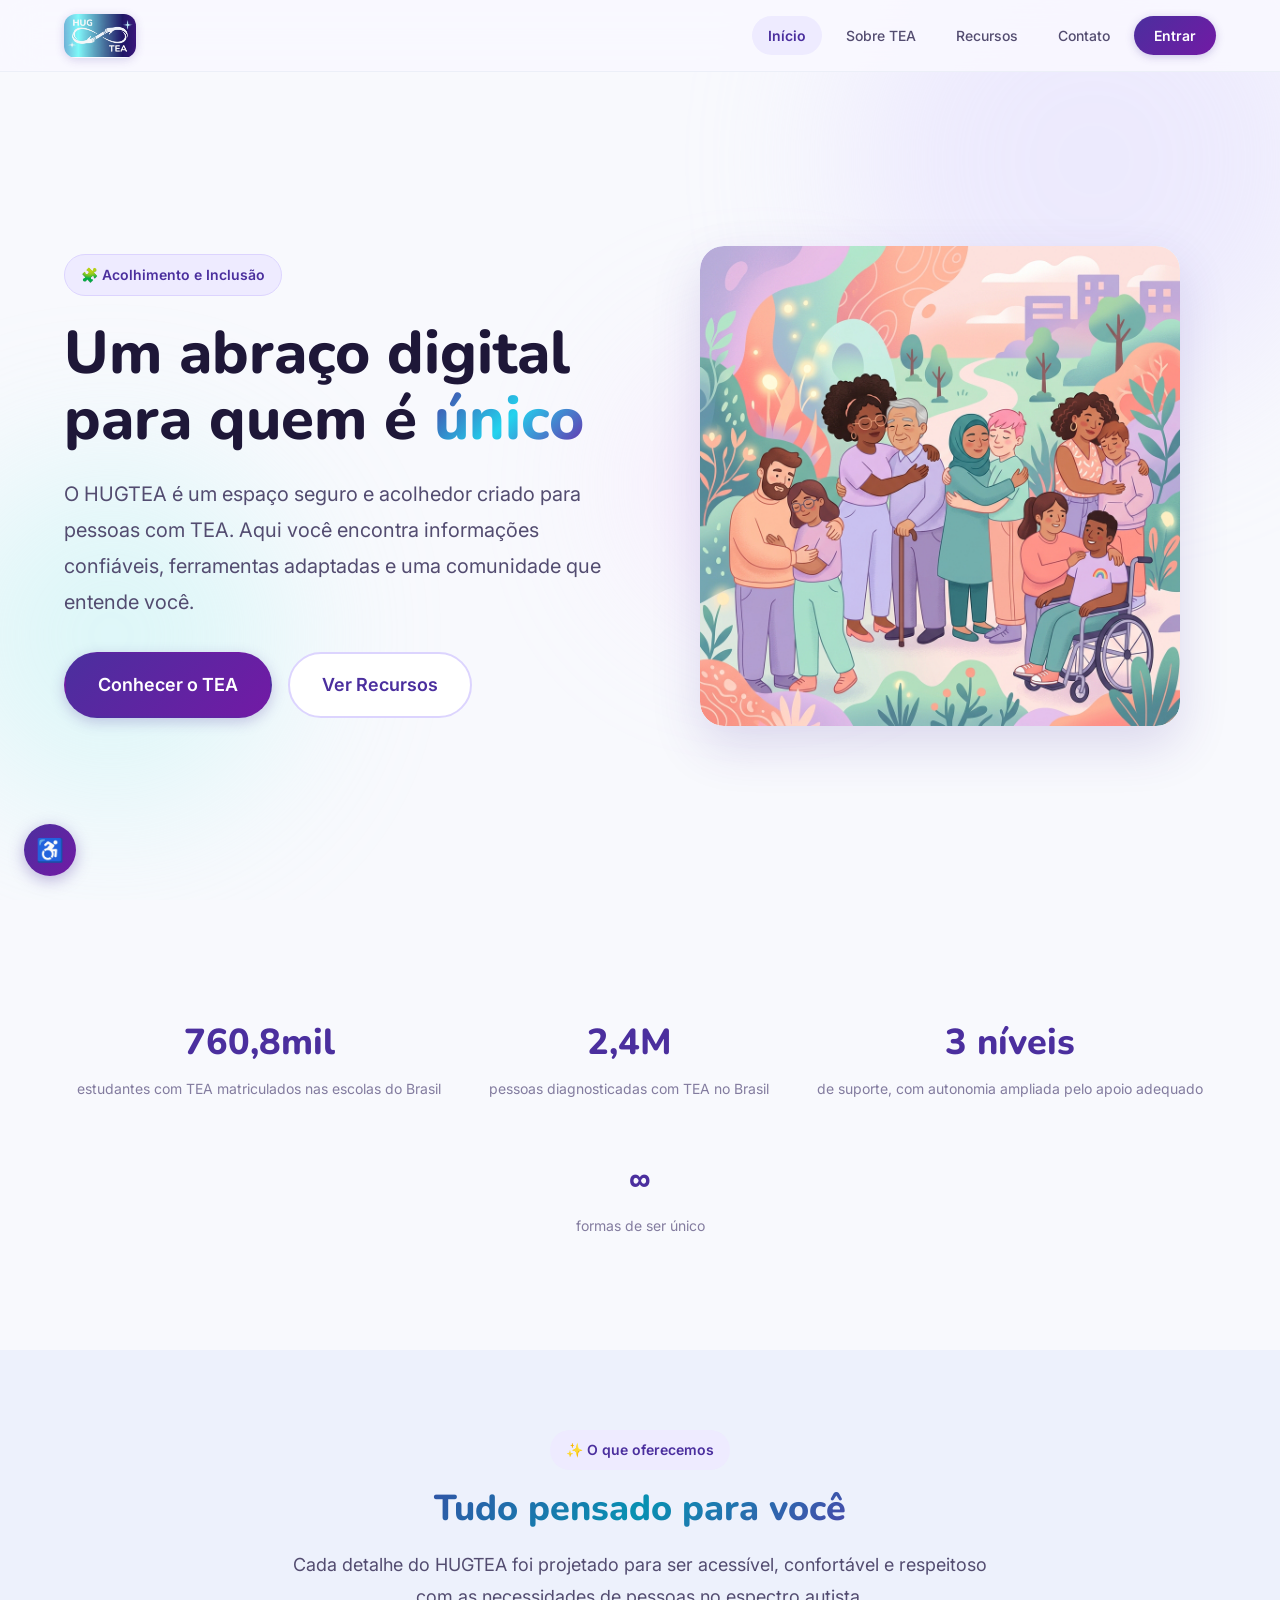
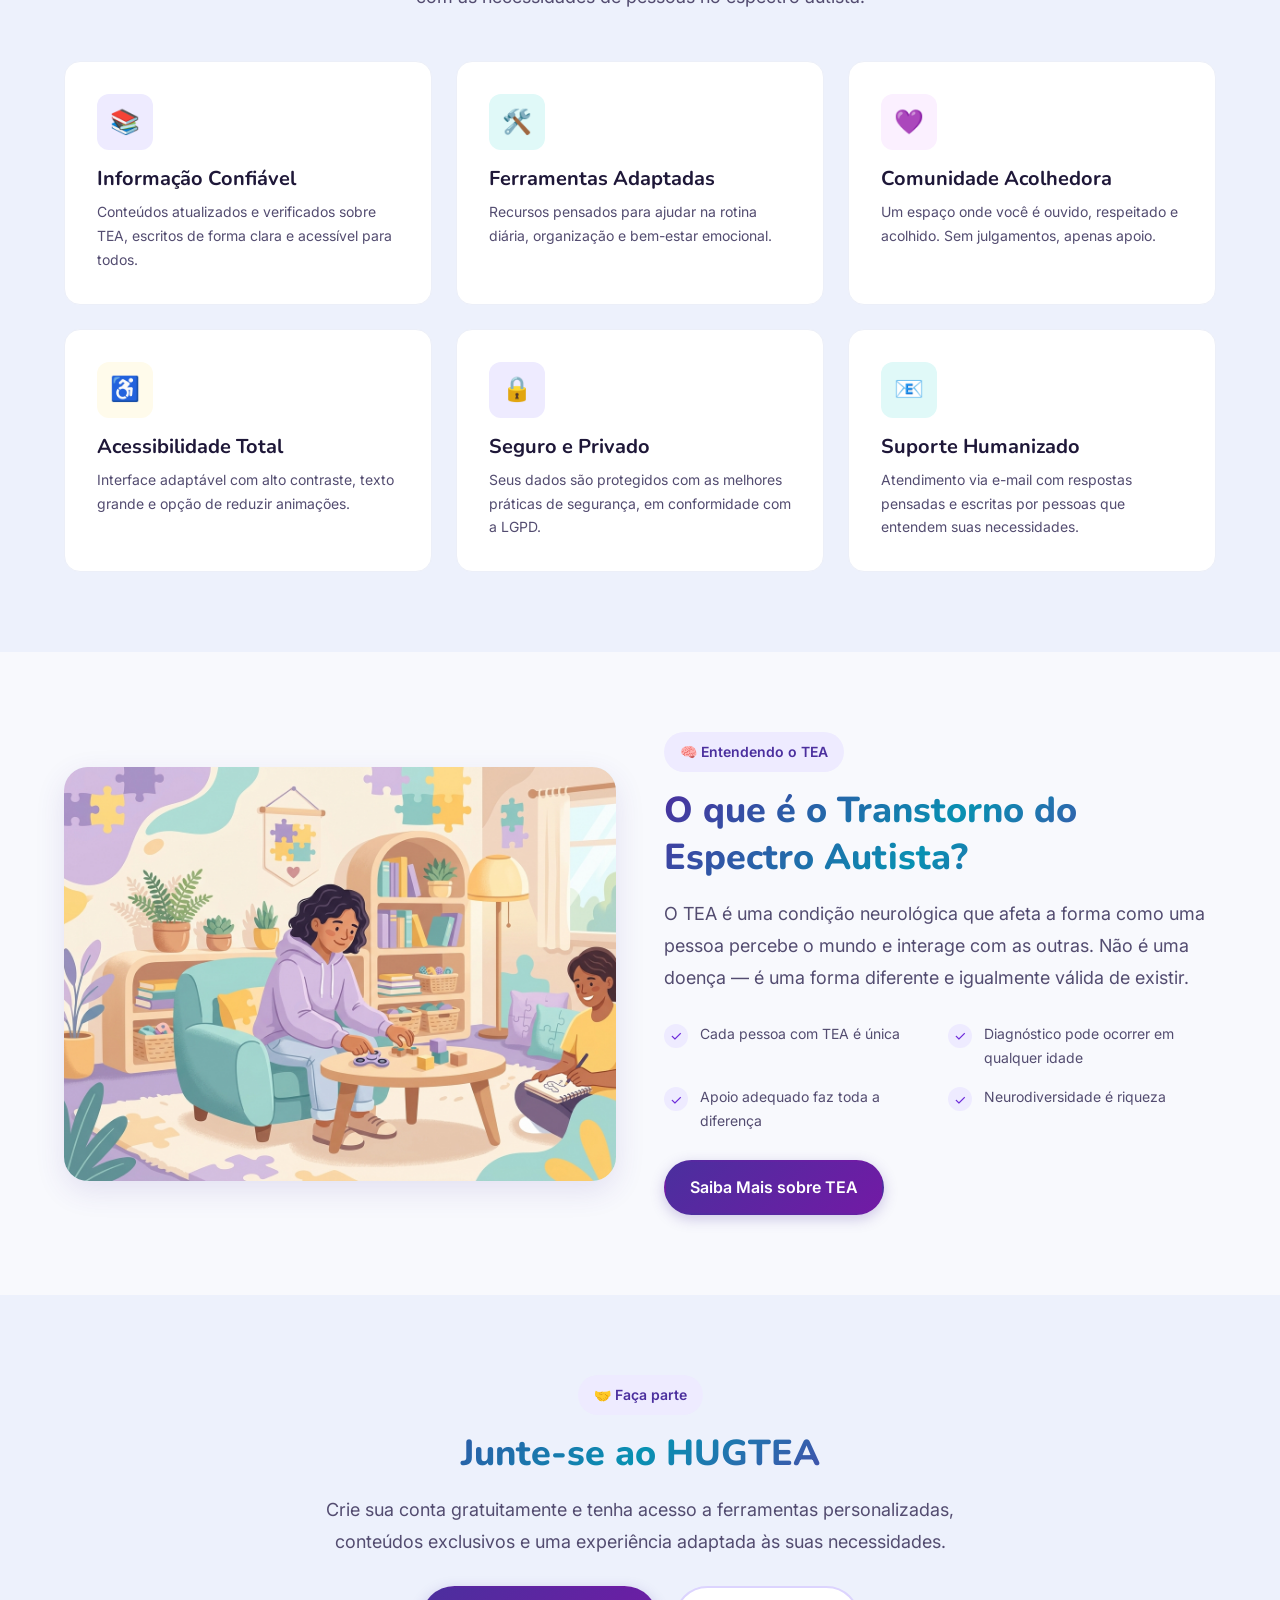
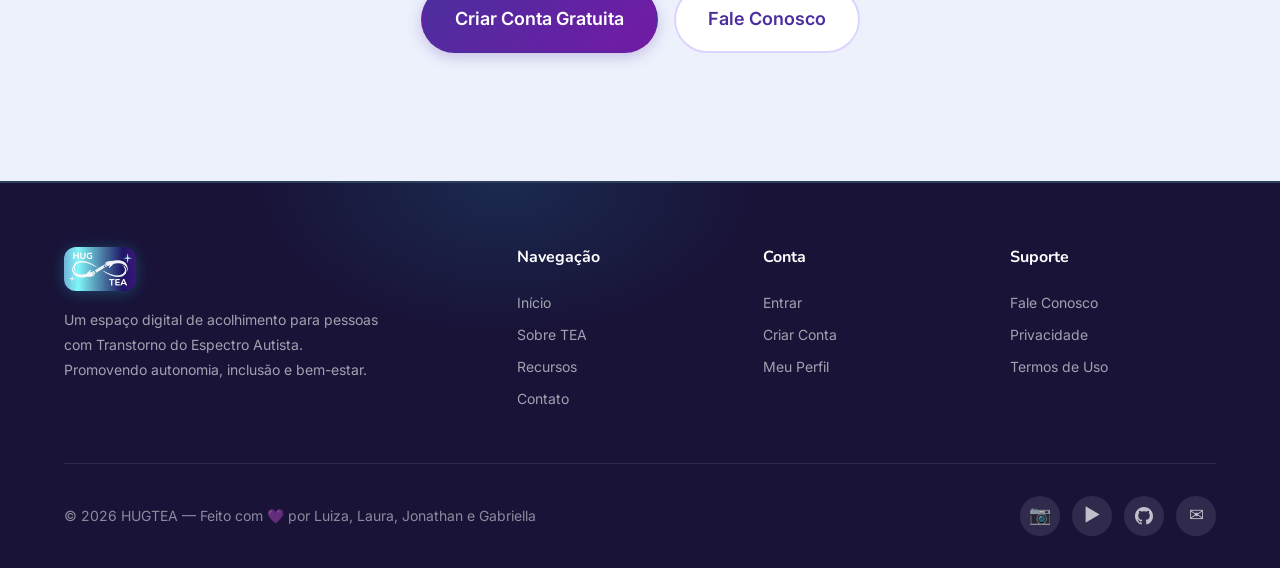
<file: index.html>
<!DOCTYPE html>
<html lang="pt-BR">
<head>
  <meta charset="UTF-8">
  <meta name="viewport" content="width=device-width, initial-scale=1.0">
  <meta name="description" content="HUGTEA — Site de acolhimento para pessoas com TEA (Transtorno do Espectro Autista). Informação, recursos e comunidade para promover autonomia e inclusão.">
  <meta name="keywords" content="TEA, autismo, acolhimento, inclusão, neurodiversidade, recursos, comunidade">
  <meta name="author" content="Luiza Martins, Laura Alves, Jonathan Correa, Gabriella Ribeiro">
  <title>HUGTEA — Acolhimento e Inclusão para Pessoas com TEA</title>
  <link rel="stylesheet" href="css/style.css?v=2">
  <link rel="icon" type="image/png" href="img/favicon.png">
</head>
<body>
  <!-- Loading Overlay -->
  <div class="loading-overlay" aria-hidden="true">
    <div class="loading-spinner"></div>
  </div>

  <!-- Skip Link (Acessibilidade) -->
  <a href="#main-content" class="skip-link">Pular para o conteúdo principal</a>

  <!-- ====== NAVBAR ====== -->
  <nav class="navbar" role="navigation" aria-label="Navegação principal">
    <div class="container">
      <a href="index.html" class="navbar__logo" aria-label="HUGTEA - Ir para página inicial">
        <img src="img/logo-banner.png" alt="HUGTEA" class="navbar__logo-img" style="height: 44px; width: auto;">
      </a>

      <div class="navbar__links" id="nav-links" role="menubar">
        <a href="index.html" class="navbar__link active" role="menuitem">Início</a>
        <a href="sobre-tea.html" class="navbar__link" role="menuitem">Sobre TEA</a>
        <a href="recursos.html" class="navbar__link" role="menuitem">Recursos</a>
        <a href="contato.html" class="navbar__link" role="menuitem">Contato</a>
        <a href="login.html" class="navbar__cta" role="menuitem">Entrar</a>
      </div>

      <button class="navbar__hamburger" aria-label="Abrir menu de navegação" aria-expanded="false" aria-controls="nav-links">
        <span></span>
        <span></span>
        <span></span>
      </button>
    </div>
  </nav>

  <!-- ====== HERO ====== -->
  <main id="main-content">
    <section class="hero" aria-labelledby="hero-title">
      <div class="hero__bg" aria-hidden="true">
        <div class="hero__bg-shape hero__bg-shape--1"></div>
        <div class="hero__bg-shape hero__bg-shape--2"></div>
        <div class="hero__bg-shape hero__bg-shape--3"></div>
      </div>

      <div class="container">
        <div class="hero__content">
          <div class="hero__badge">🧩 Acolhimento e Inclusão</div>
          <h1 class="hero__title" id="hero-title">
            Um abraço digital para quem é <span>único</span>
          </h1>
          <p class="hero__description">
            O HUGTEA é um espaço seguro e acolhedor criado para pessoas com TEA.
            Aqui você encontra informações confiáveis, ferramentas adaptadas e uma
            comunidade que entende você.
          </p>
          <div class="hero__actions">
            <a href="sobre-tea.html" class="btn btn--primary btn--large">
              Conhecer o TEA
            </a>
            <a href="recursos.html" class="btn btn--secondary btn--large">
              Ver Recursos
            </a>
          </div>
        </div>

        <div class="hero__visual">
          <div class="hero__illustration">
            <img src="img/hero.jpg" alt="Ilustração de pessoas diversas se abraçando e se apoiando em uma comunidade acolhedora" loading="eager">
          </div>
        </div>
      </div>
    </section>

    <!-- ====== ESTATÍSTICAS ====== -->
    <section class="section" aria-label="Estatísticas sobre TEA">
      <div class="container">
        <div class="stats animate-on-scroll">
          <div class="stat">
            <div class="stat__number">760,8mil</div>
            <div class="stat__label">estudantes com TEA matriculados nas escolas do Brasil</div>
          </div>
          <div class="stat">
            <div class="stat__number">2,4M</div>
            <div class="stat__label">pessoas diagnosticadas com TEA no Brasil</div>
          </div>
          <div class="stat">
            <div class="stat__number">3 níveis</div>
            <div class="stat__label">de suporte, com autonomia ampliada pelo apoio adequado</div>
          </div>
          <div class="stat">
            <div class="stat__number">∞</div>
            <div class="stat__label">formas de ser único</div>
          </div>
        </div>
      </div>
    </section>

    <!-- ====== O QUE FAZEMOS ====== -->
    <section class="section section--alt" aria-labelledby="features-title">
      <div class="container">
        <div class="section__header animate-on-scroll">
          <div class="section__badge">✨ O que oferecemos</div>
          <h2 class="section__title" id="features-title">Tudo pensado para você</h2>
          <p class="section__subtitle">
            Cada detalhe do HUGTEA foi projetado para ser acessível, confortável e
            respeitoso com as necessidades de pessoas no espectro autista.
          </p>
        </div>

        <div class="grid grid--3">
          <div class="card animate-on-scroll">
            <div class="card__icon card__icon--purple">📚</div>
            <h3 class="card__title">Informação Confiável</h3>
            <p class="card__text">
              Conteúdos atualizados e verificados sobre TEA, escritos de forma clara
              e acessível para todos.
            </p>
          </div>

          <div class="card animate-on-scroll">
            <div class="card__icon card__icon--teal">🛠️</div>
            <h3 class="card__title">Ferramentas Adaptadas</h3>
            <p class="card__text">
              Recursos pensados para ajudar na rotina diária, organização e bem-estar
              emocional.
            </p>
          </div>

          <div class="card animate-on-scroll">
            <div class="card__icon card__icon--pink">💜</div>
            <h3 class="card__title">Comunidade Acolhedora</h3>
            <p class="card__text">
              Um espaço onde você é ouvido, respeitado e acolhido. Sem julgamentos,
              apenas apoio.
            </p>
          </div>

          <div class="card animate-on-scroll">
            <div class="card__icon card__icon--warm">♿</div>
            <h3 class="card__title">Acessibilidade Total</h3>
            <p class="card__text">
              Interface adaptável com alto contraste, texto grande e opção de reduzir
              animações.
            </p>
          </div>

          <div class="card animate-on-scroll">
            <div class="card__icon card__icon--purple">🔒</div>
            <h3 class="card__title">Seguro e Privado</h3>
            <p class="card__text">
              Seus dados são protegidos com as melhores práticas de segurança, em
              conformidade com a LGPD.
            </p>
          </div>

          <div class="card animate-on-scroll">
            <div class="card__icon card__icon--teal">📧</div>
            <h3 class="card__title">Suporte Humanizado</h3>
            <p class="card__text">
              Atendimento via e-mail com respostas pensadas e escritas por pessoas
              que entendem suas necessidades.
            </p>
          </div>
        </div>
      </div>
    </section>

    <!-- ====== SOBRE NÓS (preview) ====== -->
    <section class="section" aria-labelledby="about-title">
      <div class="container">
        <div class="info-block animate-on-scroll">
          <div class="info-block__image">
            <img src="img/about-tea.jpg" alt="Ilustração de ambiente sensorial acolhedor com pessoas em atividades calmas">
          </div>
          <div>
            <div class="section__badge">🧠 Entendendo o TEA</div>
            <h2 class="section__title" id="about-title" style="text-align:left;">
              O que é o Transtorno do Espectro Autista?
            </h2>
            <p class="section__subtitle" style="text-align:left;">
              O TEA é uma condição neurológica que afeta a forma como uma pessoa percebe
              o mundo e interage com as outras. Não é uma doença — é uma forma diferente
              e igualmente válida de existir.
            </p>
            <br>
            <div class="feature-list">
              <div class="feature-item">
                <div class="feature-item__icon">✓</div>
                <span class="feature-item__text">Cada pessoa com TEA é única</span>
              </div>
              <div class="feature-item">
                <div class="feature-item__icon">✓</div>
                <span class="feature-item__text">Diagnóstico pode ocorrer em qualquer idade</span>
              </div>
              <div class="feature-item">
                <div class="feature-item__icon">✓</div>
                <span class="feature-item__text">Apoio adequado faz toda a diferença</span>
              </div>
              <div class="feature-item">
                <div class="feature-item__icon">✓</div>
                <span class="feature-item__text">Neurodiversidade é riqueza</span>
              </div>
            </div>
            <br>
            <a href="sobre-tea.html" class="btn btn--primary">Saiba Mais sobre TEA</a>
          </div>
        </div>
      </div>
    </section>

    <!-- ====== CTA ====== -->
    <section class="section section--alt" aria-labelledby="cta-title">
      <div class="container">
        <div class="section__header animate-on-scroll">
          <div class="section__badge">🤝 Faça parte</div>
          <h2 class="section__title" id="cta-title">Junte-se ao HUGTEA</h2>
          <p class="section__subtitle">
            Crie sua conta gratuitamente e tenha acesso a ferramentas personalizadas,
            conteúdos exclusivos e uma experiência adaptada às suas necessidades.
          </p>
          <br>
          <div style="display:flex;gap:1rem;justify-content:center;flex-wrap:wrap;">
            <a href="cadastro.html" class="btn btn--primary btn--large">Criar Conta Gratuita</a>
            <a href="contato.html" class="btn btn--secondary btn--large">Fale Conosco</a>
          </div>
        </div>
      </div>
    </section>
  </main>

  <!-- ====== FOOTER ====== -->
  <footer class="footer" role="contentinfo">
    <div class="container">
      <div class="footer__grid">
        <div>
          <a href="index.html" class="navbar__logo footer__logo" aria-label="HUGTEA - Ir para página inicial">
            <img src="img/logo-banner.png" alt="HUGTEA" class="navbar__logo-img" style="height: 44px; width: auto;">
          </a>
          <p class="footer__brand-text">
            Um espaço digital de acolhimento para pessoas com Transtorno do
            Espectro Autista. Promovendo autonomia, inclusão e bem-estar.
          </p>
        </div>

        <div>
          <h3 class="footer__title">Navegação</h3>
          <a href="index.html" class="footer__link">Início</a>
          <a href="sobre-tea.html" class="footer__link">Sobre TEA</a>
          <a href="recursos.html" class="footer__link">Recursos</a>
          <a href="contato.html" class="footer__link">Contato</a>
        </div>

        <div>
          <h3 class="footer__title">Conta</h3>
          <a href="login.html" class="footer__link">Entrar</a>
          <a href="cadastro.html" class="footer__link">Criar Conta</a>
          <a href="perfil.html" class="footer__link">Meu Perfil</a>
        </div>

        <div>
          <h3 class="footer__title">Suporte</h3>
          <a href="contato.html" class="footer__link">Fale Conosco</a>
          <a href="#" class="footer__link">Privacidade</a>
          <a href="#" class="footer__link">Termos de Uso</a>
        </div>
      </div>

      <div class="footer__bottom">
        <p class="footer__copyright">
          © 2026 HUGTEA — Feito com 💜 por Luiza, Laura, Jonathan e Gabriella
        </p>
        <div class="footer__social">
          <a href="https://www.instagram.com/hug_tea.official" target="_blank" rel="noopener noreferrer" class="footer__social-link" aria-label="Instagram do HUGTEA">📷</a>
          <a href="https://youtu.be/f0Kez30LeVw?si=CYZvBhBBBdosvKme" target="_blank" rel="noopener noreferrer" class="footer__social-link" aria-label="Vídeo do HUGTEA no YouTube">▶</a>
          <a href="https://github.com/luizasoaresmarttins/HUGTEA/" target="_blank" rel="noopener noreferrer" class="footer__social-link" aria-label="Repositório do HUGTEA no GitHub">
            <svg viewBox="0 0 16 16" width="18" height="18" fill="currentColor" aria-hidden="true"><path d="M8 0C3.58 0 0 3.58 0 8c0 3.54 2.29 6.53 5.47 7.59.4.07.55-.17.55-.38 0-.19-.01-.82-.01-1.49-2.01.37-2.53-.49-2.69-.94-.09-.23-.48-.94-.82-1.13-.28-.15-.68-.52-.01-.53.63-.01 1.08.58 1.23.82.72 1.21 1.87.87 2.33.66.07-.52.28-.87.51-1.07-1.78-.2-3.64-.89-3.64-3.95 0-.87.31-1.59.82-2.15-.08-.2-.36-1.02.08-2.12 0 0 .67-.21 2.2.82.64-.18 1.32-.27 2-.27.68 0 1.36.09 2 .27 1.53-1.04 2.2-.82 2.2-.82.44 1.1.16 1.92.08 2.12.51.56.82 1.27.82 2.15 0 3.07-1.87 3.75-3.65 3.95.29.25.54.73.54 1.48 0 1.07-.01 1.93-.01 2.2 0 .21.15.46.55.38A8.013 8.013 0 0016 8c0-4.42-3.58-8-8-8z"/></svg>
          </a>
          <a href="mailto:hugtea.oficial@gmail.com" class="footer__social-link" aria-label="E-mail">✉</a>
        </div>
      </div>
    </div>
  </footer>

  <!-- ====== WIDGET DE ACESSIBILIDADE ====== -->
  <div class="a11y-widget" aria-label="Opções de acessibilidade">
    <button class="a11y-widget__toggle" aria-label="Abrir opções de acessibilidade" aria-expanded="false">
      ♿
    </button>
    <div class="a11y-widget__panel" role="dialog" aria-label="Painel de acessibilidade">
      <div class="a11y-widget__title">♿ Acessibilidade</div>

      <div class="a11y-widget__option">
        <span class="a11y-widget__option-label">Alto Contraste</span>
        <label class="toggle">
          <input type="checkbox" id="toggle-high-contrast">
          <span class="toggle__slider"></span>
        </label>
      </div>

      <div class="a11y-widget__option">
        <span class="a11y-widget__option-label">Texto Grande</span>
        <label class="toggle">
          <input type="checkbox" id="toggle-large-text">
          <span class="toggle__slider"></span>
        </label>
      </div>

      <div class="a11y-widget__option">
        <span class="a11y-widget__option-label">Reduzir Animações</span>
        <label class="toggle">
          <input type="checkbox" id="toggle-reduced-motion">
          <span class="toggle__slider"></span>
        </label>
      </div>
    </div>
  </div>

  <script src="js/main.js"></script>
</body>
</html>
</file>
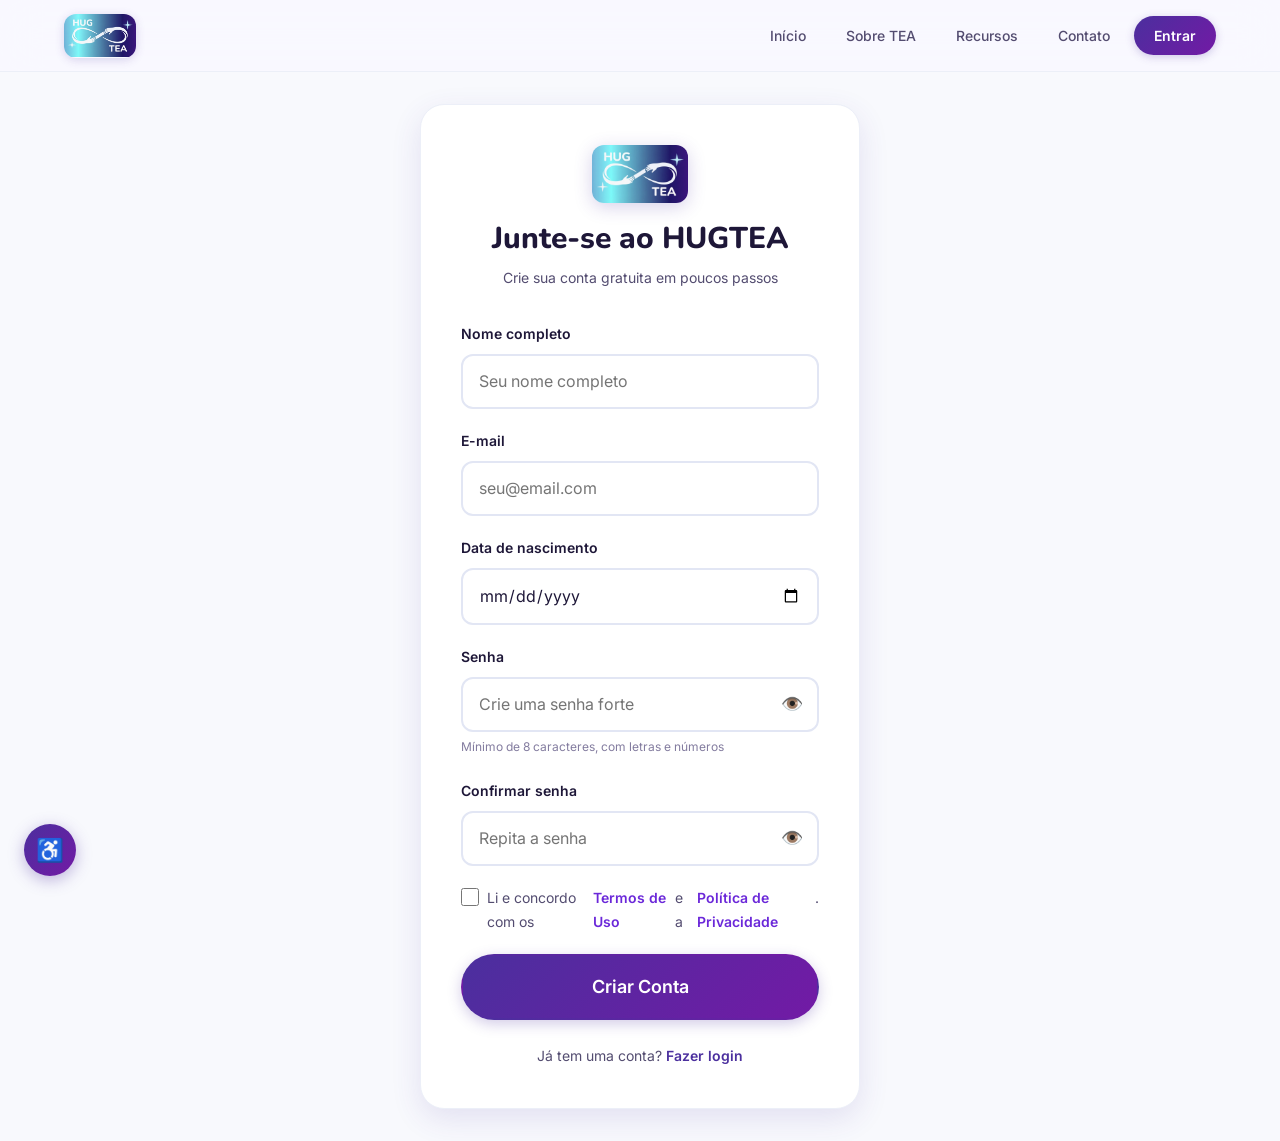
<file: cadastro.html>
<!DOCTYPE html>
<html lang="pt-BR">
<head>
  <meta charset="UTF-8">
  <meta name="viewport" content="width=device-width, initial-scale=1.0">
  <meta name="description" content="Crie sua conta gratuita no HUGTEA e tenha acesso a funcionalidades personalizadas.">
  <title>Criar Conta — HUGTEA</title>
  <link rel="stylesheet" href="css/style.css?v=2">
  <link rel="icon" type="image/png" href="img/favicon.png">
</head>
<body>
  <div class="loading-overlay" aria-hidden="true"><div class="loading-spinner"></div></div>
  <a href="#main-content" class="skip-link">Pular para o conteúdo principal</a>

  <!-- NAVBAR -->
  <nav class="navbar" role="navigation" aria-label="Navegação principal">
    <div class="container">
      <a href="index.html" class="navbar__logo" aria-label="HUGTEA - Ir para página inicial">
        <img src="img/logo-banner.png" alt="HUGTEA" class="navbar__logo-img" style="height: 44px; width: auto;">
      </a>
      <div class="navbar__links" id="nav-links">
        <a href="index.html" class="navbar__link">Início</a>
        <a href="sobre-tea.html" class="navbar__link">Sobre TEA</a>
        <a href="recursos.html" class="navbar__link">Recursos</a>
        <a href="contato.html" class="navbar__link">Contato</a>
        <a href="login.html" class="navbar__cta">Entrar</a>
      </div>
      <button class="navbar__hamburger" aria-label="Abrir menu" aria-expanded="false" aria-controls="nav-links">
        <span></span><span></span><span></span>
      </button>
    </div>
  </nav>

  <main id="main-content">
    <div class="auth-page">
      <div class="auth-card animate-on-scroll">
        <div class="auth-card__header">
          <div class="auth-card__logo">
            <img src="img/logo-banner.png" alt="HUGTEA">
          </div>
          <h1 class="auth-card__title">Junte-se ao HUGTEA</h1>
          <p class="auth-card__subtitle">Crie sua conta gratuita em poucos passos</p>
        </div>

        <form id="register-form" novalidate>
          <div class="form-group" id="reg-group-name">
            <label for="reg-name" class="form-label">Nome completo</label>
            <input type="text" id="reg-name" class="form-input" placeholder="Seu nome completo" required autocomplete="name">
            <span class="form-error">Por favor, informe seu nome (mínimo 2 caracteres).</span>
          </div>

          <div class="form-group" id="reg-group-email">
            <label for="reg-email" class="form-label">E-mail</label>
            <input type="email" id="reg-email" class="form-input" placeholder="seu@email.com" required autocomplete="email">
            <span class="form-error">Por favor, informe um e-mail válido.</span>
          </div>

          <div class="form-group" id="reg-group-birthdate">
            <label for="reg-birthdate" class="form-label">Data de nascimento</label>
            <input type="date" id="reg-birthdate" class="form-input" required>
            <span class="form-error">Por favor, informe sua data de nascimento.</span>
          </div>

          <div class="form-group" id="reg-group-password">
            <label for="reg-password" class="form-label">Senha</label>
            <div class="password-wrapper">
              <input type="password" id="reg-password" class="form-input" placeholder="Crie uma senha forte" required autocomplete="new-password" minlength="8">
              <button type="button" class="password-toggle" onclick="togglePassword('reg-password', this)" aria-label="Mostrar senha">👁️</button>
            </div>
            <span class="form-error">A senha deve ter no mínimo 8 caracteres.</span>
            <span class="form-helper">Mínimo de 8 caracteres, com letras e números</span>
          </div>

          <div class="form-group" id="reg-group-confirm">
            <label for="reg-confirm" class="form-label">Confirmar senha</label>
            <div class="password-wrapper">
              <input type="password" id="reg-confirm" class="form-input" placeholder="Repita a senha" required autocomplete="new-password">
              <button type="button" class="password-toggle" onclick="togglePassword('reg-confirm', this)" aria-label="Mostrar senha">👁️</button>
            </div>
            <span class="form-error">As senhas não coincidem.</span>
          </div>

          <!-- Indicador de força da senha -->
          <div id="password-strength" style="margin-bottom:var(--sp-5);display:none;">
            <div style="display:flex;gap:var(--sp-1);margin-bottom:var(--sp-1);">
              <div id="str-bar-1" style="flex:1;height:4px;border-radius:2px;background:var(--clr-border);transition:background var(--transition-fast);"></div>
              <div id="str-bar-2" style="flex:1;height:4px;border-radius:2px;background:var(--clr-border);transition:background var(--transition-fast);"></div>
              <div id="str-bar-3" style="flex:1;height:4px;border-radius:2px;background:var(--clr-border);transition:background var(--transition-fast);"></div>
              <div id="str-bar-4" style="flex:1;height:4px;border-radius:2px;background:var(--clr-border);transition:background var(--transition-fast);"></div>
            </div>
            <span id="str-text" style="font-size:var(--fs-xs);color:var(--clr-text-muted);"></span>
          </div>

          <div class="form-group">
            <label style="display:flex;align-items:flex-start;gap:var(--sp-2);font-size:var(--fs-sm);color:var(--clr-text-secondary);cursor:pointer;">
              <input type="checkbox" id="reg-terms" required style="width:18px;height:18px;accent-color:var(--clr-primary-500);margin-top:2px;flex-shrink:0;">
              Li e concordo com os <a href="#" style="font-weight:600;">Termos de Uso</a> e a <a href="#" style="font-weight:600;">Política de Privacidade</a>.
            </label>
          </div>

          <button type="submit" class="btn btn--primary btn--large" style="width:100%;">
            Criar Conta
          </button>
        </form>

        <div class="auth-card__footer">
          Já tem uma conta? <a href="login.html">Fazer login</a>
        </div>
      </div>
    </div>
  </main>

  <!-- ACESSIBILIDADE -->
  <div class="a11y-widget" aria-label="Opções de acessibilidade">
    <button class="a11y-widget__toggle" aria-label="Abrir opções de acessibilidade" aria-expanded="false">♿</button>
    <div class="a11y-widget__panel" role="dialog" aria-label="Painel de acessibilidade">
      <div class="a11y-widget__title">♿ Acessibilidade</div>
      <div class="a11y-widget__option">
        <span class="a11y-widget__option-label">Alto Contraste</span>
        <label class="toggle"><input type="checkbox" id="toggle-high-contrast"><span class="toggle__slider"></span></label>
      </div>
      <div class="a11y-widget__option">
        <span class="a11y-widget__option-label">Texto Grande</span>
        <label class="toggle"><input type="checkbox" id="toggle-large-text"><span class="toggle__slider"></span></label>
      </div>
      <div class="a11y-widget__option">
        <span class="a11y-widget__option-label">Reduzir Animações</span>
        <label class="toggle"><input type="checkbox" id="toggle-reduced-motion"><span class="toggle__slider"></span></label>
      </div>
    </div>
  </div>

  <script src="js/main.js"></script>
  <script>
    function togglePassword(inputId, btn) {
      const input = document.getElementById(inputId);
      if (input.type === 'password') {
        input.type = 'text';
        btn.textContent = '🙈';
        btn.setAttribute('aria-label', 'Ocultar senha');
      } else {
        input.type = 'password';
        btn.textContent = '👁️';
        btn.setAttribute('aria-label', 'Mostrar senha');
      }
    }

    // Indicador de força da senha
    const regPassword = document.getElementById('reg-password');
    const strengthDisplay = document.getElementById('password-strength');
    const strText = document.getElementById('str-text');

    if (regPassword) {
      regPassword.addEventListener('input', () => {
        const val = regPassword.value;
        if (val.length === 0) {
          strengthDisplay.style.display = 'none';
          return;
        }
        strengthDisplay.style.display = 'block';

        let score = 0;
        if (val.length >= 8) score++;
        if (/[a-z]/.test(val) && /[A-Z]/.test(val)) score++;
        if (/\d/.test(val)) score++;
        if (/[^a-zA-Z0-9]/.test(val)) score++;

        const colors = ['var(--clr-error)', 'var(--clr-warning)', 'var(--clr-warm-400)', 'var(--clr-success)'];
        const labels = ['Fraca', 'Regular', 'Boa', 'Forte'];

        for (let i = 1; i <= 4; i++) {
          const bar = document.getElementById(`str-bar-${i}`);
          bar.style.background = i <= score ? colors[score - 1] : 'var(--clr-border)';
        }
        strText.textContent = `Força: ${labels[score - 1] || 'Muito fraca'}`;
        strText.style.color = colors[score - 1] || 'var(--clr-text-muted)';
      });
    }

    // Validação do cadastro
    const registerForm = document.getElementById('register-form');
    if (registerForm) {
      registerForm.addEventListener('submit', function(e) {
        e.preventDefault();
        let isValid = true;

        // Nome
        const name = document.getElementById('reg-name');
        const gName = document.getElementById('reg-group-name');
        if (!name.value.trim() || name.value.trim().length < 2) {
          gName.classList.add('error'); isValid = false;
        } else { gName.classList.remove('error'); }

        // Email
        const email = document.getElementById('reg-email');
        const gEmail = document.getElementById('reg-group-email');
        if (!/^[^\s@]+@[^\s@]+\.[^\s@]+$/.test(email.value.trim())) {
          gEmail.classList.add('error'); isValid = false;
        } else { gEmail.classList.remove('error'); }

        // Data de nascimento
        const birthdate = document.getElementById('reg-birthdate');
        const gBirth = document.getElementById('reg-group-birthdate');
        if (!birthdate.value) {
          gBirth.classList.add('error'); isValid = false;
        } else { gBirth.classList.remove('error'); }

        // Senha
        const password = document.getElementById('reg-password');
        const gPass = document.getElementById('reg-group-password');
        if (password.value.length < 8) {
          gPass.classList.add('error'); isValid = false;
        } else { gPass.classList.remove('error'); }

        // Confirmar senha
        const confirm = document.getElementById('reg-confirm');
        const gConfirm = document.getElementById('reg-group-confirm');
        if (confirm.value !== password.value || !confirm.value) {
          gConfirm.classList.add('error'); isValid = false;
        } else { gConfirm.classList.remove('error'); }

        // Termos
        const terms = document.getElementById('reg-terms');
        if (!terms.checked) {
          isValid = false;
          showToast('Por favor, aceite os Termos de Uso.', 'warning');
          return;
        }

        if (isValid) {
          const userData = {
            name: name.value.trim(),
            email: email.value.trim(),
            birthdate: birthdate.value,
            loggedIn: true,
            registrationDate: new Date().toISOString()
          };
          localStorage.setItem('hugtea-user', JSON.stringify(userData));

          showToast('Conta criada com sucesso! Bem-vindo ao HUGTEA! 🎉', 'success', 5000);
          setTimeout(() => {
            window.location.href = 'perfil.html';
          }, 2000);
        } else {
          showToast('Por favor, corrija os campos destacados.', 'error');
        }
      });

      registerForm.querySelectorAll('input').forEach(field => {
        field.addEventListener('input', () => {
          field.closest('.form-group')?.classList.remove('error');
        });
      });
    }
  </script>
</body>
</html>
</file>
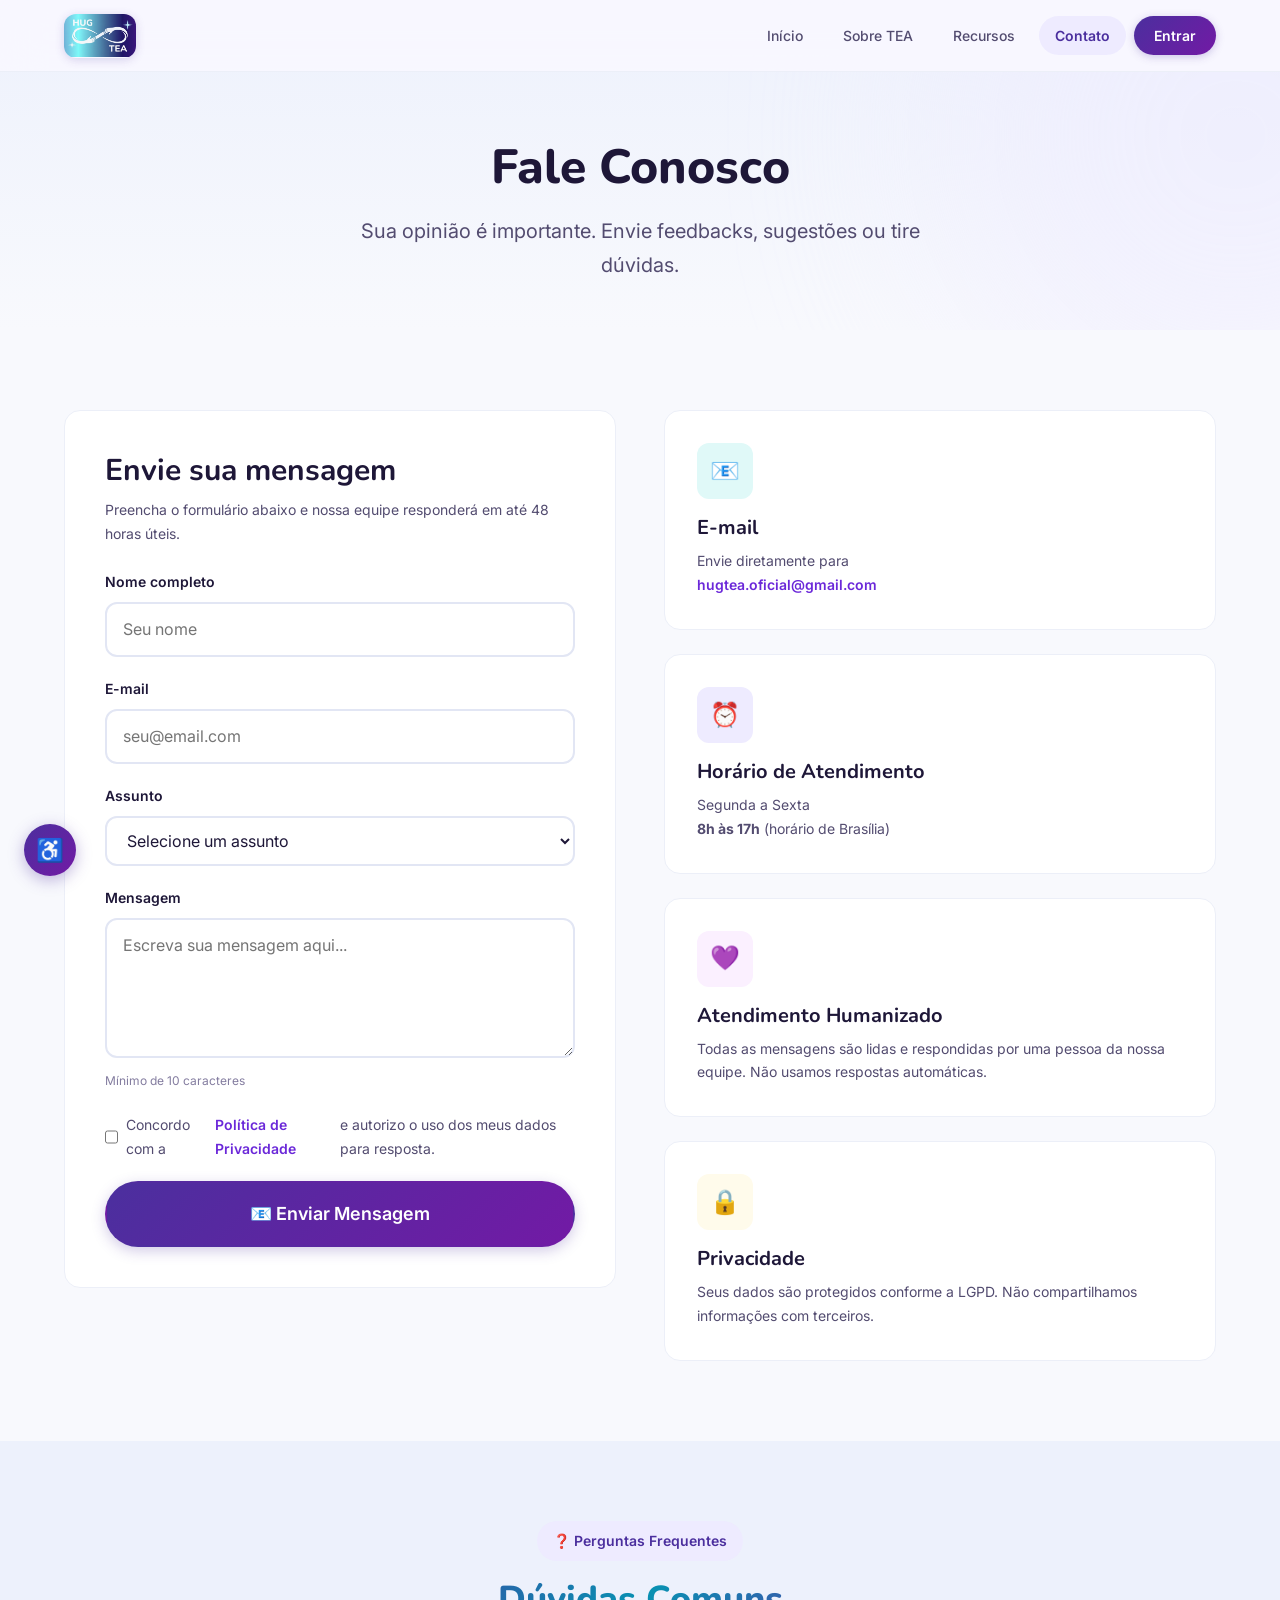
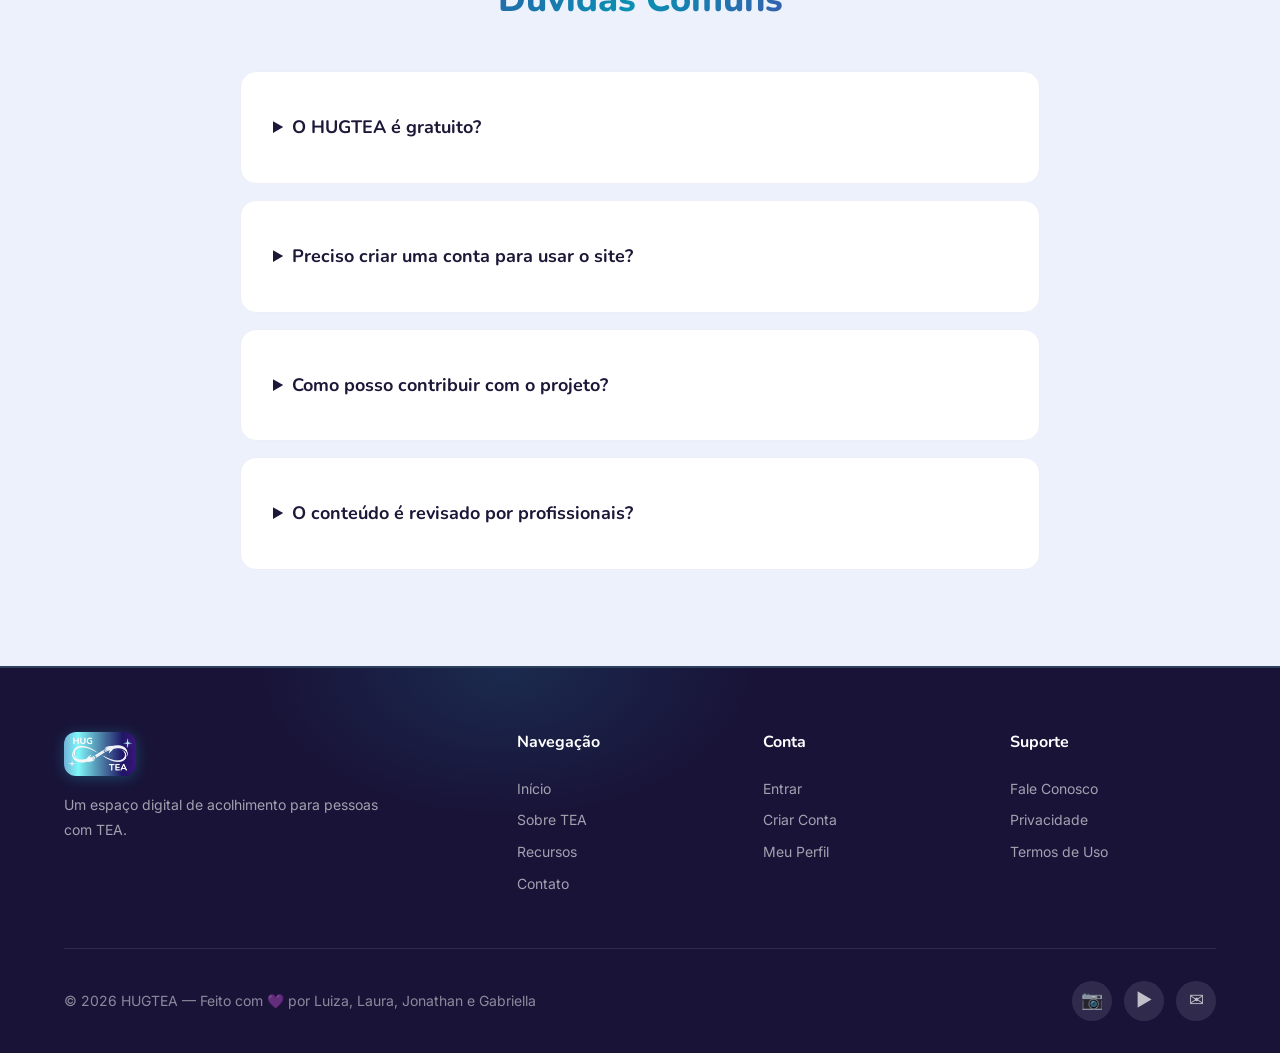
<file: contato.html>
<!DOCTYPE html>
<html lang="pt-BR">
<head>
  <meta charset="UTF-8">
  <meta name="viewport" content="width=device-width, initial-scale=1.0">
  <meta name="description" content="Entre em contato com a equipe HUGTEA. Envie feedbacks, sugestões ou tire dúvidas sobre TEA.">
  <title>Contato — HUGTEA</title>
  <link rel="stylesheet" href="css/style.css?v=2">
  <link rel="icon" type="image/png" href="img/favicon.png">
</head>
<body>
  <div class="loading-overlay" aria-hidden="true"><div class="loading-spinner"></div></div>
  <a href="#main-content" class="skip-link">Pular para o conteúdo principal</a>

  <!-- NAVBAR -->
  <nav class="navbar" role="navigation" aria-label="Navegação principal">
    <div class="container">
      <a href="index.html" class="navbar__logo" aria-label="HUGTEA - Ir para página inicial">
        <img src="img/logo-banner.png" alt="HUGTEA" class="navbar__logo-img" style="height: 44px; width: auto;">
      </a>
      <div class="navbar__links" id="nav-links">
        <a href="index.html" class="navbar__link">Início</a>
        <a href="sobre-tea.html" class="navbar__link">Sobre TEA</a>
        <a href="recursos.html" class="navbar__link">Recursos</a>
        <a href="contato.html" class="navbar__link active">Contato</a>
        <a href="login.html" class="navbar__cta">Entrar</a>
      </div>
      <button class="navbar__hamburger" aria-label="Abrir menu" aria-expanded="false" aria-controls="nav-links">
        <span></span><span></span><span></span>
      </button>
    </div>
  </nav>

  <main id="main-content">
    <!-- PAGE HEADER -->
    <section class="page-header" aria-labelledby="page-title">
      <div class="container">
        <h1 class="page-header__title" id="page-title">Fale Conosco</h1>
        <p class="page-header__subtitle">
          Sua opinião é importante. Envie feedbacks, sugestões ou tire dúvidas.
        </p>
      </div>
    </section>

    <!-- CONTATO -->
    <section class="section">
      <div class="container">
        <div style="display:grid;grid-template-columns:1fr 1fr;gap:var(--sp-12);align-items:start;">

          <!-- Formulário -->
          <div class="animate-on-scroll">
            <div class="card" style="padding:var(--sp-10);">
              <h2 style="font-family:var(--font-display);font-size:var(--fs-2xl);font-weight:700;margin-bottom:var(--sp-2);">
                Envie sua mensagem
              </h2>
              <p style="font-size:var(--fs-sm);color:var(--clr-text-secondary);margin-bottom:var(--sp-6);">
                Preencha o formulário abaixo e nossa equipe responderá em até 48 horas úteis.
              </p>

              <form id="contact-form" action="https://formsubmit.co/hugtea.oficial@gmail.com" method="POST" novalidate>
                <!-- Honeypot anti-spam (não remover; fica oculto para usuários) -->
                <input type="text" name="_honey" tabindex="-1" autocomplete="off" aria-hidden="true" style="position:absolute;left:-9999px;width:1px;height:1px;opacity:0;">
                <div class="form-group" id="group-name">
                  <label for="contact-name" class="form-label">Nome completo</label>
                  <input type="text" id="contact-name" class="form-input" placeholder="Seu nome" required autocomplete="name">
                  <span class="form-error">Por favor, informe seu nome.</span>
                </div>

                <div class="form-group" id="group-email">
                  <label for="contact-email" class="form-label">E-mail</label>
                  <input type="email" id="contact-email" class="form-input" placeholder="seu@email.com" required autocomplete="email">
                  <span class="form-error">Por favor, informe um e-mail válido.</span>
                </div>

                <div class="form-group" id="group-subject">
                  <label for="contact-subject" class="form-label">Assunto</label>
                  <select id="contact-subject" class="form-select" required>
                    <option value="">Selecione um assunto</option>
                    <option value="feedback">Feedback sobre o site</option>
                    <option value="sugestao">Sugestão de conteúdo</option>
                    <option value="duvida">Dúvida sobre TEA</option>
                    <option value="problema">Reportar um problema</option>
                    <option value="outro">Outro assunto</option>
                  </select>
                  <span class="form-error">Por favor, selecione um assunto.</span>
                </div>

                <div class="form-group" id="group-message">
                  <label for="contact-message" class="form-label">Mensagem</label>
                  <textarea id="contact-message" class="form-textarea" placeholder="Escreva sua mensagem aqui..." required></textarea>
                  <span class="form-error">Por favor, escreva sua mensagem.</span>
                  <span class="form-helper">Mínimo de 10 caracteres</span>
                </div>

                <div class="form-group">
                  <label style="display:flex;align-items:center;gap:var(--sp-2);font-size:var(--fs-sm);color:var(--clr-text-secondary);cursor:pointer;">
                    <input type="checkbox" id="contact-consent" required style="width:18px;height:18px;accent-color:var(--clr-primary-500);">
                    Concordo com a <a href="#" style="font-weight:600;">Política de Privacidade</a> e autorizo o uso dos meus dados para resposta.
                  </label>
                </div>

                <button type="submit" id="contact-submit" class="btn btn--primary btn--large" style="width:100%;">
                  📧 Enviar Mensagem
                </button>
              </form>
            </div>
          </div>

          <!-- Info lateral -->
          <div class="animate-on-scroll">
            <!-- Canais -->
            <div class="card" style="margin-bottom:var(--sp-6);">
              <div class="card__icon card__icon--teal">📧</div>
              <h3 class="card__title">E-mail</h3>
              <p class="card__text">
                Envie diretamente para<br>
                <a href="mailto:hugtea.oficial@gmail.com" style="font-weight:600;">hugtea.oficial@gmail.com</a>
              </p>
            </div>

            <div class="card" style="margin-bottom:var(--sp-6);">
              <div class="card__icon card__icon--purple">⏰</div>
              <h3 class="card__title">Horário de Atendimento</h3>
              <p class="card__text">
                Segunda a Sexta<br>
                <strong>8h às 17h</strong> (horário de Brasília)
              </p>
            </div>

            <div class="card" style="margin-bottom:var(--sp-6);">
              <div class="card__icon card__icon--pink">💜</div>
              <h3 class="card__title">Atendimento Humanizado</h3>
              <p class="card__text">
                Todas as mensagens são lidas e respondidas por uma pessoa da nossa equipe.
                Não usamos respostas automáticas.
              </p>
            </div>

            <div class="card">
              <div class="card__icon card__icon--warm">🔒</div>
              <h3 class="card__title">Privacidade</h3>
              <p class="card__text">
                Seus dados são protegidos conforme a LGPD. Não compartilhamos
                informações com terceiros.
              </p>
            </div>
          </div>
        </div>
      </div>
    </section>

    <!-- FAQ -->
    <section class="section section--alt" aria-labelledby="faq-title">
      <div class="container">
        <div class="section__header animate-on-scroll">
          <div class="section__badge">❓ Perguntas Frequentes</div>
          <h2 class="section__title" id="faq-title">Dúvidas Comuns</h2>
        </div>

        <div style="max-width:800px;margin:0 auto;" class="animate-on-scroll">
          <details class="card" style="margin-bottom:var(--sp-4);cursor:pointer;">
            <summary style="font-family:var(--font-display);font-weight:700;font-size:var(--fs-md);padding:var(--sp-2) 0;">
              O HUGTEA é gratuito?
            </summary>
            <p style="margin-top:var(--sp-3);color:var(--clr-text-secondary);line-height:1.8;">
              Sim! O HUGTEA é 100% gratuito. Nosso objetivo é oferecer acesso à informação
              e ferramentas para todas as pessoas, sem nenhum custo.
            </p>
          </details>

          <details class="card" style="margin-bottom:var(--sp-4);cursor:pointer;">
            <summary style="font-family:var(--font-display);font-weight:700;font-size:var(--fs-md);padding:var(--sp-2) 0;">
              Preciso criar uma conta para usar o site?
            </summary>
            <p style="margin-top:var(--sp-3);color:var(--clr-text-secondary);line-height:1.8;">
              Não. Você pode navegar por todo o conteúdo sem criar conta. O cadastro é
              opcional e oferece funcionalidades extras como personalização de perfil.
            </p>
          </details>

          <details class="card" style="margin-bottom:var(--sp-4);cursor:pointer;">
            <summary style="font-family:var(--font-display);font-weight:700;font-size:var(--fs-md);padding:var(--sp-2) 0;">
              Como posso contribuir com o projeto?
            </summary>
            <p style="margin-top:var(--sp-3);color:var(--clr-text-secondary);line-height:1.8;">
              Você pode contribuir enviando feedbacks, sugestões de conteúdo ou reportando
              problemas pelo formulário acima. Toda contribuição é muito valiosa!
            </p>
          </details>

          <details class="card" style="margin-bottom:var(--sp-4);cursor:pointer;">
            <summary style="font-family:var(--font-display);font-weight:700;font-size:var(--fs-md);padding:var(--sp-2) 0;">
              O conteúdo é revisado por profissionais?
            </summary>
            <p style="margin-top:var(--sp-3);color:var(--clr-text-secondary);line-height:1.8;">
              Sim. Todo conteúdo publicado no HUGTEA é pesquisado em fontes confiáveis
              e revisado pela equipe antes da publicação. Não publicamos informações
              sem verificação.
            </p>
          </details>
        </div>
      </div>
    </section>
  </main>

  <!-- FOOTER -->
  <footer class="footer" role="contentinfo">
    <div class="container">
      <div class="footer__grid">
        <div>
          <a href="index.html" class="navbar__logo footer__logo" aria-label="HUGTEA - Ir para página inicial">
            <img src="img/logo-banner.png" alt="HUGTEA" class="navbar__logo-img" style="height: 44px; width: auto;">
          </a>
          <p class="footer__brand-text">Um espaço digital de acolhimento para pessoas com TEA.</p>
        </div>
        <div>
          <h3 class="footer__title">Navegação</h3>
          <a href="index.html" class="footer__link">Início</a>
          <a href="sobre-tea.html" class="footer__link">Sobre TEA</a>
          <a href="recursos.html" class="footer__link">Recursos</a>
          <a href="contato.html" class="footer__link">Contato</a>
        </div>
        <div>
          <h3 class="footer__title">Conta</h3>
          <a href="login.html" class="footer__link">Entrar</a>
          <a href="cadastro.html" class="footer__link">Criar Conta</a>
          <a href="perfil.html" class="footer__link">Meu Perfil</a>
        </div>
        <div>
          <h3 class="footer__title">Suporte</h3>
          <a href="contato.html" class="footer__link">Fale Conosco</a>
          <a href="#" class="footer__link">Privacidade</a>
          <a href="#" class="footer__link">Termos de Uso</a>
        </div>
      </div>
      <div class="footer__bottom">
        <p class="footer__copyright">© 2026 HUGTEA — Feito com 💜 por Luiza, Laura, Jonathan e Gabriella</p>
        <div class="footer__social">
          <a href="#" class="footer__social-link" aria-label="Instagram">📷</a>
          <a href="#" class="footer__social-link" aria-label="YouTube">▶</a>
          <a href="mailto:hugtea.oficial@gmail.com" class="footer__social-link" aria-label="E-mail">✉</a>
        </div>
      </div>
    </div>
  </footer>

  <!-- ACESSIBILIDADE -->
  <div class="a11y-widget" aria-label="Opções de acessibilidade">
    <button class="a11y-widget__toggle" aria-label="Abrir opções de acessibilidade" aria-expanded="false">♿</button>
    <div class="a11y-widget__panel" role="dialog" aria-label="Painel de acessibilidade">
      <div class="a11y-widget__title">♿ Acessibilidade</div>
      <div class="a11y-widget__option">
        <span class="a11y-widget__option-label">Alto Contraste</span>
        <label class="toggle"><input type="checkbox" id="toggle-high-contrast"><span class="toggle__slider"></span></label>
      </div>
      <div class="a11y-widget__option">
        <span class="a11y-widget__option-label">Texto Grande</span>
        <label class="toggle"><input type="checkbox" id="toggle-large-text"><span class="toggle__slider"></span></label>
      </div>
      <div class="a11y-widget__option">
        <span class="a11y-widget__option-label">Reduzir Animações</span>
        <label class="toggle"><input type="checkbox" id="toggle-reduced-motion"><span class="toggle__slider"></span></label>
      </div>
    </div>
  </div>

  <script src="js/main.js"></script>
  <script>
    // Formulário de Contato — envio via FormSubmit (https://formsubmit.co)
    const CONTACT_ENDPOINT = 'https://formsubmit.co/ajax/hugtea.oficial@gmail.com';
    const contactForm = document.getElementById('contact-form');
    if (contactForm) {
      contactForm.addEventListener('submit', function(e) {
        e.preventDefault();
        let isValid = true;

        // Validar nome
        const name = document.getElementById('contact-name');
        const groupName = document.getElementById('group-name');
        if (!name.value.trim() || name.value.trim().length < 2) {
          groupName.classList.add('error');
          isValid = false;
        } else {
          groupName.classList.remove('error');
        }

        // Validar e-mail
        const email = document.getElementById('contact-email');
        const groupEmail = document.getElementById('group-email');
        const emailRegex = /^[^\s@]+@[^\s@]+\.[^\s@]+$/;
        if (!emailRegex.test(email.value.trim())) {
          groupEmail.classList.add('error');
          isValid = false;
        } else {
          groupEmail.classList.remove('error');
        }

        // Validar assunto
        const subject = document.getElementById('contact-subject');
        const groupSubject = document.getElementById('group-subject');
        if (!subject.value) {
          groupSubject.classList.add('error');
          isValid = false;
        } else {
          groupSubject.classList.remove('error');
        }

        // Validar mensagem
        const message = document.getElementById('contact-message');
        const groupMessage = document.getElementById('group-message');
        if (!message.value.trim() || message.value.trim().length < 10) {
          groupMessage.classList.add('error');
          isValid = false;
        } else {
          groupMessage.classList.remove('error');
        }

        // Validar consentimento
        const consent = document.getElementById('contact-consent');
        if (!consent.checked) {
          isValid = false;
          showToast('Por favor, aceite a Política de Privacidade.', 'warning');
          return;
        }

        if (!isValid) {
          showToast('Por favor, corrija os campos destacados.', 'error');
          return;
        }

        // Honeypot preenchido = bot; finge sucesso e não envia
        const honey = contactForm.querySelector('input[name="_honey"]');
        if (honey && honey.value) {
          contactForm.reset();
          return;
        }

        const submitBtn = document.getElementById('contact-submit');
        const originalLabel = submitBtn.innerHTML;
        submitBtn.disabled = true;
        submitBtn.innerHTML = '⏳ Enviando...';

        const subjectLabel = subject.options[subject.selectedIndex].text;
        const payload = {
          nome: name.value.trim(),
          email: email.value.trim(),
          assunto: subjectLabel,
          mensagem: message.value.trim(),
          _subject: `[HUGTEA] Contato: ${subjectLabel} — ${name.value.trim()}`,
          _replyto: email.value.trim(),
          _template: 'table',
          _captcha: 'false'
        };

        fetch(CONTACT_ENDPOINT, {
          method: 'POST',
          headers: { 'Content-Type': 'application/json', 'Accept': 'application/json' },
          body: JSON.stringify(payload)
        })
          .then(res => res.json().then(data => ({ ok: res.ok, data })))
          .then(({ ok, data }) => {
            if (ok && (data.success === true || data.success === 'true')) {
              showToast('Mensagem enviada com sucesso! Responderemos em breve. 💜', 'success', 5000);
              contactForm.reset();
            } else {
              throw new Error(data.message || 'Falha no envio');
            }
          })
          .catch(err => {
            console.error('Erro ao enviar contato:', err);
            showToast('Não foi possível enviar sua mensagem. Tente novamente ou escreva para hugtea.oficial@gmail.com.', 'error', 6000);
          })
          .finally(() => {
            submitBtn.disabled = false;
            submitBtn.innerHTML = originalLabel;
          });
      });

      // Limpar erros ao digitar
      contactForm.querySelectorAll('input, textarea, select').forEach(field => {
        field.addEventListener('input', () => {
          field.closest('.form-group')?.classList.remove('error');
        });
      });
    }
  </script>
</body>
</html>
</file>
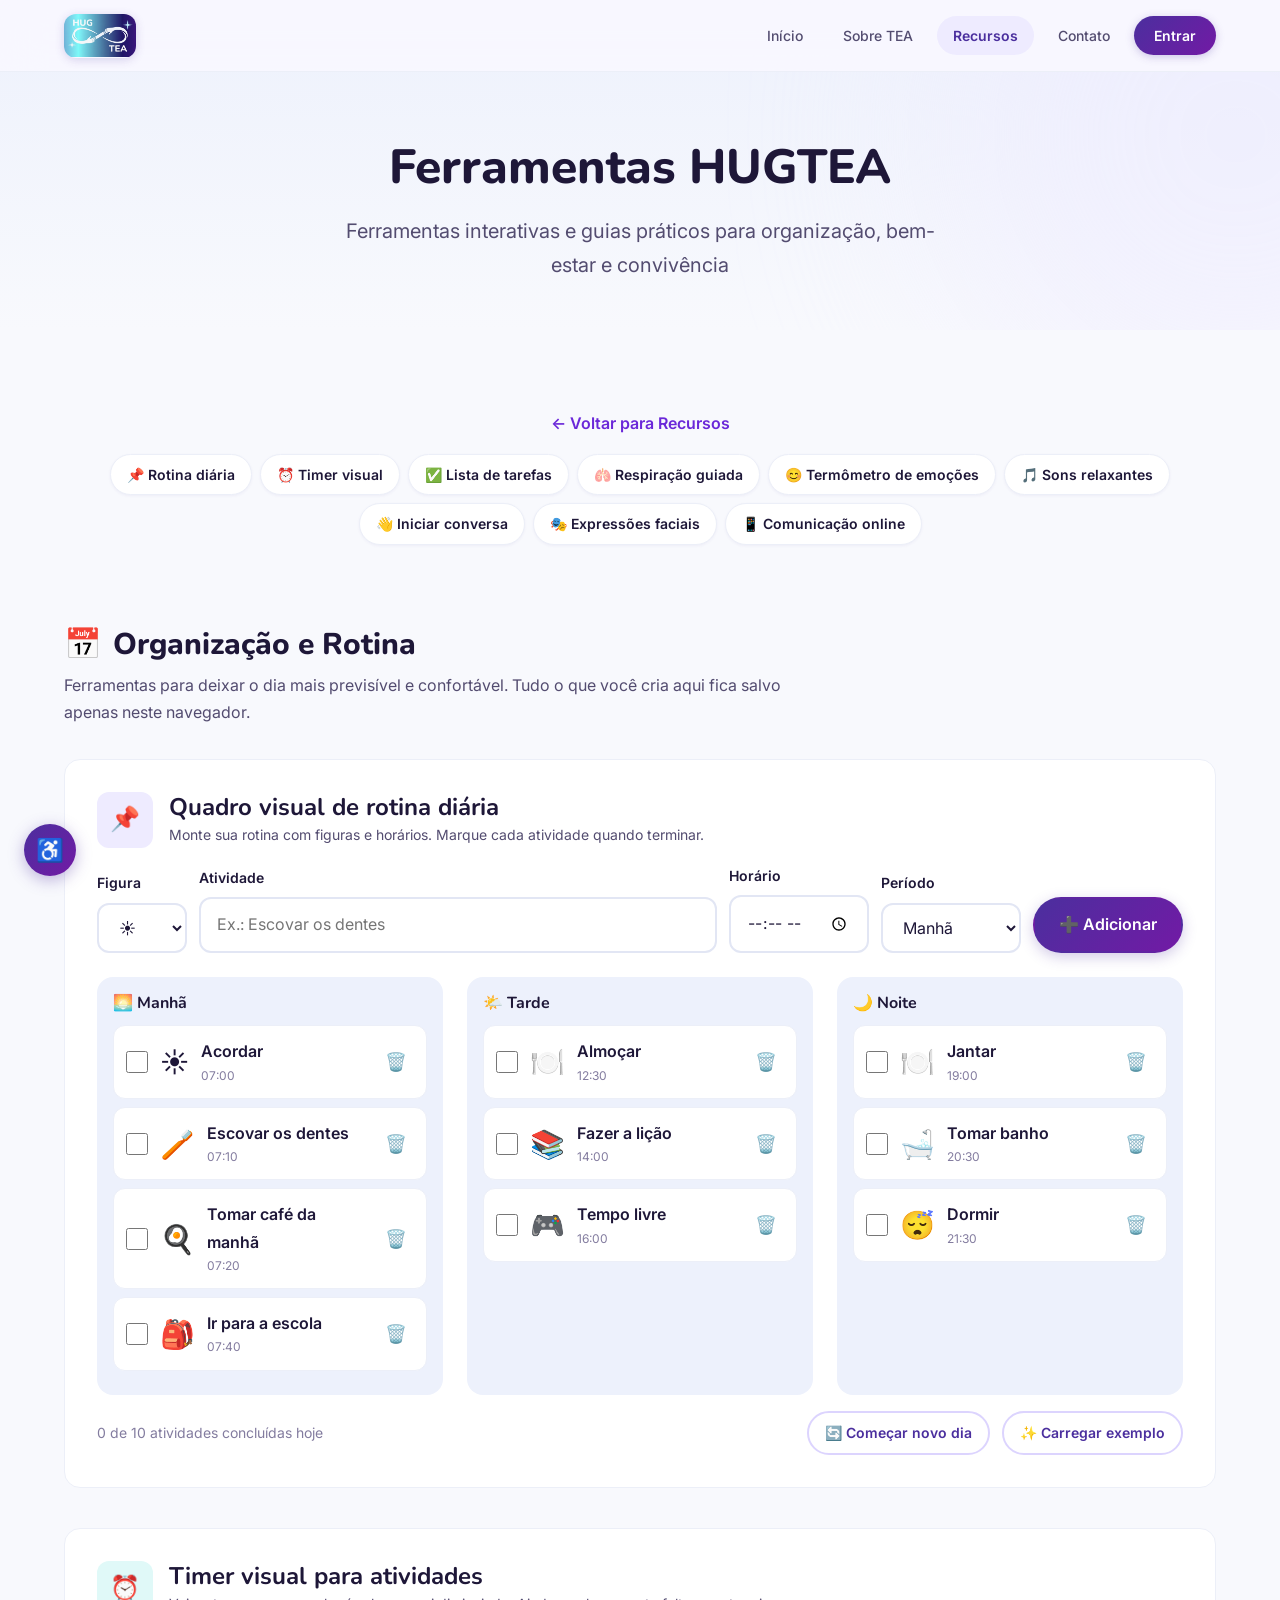
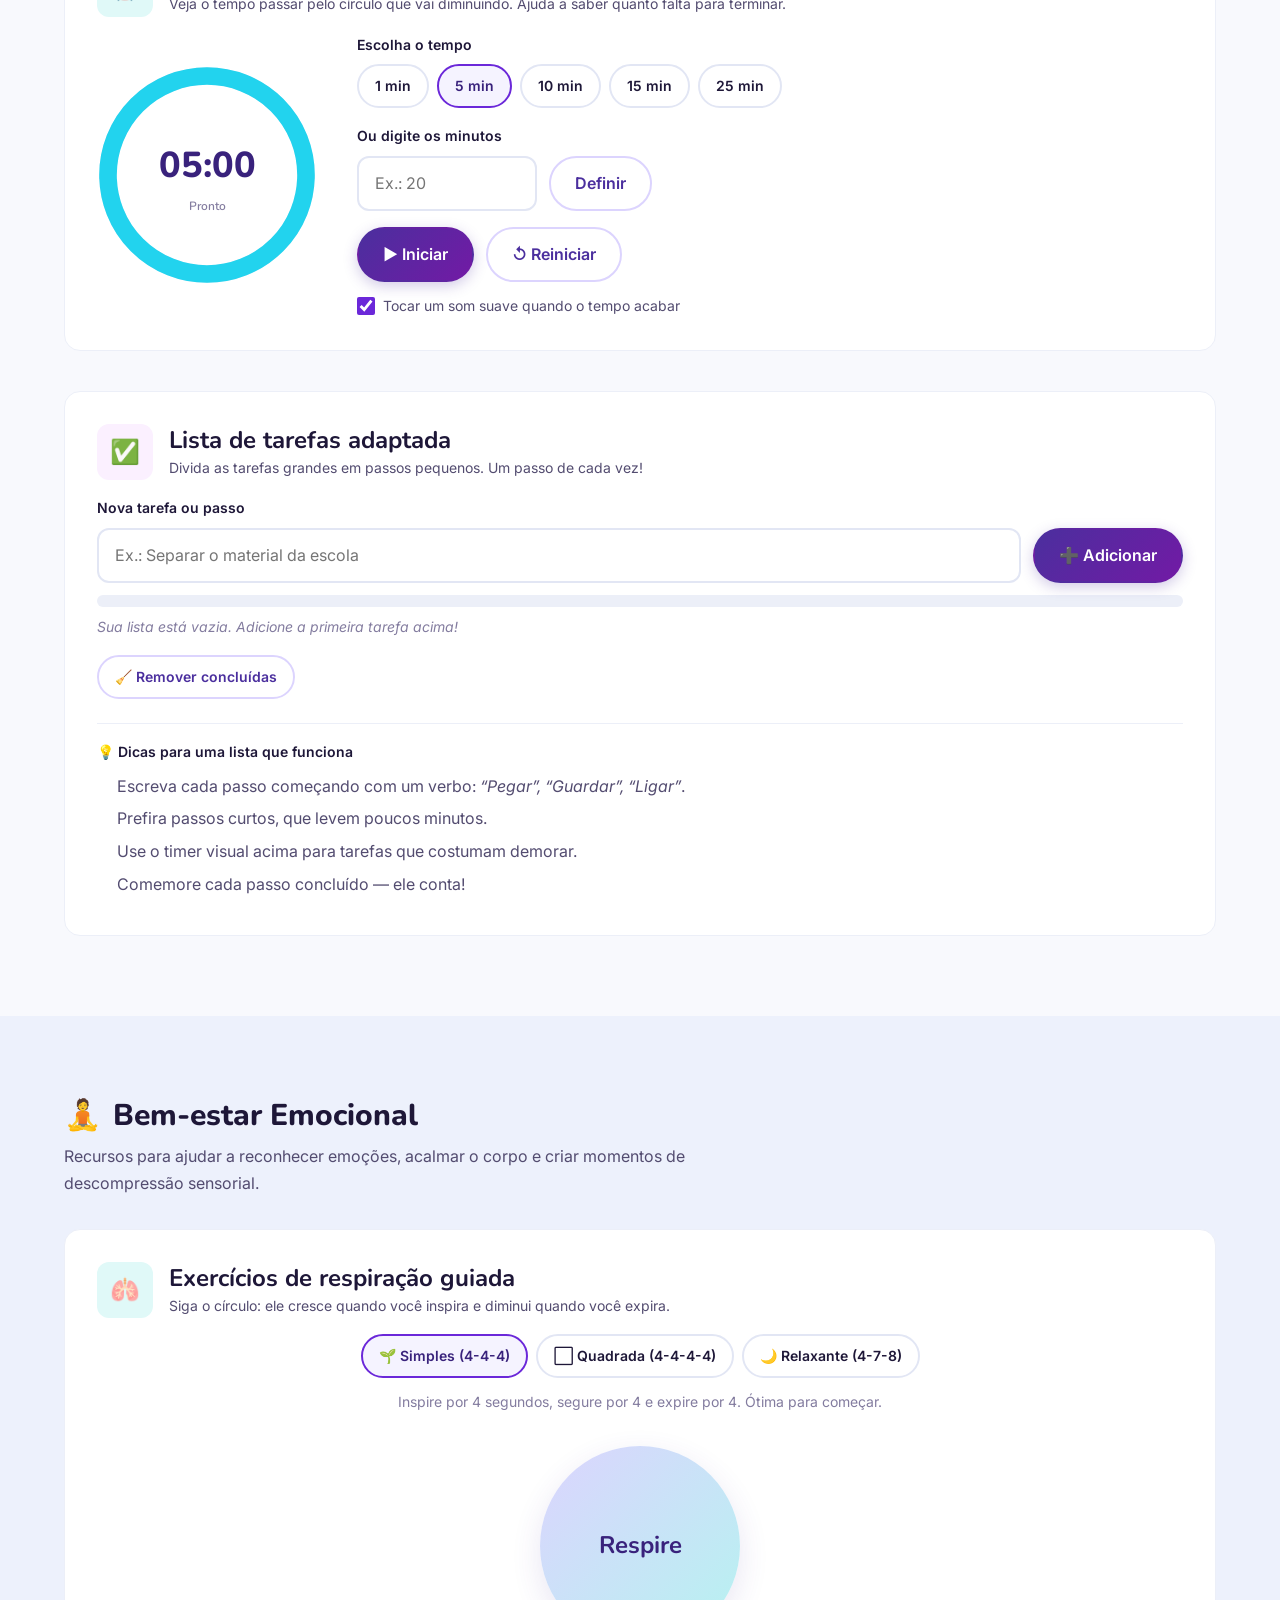
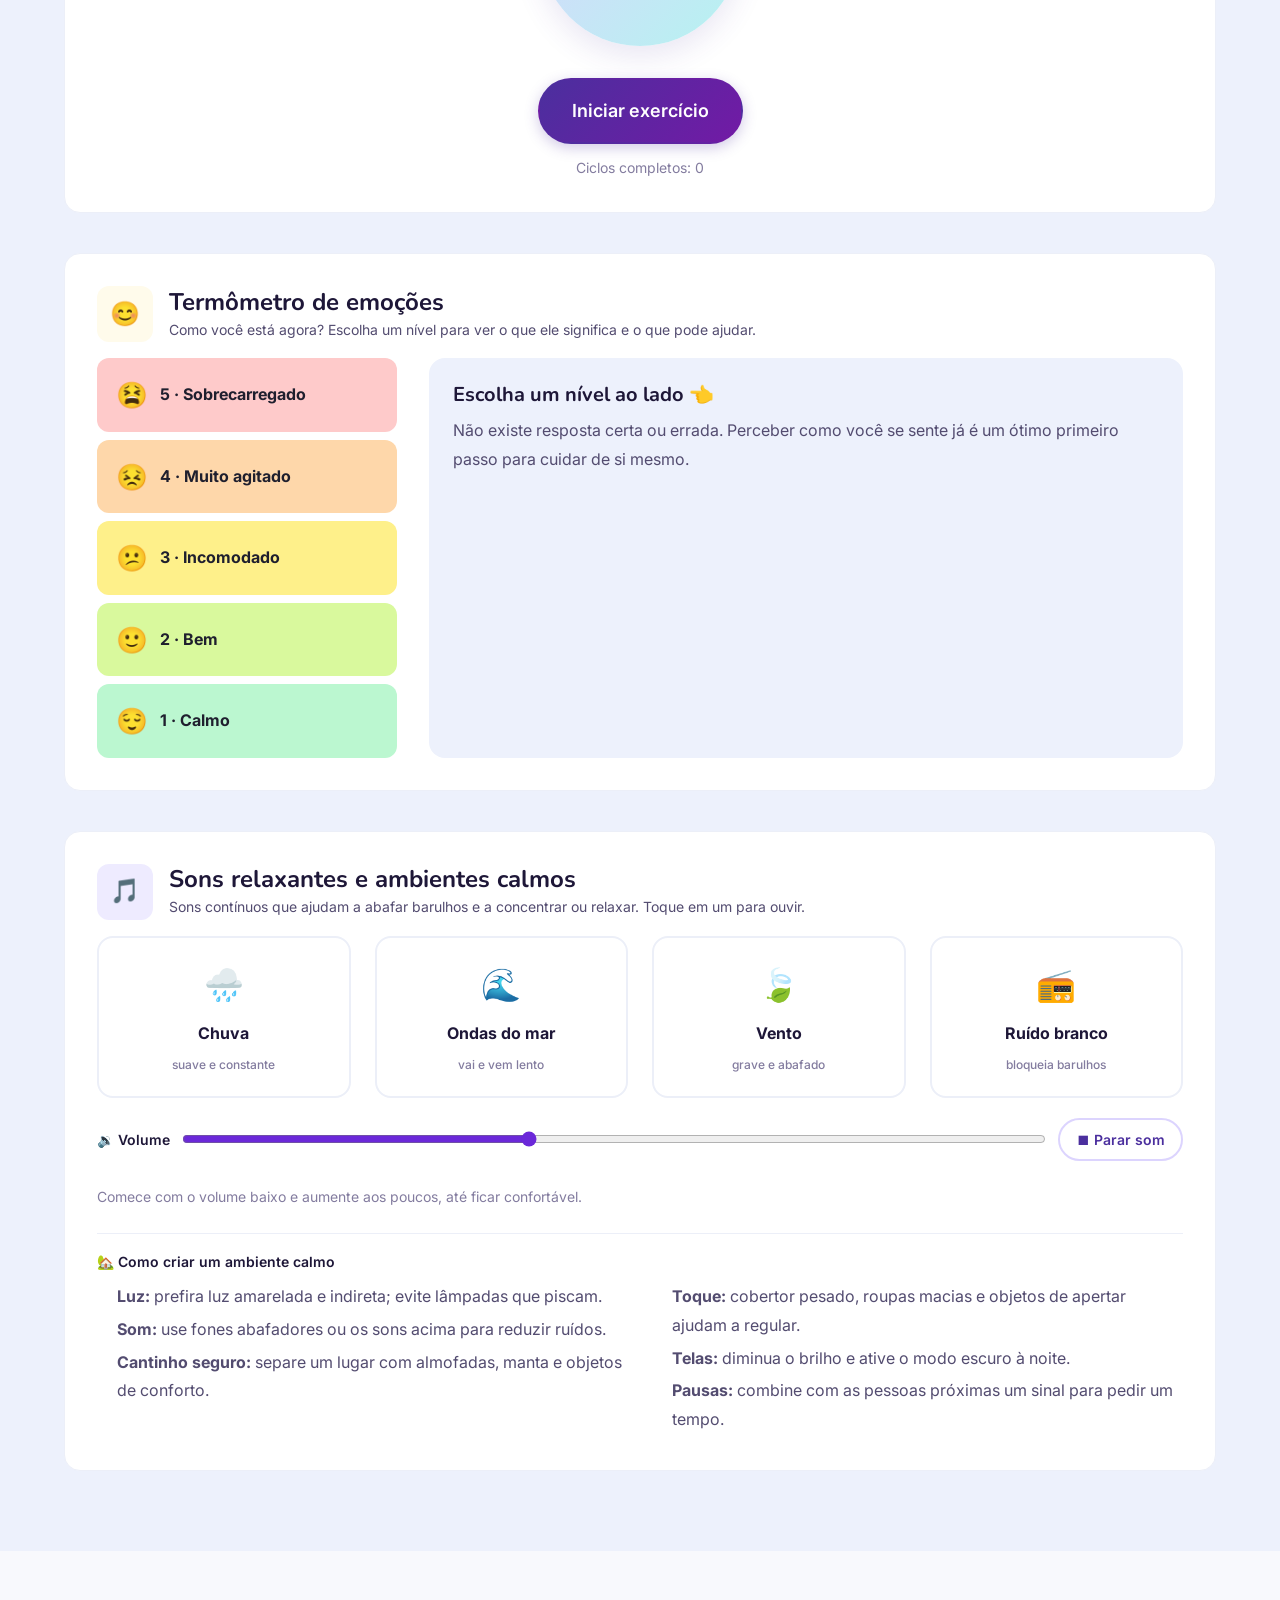
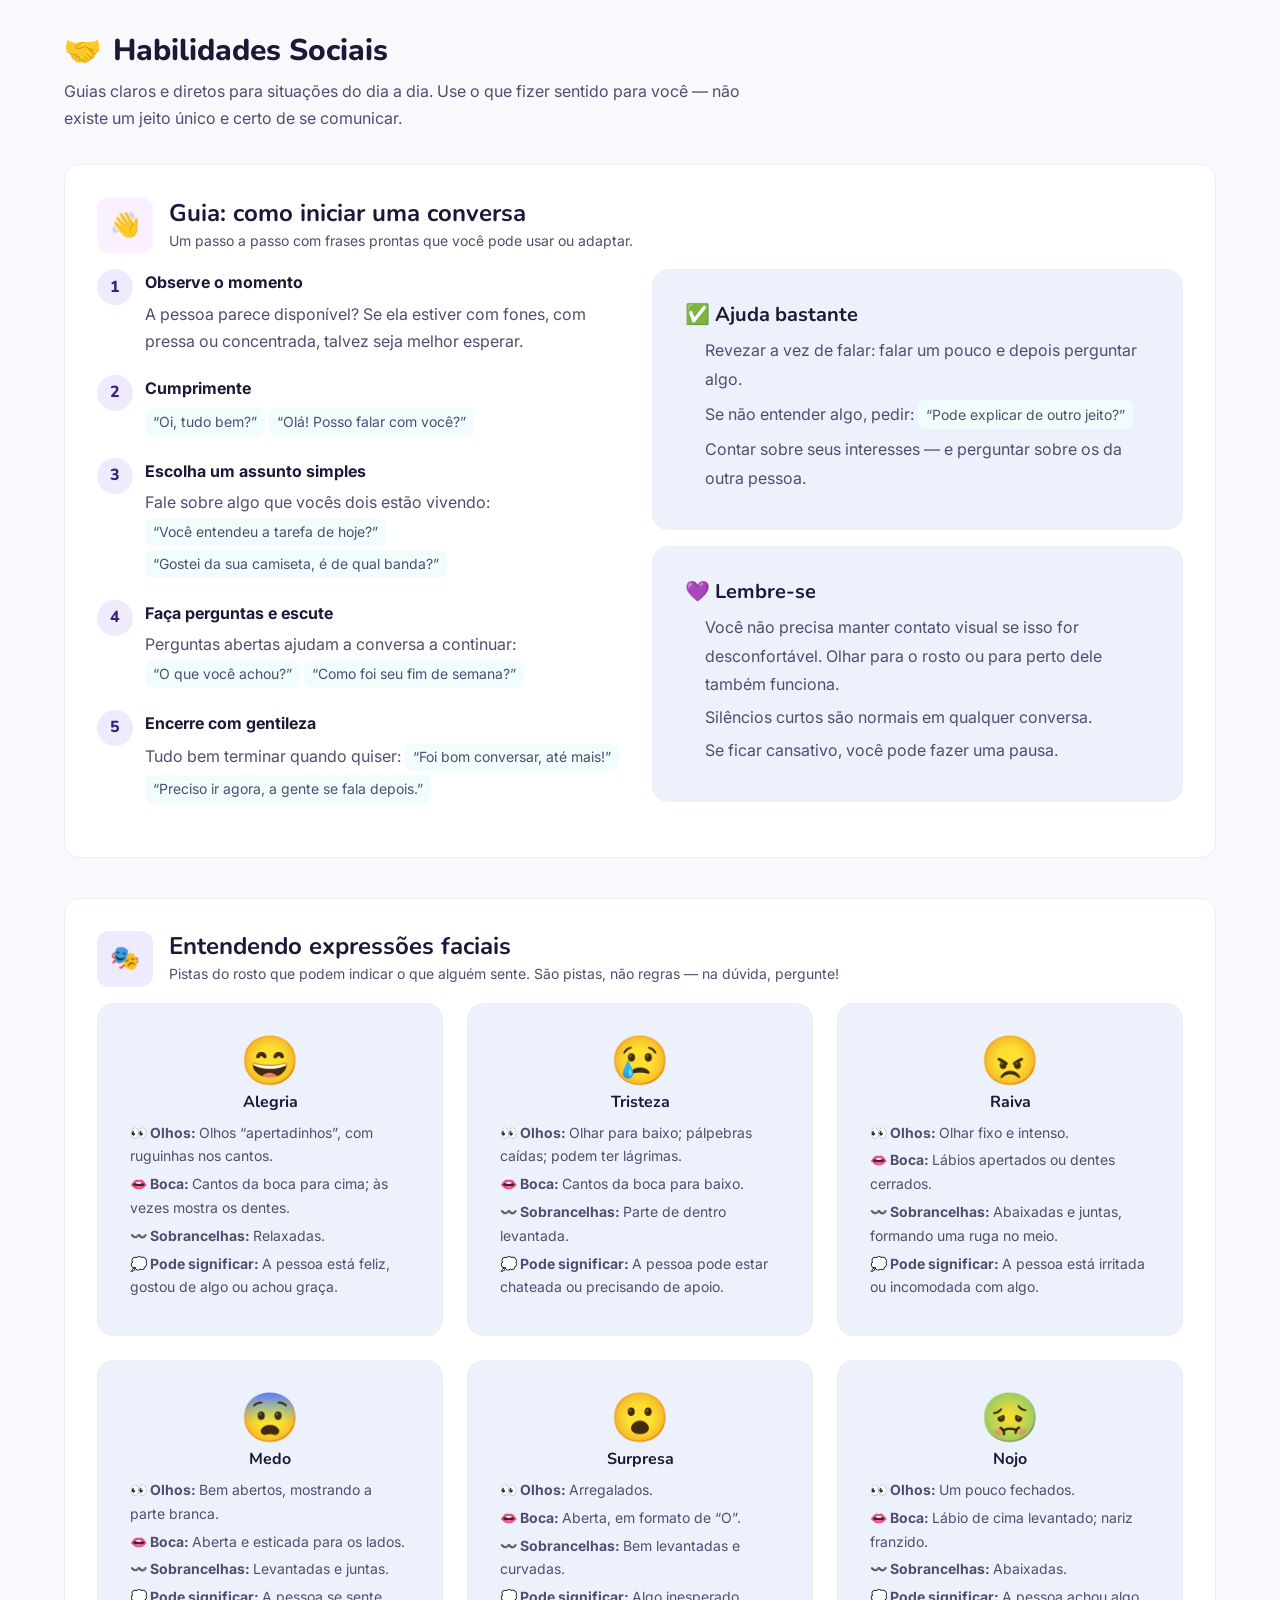
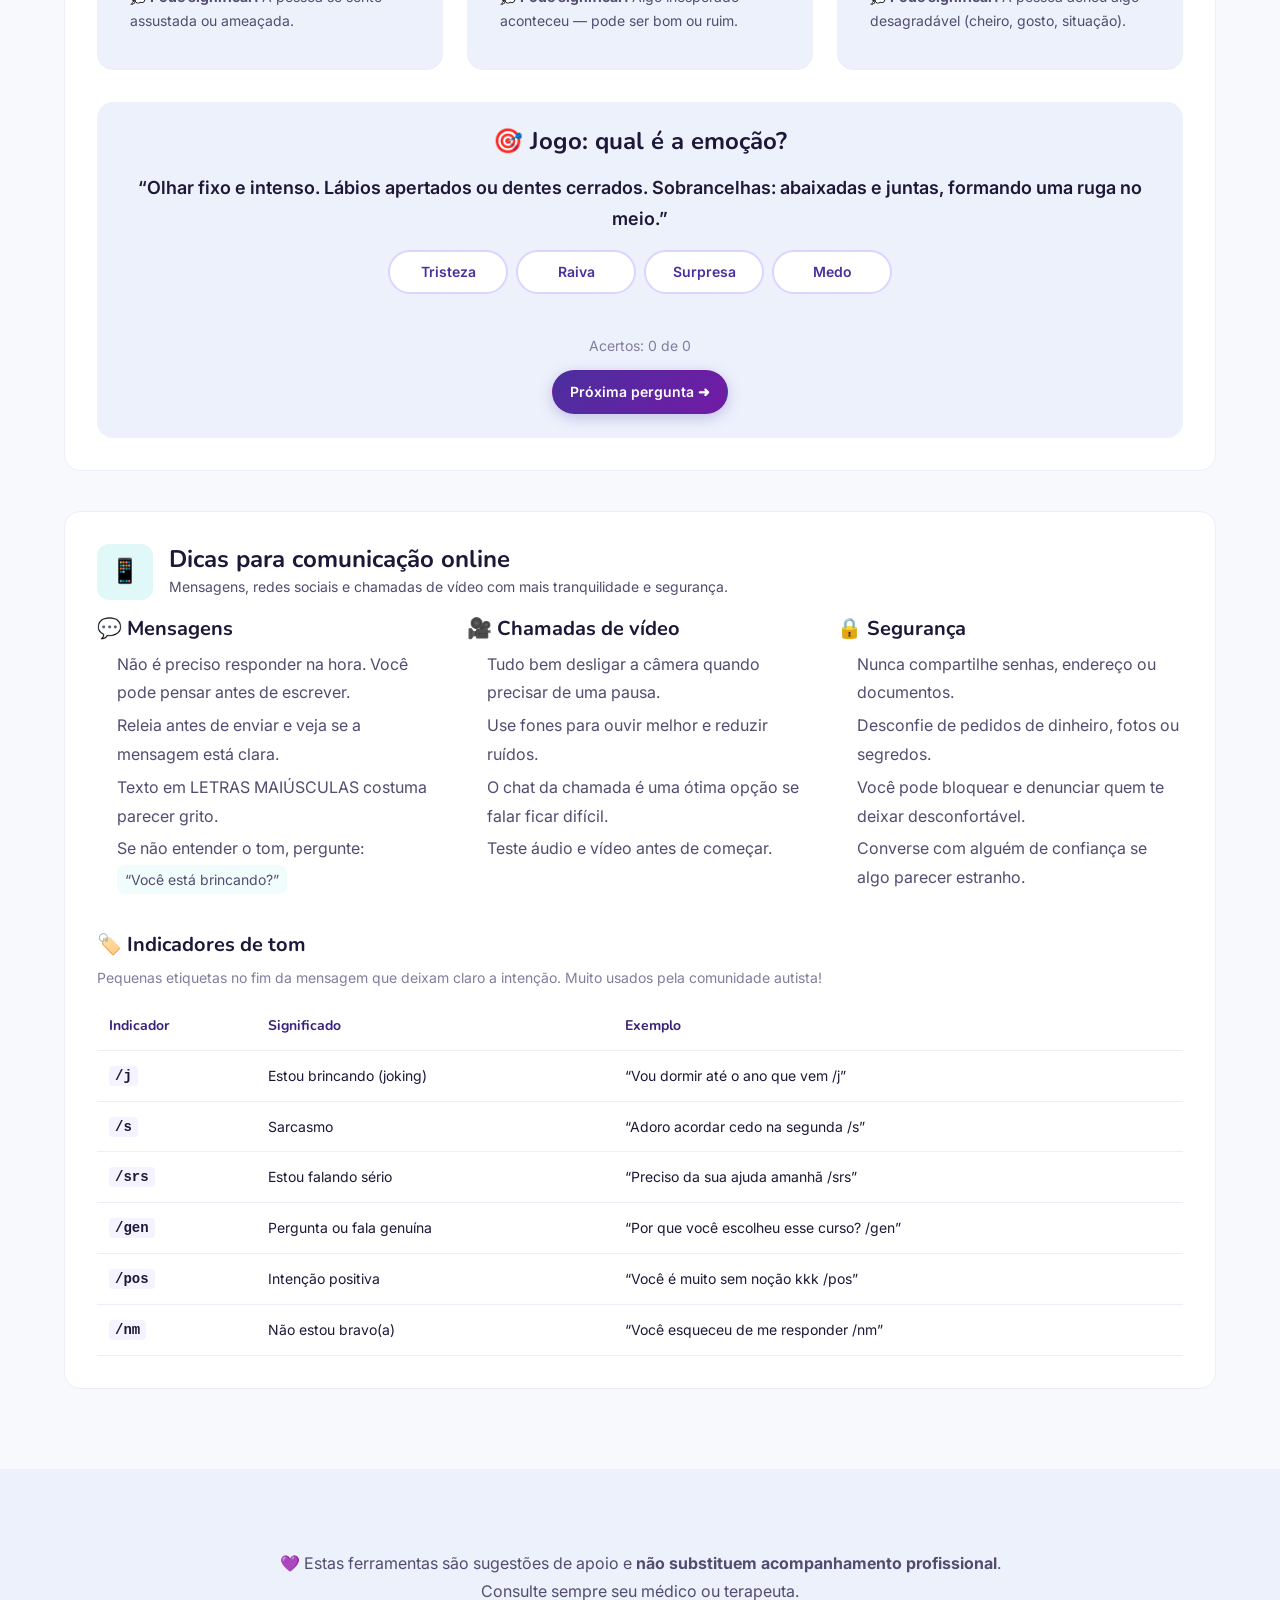
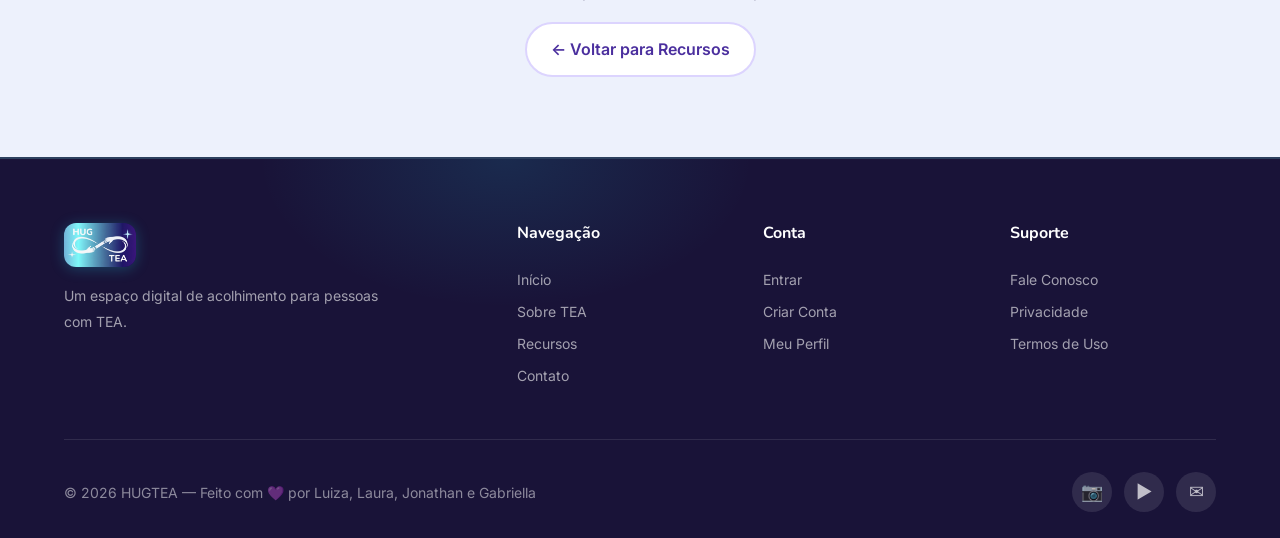
<file: ferramentas.html>
<!DOCTYPE html>
<html lang="pt-BR">
<head>
  <meta charset="UTF-8">
  <meta name="viewport" content="width=device-width, initial-scale=1.0">
  <meta name="description" content="Ferramentas interativas do HUGTEA: rotina visual, timer, lista de tarefas, respiração guiada, termômetro de emoções, sons relaxantes e guias de habilidades sociais.">
  <title>Ferramentas — HUGTEA</title>
  <link rel="stylesheet" href="css/style.css?v=2">
  <link rel="icon" type="image/png" href="img/favicon.png">
  <style>
    /* ===== Estilos específicos da página de Ferramentas ===== */
    html { scroll-behavior: smooth; }
    .tl-anchor { scroll-margin-top: 96px; }

    .tl-quicknav { display:flex; flex-wrap:wrap; gap:var(--sp-2); justify-content:center; }
    .tl-chip {
      display:inline-flex; align-items:center; gap:var(--sp-2);
      padding:var(--sp-2) var(--sp-4); border-radius:var(--radius-full);
      background:var(--clr-surface); border:1px solid var(--clr-border-light);
      font-size:var(--fs-sm); font-weight:600; color:var(--clr-text-primary);
      text-decoration:none; box-shadow:var(--shadow-sm); transition:var(--transition-fast);
    }
    .tl-chip:hover, .tl-chip:focus-visible { background:var(--clr-primary-50); border-color:var(--clr-primary-300); }

    .tl-group-title {
      font-family:var(--font-display); font-size:var(--fs-2xl); font-weight:800;
      display:flex; align-items:center; gap:var(--sp-3); margin-bottom:var(--sp-2);
    }
    .tl-group-desc { color:var(--clr-text-secondary); margin-bottom:var(--sp-8); max-width:720px; }

    .tl-tool { margin-bottom:var(--sp-10); }
    .tl-tool:last-child { margin-bottom:0; }
    .tl-tool__head { display:flex; align-items:center; gap:var(--sp-4); margin-bottom:var(--sp-4); }
    .tl-tool__head .card__icon { margin-bottom:0; flex-shrink:0; }
    .tl-tool__title { font-family:var(--font-display); font-size:var(--fs-xl); font-weight:700; margin:0; }
    .tl-tool__subtitle { font-size:var(--fs-sm); color:var(--clr-text-secondary); margin:0; }

    .tl-row { display:flex; flex-wrap:wrap; gap:var(--sp-3); align-items:flex-end; }
    .tl-row .form-group { margin-bottom:0; flex:1 1 140px; }
    .tl-btn-sm { padding:var(--sp-2) var(--sp-4); font-size:var(--fs-sm); }
    .tl-muted { font-size:var(--fs-sm); color:var(--clr-text-muted); }

    /* Rotina */
    .tl-period { background:var(--clr-bg-alt); border-radius:var(--radius-lg); padding:var(--sp-4); min-height:160px; }
    .tl-period h4 { font-family:var(--font-display); font-weight:700; margin-bottom:var(--sp-3); }
    .tl-item {
      display:flex; align-items:center; gap:var(--sp-3); background:var(--clr-surface);
      border:1px solid var(--clr-border-light); border-radius:var(--radius-md);
      padding:var(--sp-3); margin-bottom:var(--sp-2);
    }
    .tl-item__emoji { font-size:1.75rem; line-height:1; }
    .tl-item__body { flex:1; min-width:0; }
    .tl-item__text { font-weight:600; word-break:break-word; }
    .tl-item__time { font-size:var(--fs-xs); color:var(--clr-text-muted); }
    .tl-item.done .tl-item__text { text-decoration:line-through; color:var(--clr-text-muted); }
    .tl-item.done { opacity:.75; }
    .tl-icon-btn {
      border:none; background:transparent; cursor:pointer; font-size:1.1rem;
      width:36px; height:36px; border-radius:var(--radius-sm); flex-shrink:0;
    }
    .tl-icon-btn:hover, .tl-icon-btn:focus-visible { background:var(--clr-primary-50); }
    .tl-check { width:22px; height:22px; accent-color:var(--clr-primary-500); flex-shrink:0; cursor:pointer; }

    /* Timer */
    .tl-timer { display:grid; grid-template-columns:auto 1fr; gap:var(--sp-10); align-items:center; }
    .tl-timer__dial { position:relative; width:220px; height:220px; margin:0 auto; }
    .tl-timer__dial svg { width:100%; height:100%; transform:rotate(-90deg); }
    .tl-timer__track { fill:none; stroke:var(--clr-border-light); stroke-width:16; }
    .tl-timer__bar { fill:none; stroke:var(--clr-secondary-400); stroke-width:16; stroke-linecap:round; transition:stroke-dashoffset 1s linear, stroke .5s; }
    .tl-timer__label {
      position:absolute; inset:0; display:flex; flex-direction:column; align-items:center; justify-content:center;
      font-family:var(--font-display); font-size:var(--fs-3xl); font-weight:800; color:var(--clr-primary-700);
    }
    .tl-timer__label small { font-size:var(--fs-xs); font-weight:600; color:var(--clr-text-muted); }

    /* Progresso */
    .tl-progress { height:12px; background:var(--clr-border-light); border-radius:var(--radius-full); overflow:hidden; margin:var(--sp-3) 0 var(--sp-5); }
    .tl-progress__bar { height:100%; width:0; background:linear-gradient(90deg, var(--clr-secondary-400), var(--clr-primary-500)); transition:width .4s ease; }

    /* Respiração */
    .tl-breath { text-align:center; }
    .tl-breath__circle {
      width:200px; height:200px; border-radius:50%; margin:var(--sp-8) auto;
      background:linear-gradient(135deg, var(--clr-primary-200), var(--clr-secondary-200));
      display:flex; flex-direction:column; align-items:center; justify-content:center;
      font-family:var(--font-display); font-size:var(--fs-xl); font-weight:700; color:var(--clr-primary-700);
      box-shadow:var(--shadow-lg); transition-property:transform; transition-timing-function:ease-in-out;
    }
    .tl-breath__count { font-size:var(--fs-3xl); line-height:1; }
    .tl-seg { display:inline-flex; flex-wrap:wrap; gap:var(--sp-2); justify-content:center; }
    .tl-seg button {
      padding:var(--sp-2) var(--sp-4); border-radius:var(--radius-full); cursor:pointer;
      border:2px solid var(--clr-border); background:var(--clr-surface); font-weight:600; font-size:var(--fs-sm);
      color:var(--clr-text-primary);
    }
    .tl-seg button[aria-pressed="true"] { border-color:var(--clr-primary-500); background:var(--clr-primary-50); color:var(--clr-primary-700); }

    /* Termômetro */
    .tl-thermo { display:grid; grid-template-columns:minmax(220px, 300px) 1fr; gap:var(--sp-8); align-items:start; }
    .tl-thermo__levels { display:flex; flex-direction:column-reverse; gap:var(--sp-2); }
    .tl-level {
      display:flex; align-items:center; gap:var(--sp-3); padding:var(--sp-3) var(--sp-4);
      border-radius:var(--radius-md); border:3px solid transparent; cursor:pointer;
      font-weight:700; font-size:var(--fs-base); text-align:left; color:#1f1f2e;
    }
    .tl-level span:first-child { font-size:1.6rem; }
    .tl-level[aria-pressed="true"] { border-color:#1f1f2e; box-shadow:var(--shadow-md); transform:scale(1.02); }
    .tl-level--1 { background:#bbf7d0; } .tl-level--2 { background:#d9f99d; }
    .tl-level--3 { background:#fef08a; } .tl-level--4 { background:#fed7aa; } .tl-level--5 { background:#fecaca; }
    .tl-thermo__panel { background:var(--clr-bg-alt); border-radius:var(--radius-lg); padding:var(--sp-6); min-height:100%; }
    .tl-thermo__panel h4 { font-family:var(--font-display); font-size:var(--fs-lg); font-weight:700; margin-bottom:var(--sp-2); }
    .tl-list { padding-left:var(--sp-5); color:var(--clr-text-secondary); line-height:1.8; }
    .tl-list li { margin-bottom:var(--sp-1); }

    /* Sons */
    .tl-sound {
      display:flex; flex-direction:column; align-items:center; gap:var(--sp-2); padding:var(--sp-5);
      border-radius:var(--radius-lg); border:2px solid var(--clr-border-light); background:var(--clr-surface);
      cursor:pointer; font-weight:700; color:var(--clr-text-primary); width:100%;
    }
    .tl-sound span:first-child { font-size:2rem; }
    .tl-sound small { font-weight:500; color:var(--clr-text-muted); font-size:var(--fs-xs); }
    .tl-sound[aria-pressed="true"] { border-color:var(--clr-secondary-400); background:var(--clr-secondary-50); box-shadow:var(--shadow-glow); }

    /* Guias */
    .tl-steps { counter-reset:step; list-style:none; padding:0; }
    .tl-steps li { counter-increment:step; position:relative; padding:0 0 var(--sp-5) var(--sp-12); }
    .tl-steps li::before {
      content:counter(step); position:absolute; left:0; top:0; width:36px; height:36px; border-radius:50%;
      background:var(--clr-primary-100); color:var(--clr-primary-700); font-weight:800;
      display:flex; align-items:center; justify-content:center; font-family:var(--font-display);
    }
    .tl-steps strong { display:block; margin-bottom:var(--sp-1); }
    .tl-steps p { color:var(--clr-text-secondary); margin:0; }
    .tl-phrase { display:inline-block; background:var(--clr-secondary-50); border-radius:var(--radius-sm); padding:2px var(--sp-2); margin:2px 0; font-size:var(--fs-sm); }

    .tl-face { text-align:center; }
    .tl-face__emoji { font-size:3rem; line-height:1; margin-bottom:var(--sp-2); }
    .tl-face h4 { font-family:var(--font-display); font-weight:700; margin-bottom:var(--sp-2); }
    .tl-face p { font-size:var(--fs-sm); color:var(--clr-text-secondary); text-align:left; margin-bottom:var(--sp-1); }

    .tl-quiz { background:var(--clr-bg-alt); border-radius:var(--radius-lg); padding:var(--sp-6); text-align:center; margin-top:var(--sp-8); }
    .tl-quiz__clue { font-size:var(--fs-md); font-weight:600; margin:var(--sp-4) 0; }
    .tl-quiz__opts { display:flex; flex-wrap:wrap; gap:var(--sp-2); justify-content:center; margin-bottom:var(--sp-4); }
    .tl-quiz__opts button { min-width:120px; }
    .tl-quiz__opts button.correct { background:#bbf7d0; border-color:#16a34a; }
    .tl-quiz__opts button.wrong { background:#fecaca; border-color:#dc2626; }
    .tl-quiz__feedback { min-height:1.5em; font-weight:600; }

    .tl-table { width:100%; border-collapse:collapse; font-size:var(--fs-sm); }
    .tl-table th, .tl-table td { text-align:left; padding:var(--sp-3); border-bottom:1px solid var(--clr-border-light); }
    .tl-table th { font-family:var(--font-display); color:var(--clr-primary-700); }
    .tl-table code { background:var(--clr-primary-50); padding:2px 6px; border-radius:4px; font-weight:700; }

    .tl-empty { font-size:var(--fs-sm); color:var(--clr-text-muted); font-style:italic; }

    @media (max-width: 768px) {
      .tl-timer, .tl-thermo { grid-template-columns:1fr; }
    }
    @media (prefers-reduced-motion: reduce) {
      .tl-breath__circle, .tl-timer__bar, .tl-progress__bar { transition:none !important; }
    }
  </style>
</head>
<body>
  <div class="loading-overlay" aria-hidden="true"><div class="loading-spinner"></div></div>
  <a href="#main-content" class="skip-link">Pular para o conteúdo principal</a>

  <!-- NAVBAR -->
  <nav class="navbar" role="navigation" aria-label="Navegação principal">
    <div class="container">
      <a href="index.html" class="navbar__logo" aria-label="HUGTEA - Ir para página inicial">
        <img src="img/logo-banner.png" alt="HUGTEA" class="navbar__logo-img" style="height: 44px; width: auto;">
      </a>
      <div class="navbar__links" id="nav-links">
        <a href="index.html" class="navbar__link">Início</a>
        <a href="sobre-tea.html" class="navbar__link">Sobre TEA</a>
        <a href="recursos.html" class="navbar__link active">Recursos</a>
        <a href="contato.html" class="navbar__link">Contato</a>
        <a href="login.html" class="navbar__cta">Entrar</a>
      </div>
      <button class="navbar__hamburger" aria-label="Abrir menu" aria-expanded="false" aria-controls="nav-links">
        <span></span><span></span><span></span>
      </button>
    </div>
  </nav>

  <main id="main-content">
    <!-- PAGE HEADER -->
    <section class="page-header" aria-labelledby="page-title">
      <div class="container">
        <h1 class="page-header__title" id="page-title">Ferramentas HUGTEA</h1>
        <p class="page-header__subtitle">
          Ferramentas interativas e guias práticos para organização, bem-estar e convivência
        </p>
      </div>
    </section>

    <!-- NAVEGAÇÃO RÁPIDA -->
    <section class="section" style="padding-bottom:0;" aria-label="Navegação rápida entre ferramentas">
      <div class="container">
        <p style="text-align:center;margin-bottom:var(--sp-4);">
          <a href="recursos.html" style="font-weight:600;">← Voltar para Recursos</a>
        </p>
        <nav class="tl-quicknav" aria-label="Ir para ferramenta">
          <a class="tl-chip" href="#rotina">📌 Rotina diária</a>
          <a class="tl-chip" href="#timer">⏰ Timer visual</a>
          <a class="tl-chip" href="#tarefas">✅ Lista de tarefas</a>
          <a class="tl-chip" href="#respiracao">🫁 Respiração guiada</a>
          <a class="tl-chip" href="#termometro">😊 Termômetro de emoções</a>
          <a class="tl-chip" href="#sons">🎵 Sons relaxantes</a>
          <a class="tl-chip" href="#conversa">👋 Iniciar conversa</a>
          <a class="tl-chip" href="#expressoes">🎭 Expressões faciais</a>
          <a class="tl-chip" href="#online">📱 Comunicação online</a>
        </nav>
      </div>
    </section>

    <!-- ============ ORGANIZAÇÃO E ROTINA ============ -->
    <section class="section" aria-labelledby="g-rotina">
      <div class="container">
        <h2 class="tl-group-title" id="g-rotina"><span aria-hidden="true">📅</span> Organização e Rotina</h2>
        <p class="tl-group-desc">Ferramentas para deixar o dia mais previsível e confortável. Tudo o que você cria aqui fica salvo apenas neste navegador.</p>

        <!-- Quadro visual de rotina -->
        <article class="card tl-tool tl-anchor" id="rotina" aria-labelledby="t-rotina">
          <div class="tl-tool__head">
            <div class="card__icon card__icon--purple" aria-hidden="true">📌</div>
            <div>
              <h3 class="tl-tool__title" id="t-rotina">Quadro visual de rotina diária</h3>
              <p class="tl-tool__subtitle">Monte sua rotina com figuras e horários. Marque cada atividade quando terminar.</p>
            </div>
          </div>

          <form id="routine-form" class="tl-row" style="margin-bottom:var(--sp-6);">
            <div class="form-group" style="flex:0 0 90px;">
              <label for="routine-emoji" class="form-label">Figura</label>
              <select id="routine-emoji" class="form-select" aria-label="Figura da atividade">
                <option>☀️</option><option>🪥</option><option>🚿</option><option>👕</option><option>🍳</option>
                <option>🍽️</option><option>🎒</option><option>📚</option><option>💻</option><option>🚌</option>
                <option>🎮</option><option>🎨</option><option>🏃</option><option>💊</option><option>🧸</option>
                <option>📺</option><option>🛁</option><option>🌙</option><option>😴</option>
              </select>
            </div>
            <div class="form-group" style="flex:2 1 200px;">
              <label for="routine-text" class="form-label">Atividade</label>
              <input id="routine-text" class="form-input" type="text" maxlength="60" placeholder="Ex.: Escovar os dentes" required>
            </div>
            <div class="form-group" style="flex:0 1 130px;">
              <label for="routine-time" class="form-label">Horário</label>
              <input id="routine-time" class="form-input" type="time">
            </div>
            <div class="form-group" style="flex:0 1 140px;">
              <label for="routine-period" class="form-label">Período</label>
              <select id="routine-period" class="form-select">
                <option value="manha">Manhã</option>
                <option value="tarde">Tarde</option>
                <option value="noite">Noite</option>
              </select>
            </div>
            <button type="submit" class="btn btn--primary">➕ Adicionar</button>
          </form>

          <div class="grid grid--3" id="routine-board">
            <div class="tl-period"><h4>🌅 Manhã</h4><div data-period="manha"></div></div>
            <div class="tl-period"><h4>🌤️ Tarde</h4><div data-period="tarde"></div></div>
            <div class="tl-period"><h4>🌙 Noite</h4><div data-period="noite"></div></div>
          </div>

          <div class="tl-row" style="margin-top:var(--sp-4);justify-content:space-between;align-items:center;">
            <span class="tl-muted" id="routine-progress" aria-live="polite"></span>
            <div class="tl-row">
              <button type="button" class="btn btn--secondary tl-btn-sm" id="routine-reset">🔄 Começar novo dia</button>
              <button type="button" class="btn btn--secondary tl-btn-sm" id="routine-example">✨ Carregar exemplo</button>
            </div>
          </div>
        </article>

        <!-- Timer visual -->
        <article class="card tl-tool tl-anchor" id="timer" aria-labelledby="t-timer">
          <div class="tl-tool__head">
            <div class="card__icon card__icon--teal" aria-hidden="true">⏰</div>
            <div>
              <h3 class="tl-tool__title" id="t-timer">Timer visual para atividades</h3>
              <p class="tl-tool__subtitle">Veja o tempo passar pelo círculo que vai diminuindo. Ajuda a saber quanto falta para terminar.</p>
            </div>
          </div>

          <div class="tl-timer">
            <div class="tl-timer__dial">
              <svg viewBox="0 0 200 200" aria-hidden="true">
                <circle class="tl-timer__track" cx="100" cy="100" r="90"></circle>
                <circle class="tl-timer__bar" id="timer-bar" cx="100" cy="100" r="90"></circle>
              </svg>
              <div class="tl-timer__label" role="timer" aria-live="off">
                <span id="timer-display">05:00</span>
                <small id="timer-status">Pronto</small>
              </div>
            </div>

            <div>
              <p class="form-label" style="margin-bottom:var(--sp-2);">Escolha o tempo</p>
              <div class="tl-seg" id="timer-presets" style="justify-content:flex-start;margin-bottom:var(--sp-4);">
                <button type="button" data-min="1" aria-pressed="false">1 min</button>
                <button type="button" data-min="5" aria-pressed="true">5 min</button>
                <button type="button" data-min="10" aria-pressed="false">10 min</button>
                <button type="button" data-min="15" aria-pressed="false">15 min</button>
                <button type="button" data-min="25" aria-pressed="false">25 min</button>
              </div>
              <div class="tl-row" style="margin-bottom:var(--sp-4);">
                <div class="form-group" style="flex:0 1 180px;">
                  <label for="timer-custom" class="form-label">Ou digite os minutos</label>
                  <input id="timer-custom" class="form-input" type="number" min="1" max="180" placeholder="Ex.: 20">
                </div>
                <button type="button" class="btn btn--secondary" id="timer-set">Definir</button>
              </div>
              <div class="tl-row" style="margin-bottom:var(--sp-3);">
                <button type="button" class="btn btn--primary" id="timer-start">▶ Iniciar</button>
                <button type="button" class="btn btn--secondary" id="timer-reset">↺ Reiniciar</button>
              </div>
              <label style="display:flex;align-items:center;gap:var(--sp-2);font-size:var(--fs-sm);color:var(--clr-text-secondary);cursor:pointer;">
                <input type="checkbox" id="timer-sound" checked class="tl-check" style="width:18px;height:18px;">
                Tocar um som suave quando o tempo acabar
              </label>
            </div>
          </div>
        </article>

        <!-- Lista de tarefas -->
        <article class="card tl-tool tl-anchor" id="tarefas" aria-labelledby="t-tarefas">
          <div class="tl-tool__head">
            <div class="card__icon card__icon--pink" aria-hidden="true">✅</div>
            <div>
              <h3 class="tl-tool__title" id="t-tarefas">Lista de tarefas adaptada</h3>
              <p class="tl-tool__subtitle">Divida as tarefas grandes em passos pequenos. Um passo de cada vez!</p>
            </div>
          </div>

          <form id="task-form" class="tl-row" style="margin-bottom:var(--sp-2);">
            <div class="form-group" style="flex:3 1 240px;">
              <label for="task-text" class="form-label">Nova tarefa ou passo</label>
              <input id="task-text" class="form-input" type="text" maxlength="80" placeholder="Ex.: Separar o material da escola" required>
            </div>
            <button type="submit" class="btn btn--primary">➕ Adicionar</button>
          </form>

          <div class="tl-progress" role="progressbar" aria-label="Progresso das tarefas" aria-valuemin="0" aria-valuemax="100" aria-valuenow="0" id="task-progress">
            <div class="tl-progress__bar" id="task-progress-bar"></div>
          </div>
          <p class="tl-muted" id="task-summary" aria-live="polite" style="margin-top:calc(-1 * var(--sp-3));margin-bottom:var(--sp-4);"></p>

          <div id="task-list"></div>

          <div class="tl-row" style="margin-top:var(--sp-4);">
            <button type="button" class="btn btn--secondary tl-btn-sm" id="task-clear">🧹 Remover concluídas</button>
          </div>

          <div style="margin-top:var(--sp-6);padding-top:var(--sp-4);border-top:1px solid var(--clr-border-light);">
            <p class="form-label">💡 Dicas para uma lista que funciona</p>
            <ul class="tl-list">
              <li>Escreva cada passo começando com um verbo: <em>“Pegar”, “Guardar”, “Ligar”</em>.</li>
              <li>Prefira passos curtos, que levem poucos minutos.</li>
              <li>Use o timer visual acima para tarefas que costumam demorar.</li>
              <li>Comemore cada passo concluído — ele conta!</li>
            </ul>
          </div>
        </article>
      </div>
    </section>

    <!-- ============ BEM-ESTAR EMOCIONAL ============ -->
    <section class="section section--alt" aria-labelledby="g-bemestar">
      <div class="container">
        <h2 class="tl-group-title" id="g-bemestar"><span aria-hidden="true">🧘</span> Bem-estar Emocional</h2>
        <p class="tl-group-desc">Recursos para ajudar a reconhecer emoções, acalmar o corpo e criar momentos de descompressão sensorial.</p>

        <!-- Respiração -->
        <article class="card tl-tool tl-anchor" id="respiracao" aria-labelledby="t-resp">
          <div class="tl-tool__head">
            <div class="card__icon card__icon--teal" aria-hidden="true">🫁</div>
            <div>
              <h3 class="tl-tool__title" id="t-resp">Exercícios de respiração guiada</h3>
              <p class="tl-tool__subtitle">Siga o círculo: ele cresce quando você inspira e diminui quando você expira.</p>
            </div>
          </div>

          <div class="tl-breath">
            <div class="tl-seg" id="breath-patterns" role="group" aria-label="Tipo de respiração">
              <button type="button" data-pattern="simples" aria-pressed="true">🌱 Simples (4-4-4)</button>
              <button type="button" data-pattern="quadrada" aria-pressed="false">⬜ Quadrada (4-4-4-4)</button>
              <button type="button" data-pattern="relaxante" aria-pressed="false">🌙 Relaxante (4-7-8)</button>
            </div>
            <p class="tl-muted" id="breath-desc" style="margin-top:var(--sp-3);"></p>

            <div class="tl-breath__circle" id="breath-circle" aria-live="polite">
              <span id="breath-text">Respire</span>
              <span class="tl-breath__count" id="breath-count"></span>
            </div>

            <button type="button" class="btn btn--primary btn--large" id="breath-start">Iniciar exercício</button>
            <p class="tl-muted" id="breath-cycles" style="margin-top:var(--sp-3);">Ciclos completos: 0</p>
          </div>
        </article>

        <!-- Termômetro -->
        <article class="card tl-tool tl-anchor" id="termometro" aria-labelledby="t-termo">
          <div class="tl-tool__head">
            <div class="card__icon card__icon--warm" aria-hidden="true">😊</div>
            <div>
              <h3 class="tl-tool__title" id="t-termo">Termômetro de emoções</h3>
              <p class="tl-tool__subtitle">Como você está agora? Escolha um nível para ver o que ele significa e o que pode ajudar.</p>
            </div>
          </div>

          <div class="tl-thermo">
            <div class="tl-thermo__levels" id="thermo-levels" role="group" aria-label="Níveis do termômetro">
              <button type="button" class="tl-level tl-level--1" data-level="1" aria-pressed="false"><span aria-hidden="true">😌</span><span>1 · Calmo</span></button>
              <button type="button" class="tl-level tl-level--2" data-level="2" aria-pressed="false"><span aria-hidden="true">🙂</span><span>2 · Bem</span></button>
              <button type="button" class="tl-level tl-level--3" data-level="3" aria-pressed="false"><span aria-hidden="true">😕</span><span>3 · Incomodado</span></button>
              <button type="button" class="tl-level tl-level--4" data-level="4" aria-pressed="false"><span aria-hidden="true">😣</span><span>4 · Muito agitado</span></button>
              <button type="button" class="tl-level tl-level--5" data-level="5" aria-pressed="false"><span aria-hidden="true">😫</span><span>5 · Sobrecarregado</span></button>
            </div>
            <div class="tl-thermo__panel" id="thermo-panel" aria-live="polite">
              <h4>Escolha um nível ao lado 👈</h4>
              <p style="color:var(--clr-text-secondary);line-height:1.8;">
                Não existe resposta certa ou errada. Perceber como você se sente já é um ótimo primeiro passo
                para cuidar de si mesmo.
              </p>
            </div>
          </div>
        </article>

        <!-- Sons -->
        <article class="card tl-tool tl-anchor" id="sons" aria-labelledby="t-sons">
          <div class="tl-tool__head">
            <div class="card__icon card__icon--purple" aria-hidden="true">🎵</div>
            <div>
              <h3 class="tl-tool__title" id="t-sons">Sons relaxantes e ambientes calmos</h3>
              <p class="tl-tool__subtitle">Sons contínuos que ajudam a abafar barulhos e a concentrar ou relaxar. Toque em um para ouvir.</p>
            </div>
          </div>

          <div class="grid grid--4" id="sound-buttons" style="margin-bottom:var(--sp-5);">
            <button type="button" class="tl-sound" data-sound="chuva" aria-pressed="false"><span aria-hidden="true">🌧️</span>Chuva<small>suave e constante</small></button>
            <button type="button" class="tl-sound" data-sound="mar" aria-pressed="false"><span aria-hidden="true">🌊</span>Ondas do mar<small>vai e vem lento</small></button>
            <button type="button" class="tl-sound" data-sound="vento" aria-pressed="false"><span aria-hidden="true">🍃</span>Vento<small>grave e abafado</small></button>
            <button type="button" class="tl-sound" data-sound="branco" aria-pressed="false"><span aria-hidden="true">📻</span>Ruído branco<small>bloqueia barulhos</small></button>
          </div>

          <div class="tl-row" style="align-items:center;margin-bottom:var(--sp-6);">
            <label for="sound-volume" class="form-label" style="margin:0;">🔉 Volume</label>
            <input type="range" id="sound-volume" min="0" max="100" value="40" style="flex:1 1 200px;accent-color:var(--clr-primary-500);">
            <button type="button" class="btn btn--secondary tl-btn-sm" id="sound-stop">⏹ Parar som</button>
          </div>
          <p class="tl-muted" style="margin-bottom:var(--sp-6);">Comece com o volume baixo e aumente aos poucos, até ficar confortável.</p>

          <div style="padding-top:var(--sp-4);border-top:1px solid var(--clr-border-light);">
            <p class="form-label">🏡 Como criar um ambiente calmo</p>
            <div class="grid grid--2">
              <ul class="tl-list">
                <li><strong>Luz:</strong> prefira luz amarelada e indireta; evite lâmpadas que piscam.</li>
                <li><strong>Som:</strong> use fones abafadores ou os sons acima para reduzir ruídos.</li>
                <li><strong>Cantinho seguro:</strong> separe um lugar com almofadas, manta e objetos de conforto.</li>
              </ul>
              <ul class="tl-list">
                <li><strong>Toque:</strong> cobertor pesado, roupas macias e objetos de apertar ajudam a regular.</li>
                <li><strong>Telas:</strong> diminua o brilho e ative o modo escuro à noite.</li>
                <li><strong>Pausas:</strong> combine com as pessoas próximas um sinal para pedir um tempo.</li>
              </ul>
            </div>
          </div>
        </article>
      </div>
    </section>

    <!-- ============ HABILIDADES SOCIAIS ============ -->
    <section class="section" aria-labelledby="g-social">
      <div class="container">
        <h2 class="tl-group-title" id="g-social"><span aria-hidden="true">🤝</span> Habilidades Sociais</h2>
        <p class="tl-group-desc">Guias claros e diretos para situações do dia a dia. Use o que fizer sentido para você — não existe um jeito único e certo de se comunicar.</p>

        <!-- Conversa -->
        <article class="card tl-tool tl-anchor" id="conversa" aria-labelledby="t-conversa">
          <div class="tl-tool__head">
            <div class="card__icon card__icon--pink" aria-hidden="true">👋</div>
            <div>
              <h3 class="tl-tool__title" id="t-conversa">Guia: como iniciar uma conversa</h3>
              <p class="tl-tool__subtitle">Um passo a passo com frases prontas que você pode usar ou adaptar.</p>
            </div>
          </div>

          <div class="grid grid--2" style="align-items:start;">
            <ol class="tl-steps">
              <li>
                <strong>Observe o momento</strong>
                <p>A pessoa parece disponível? Se ela estiver com fones, com pressa ou concentrada, talvez seja melhor esperar.</p>
              </li>
              <li>
                <strong>Cumprimente</strong>
                <p><span class="tl-phrase">“Oi, tudo bem?”</span> <span class="tl-phrase">“Olá! Posso falar com você?”</span></p>
              </li>
              <li>
                <strong>Escolha um assunto simples</strong>
                <p>Fale sobre algo que vocês dois estão vivendo: <span class="tl-phrase">“Você entendeu a tarefa de hoje?”</span> <span class="tl-phrase">“Gostei da sua camiseta, é de qual banda?”</span></p>
              </li>
              <li>
                <strong>Faça perguntas e escute</strong>
                <p>Perguntas abertas ajudam a conversa a continuar: <span class="tl-phrase">“O que você achou?”</span> <span class="tl-phrase">“Como foi seu fim de semana?”</span></p>
              </li>
              <li>
                <strong>Encerre com gentileza</strong>
                <p>Tudo bem terminar quando quiser: <span class="tl-phrase">“Foi bom conversar, até mais!”</span> <span class="tl-phrase">“Preciso ir agora, a gente se fala depois.”</span></p>
              </li>
            </ol>

            <div>
              <div class="card" style="background:var(--clr-bg-alt);box-shadow:none;margin-bottom:var(--sp-4);">
                <h4 class="card__title">✅ Ajuda bastante</h4>
                <ul class="tl-list">
                  <li>Revezar a vez de falar: falar um pouco e depois perguntar algo.</li>
                  <li>Se não entender algo, pedir: <span class="tl-phrase">“Pode explicar de outro jeito?”</span></li>
                  <li>Contar sobre seus interesses — e perguntar sobre os da outra pessoa.</li>
                </ul>
              </div>
              <div class="card" style="background:var(--clr-bg-alt);box-shadow:none;">
                <h4 class="card__title">💜 Lembre-se</h4>
                <ul class="tl-list">
                  <li>Você não precisa manter contato visual se isso for desconfortável. Olhar para o rosto ou para perto dele também funciona.</li>
                  <li>Silêncios curtos são normais em qualquer conversa.</li>
                  <li>Se ficar cansativo, você pode fazer uma pausa.</li>
                </ul>
              </div>
            </div>
          </div>
        </article>

        <!-- Expressões -->
        <article class="card tl-tool tl-anchor" id="expressoes" aria-labelledby="t-expr">
          <div class="tl-tool__head">
            <div class="card__icon card__icon--purple" aria-hidden="true">🎭</div>
            <div>
              <h3 class="tl-tool__title" id="t-expr">Entendendo expressões faciais</h3>
              <p class="tl-tool__subtitle">Pistas do rosto que podem indicar o que alguém sente. São pistas, não regras — na dúvida, pergunte!</p>
            </div>
          </div>

          <div class="grid grid--3" id="faces-grid"></div>

          <div class="tl-quiz" aria-labelledby="quiz-title">
            <h4 class="tl-tool__title" id="quiz-title">🎯 Jogo: qual é a emoção?</h4>
            <p class="tl-quiz__clue" id="quiz-clue"></p>
            <div class="tl-quiz__opts" id="quiz-opts"></div>
            <p class="tl-quiz__feedback" id="quiz-feedback" aria-live="polite"></p>
            <p class="tl-muted" id="quiz-score">Acertos: 0 de 0</p>
            <button type="button" class="btn btn--primary tl-btn-sm" id="quiz-next" style="margin-top:var(--sp-3);">Próxima pergunta ➜</button>
          </div>
        </article>

        <!-- Online -->
        <article class="card tl-tool tl-anchor" id="online" aria-labelledby="t-online">
          <div class="tl-tool__head">
            <div class="card__icon card__icon--teal" aria-hidden="true">📱</div>
            <div>
              <h3 class="tl-tool__title" id="t-online">Dicas para comunicação online</h3>
              <p class="tl-tool__subtitle">Mensagens, redes sociais e chamadas de vídeo com mais tranquilidade e segurança.</p>
            </div>
          </div>

          <div class="grid grid--3" style="margin-bottom:var(--sp-8);">
            <div>
              <h4 class="card__title">💬 Mensagens</h4>
              <ul class="tl-list">
                <li>Não é preciso responder na hora. Você pode pensar antes de escrever.</li>
                <li>Releia antes de enviar e veja se a mensagem está clara.</li>
                <li>Texto em LETRAS MAIÚSCULAS costuma parecer grito.</li>
                <li>Se não entender o tom, pergunte: <span class="tl-phrase">“Você está brincando?”</span></li>
              </ul>
            </div>
            <div>
              <h4 class="card__title">🎥 Chamadas de vídeo</h4>
              <ul class="tl-list">
                <li>Tudo bem desligar a câmera quando precisar de uma pausa.</li>
                <li>Use fones para ouvir melhor e reduzir ruídos.</li>
                <li>O chat da chamada é uma ótima opção se falar ficar difícil.</li>
                <li>Teste áudio e vídeo antes de começar.</li>
              </ul>
            </div>
            <div>
              <h4 class="card__title">🔒 Segurança</h4>
              <ul class="tl-list">
                <li>Nunca compartilhe senhas, endereço ou documentos.</li>
                <li>Desconfie de pedidos de dinheiro, fotos ou segredos.</li>
                <li>Você pode bloquear e denunciar quem te deixar desconfortável.</li>
                <li>Converse com alguém de confiança se algo parecer estranho.</li>
              </ul>
            </div>
          </div>

          <h4 class="card__title">🏷️ Indicadores de tom</h4>
          <p class="tl-muted" style="margin-bottom:var(--sp-3);">Pequenas etiquetas no fim da mensagem que deixam claro a intenção. Muito usados pela comunidade autista!</p>
          <div style="overflow-x:auto;">
            <table class="tl-table">
              <thead><tr><th scope="col">Indicador</th><th scope="col">Significado</th><th scope="col">Exemplo</th></tr></thead>
              <tbody>
                <tr><td><code>/j</code></td><td>Estou brincando (joking)</td><td>“Vou dormir até o ano que vem /j”</td></tr>
                <tr><td><code>/s</code></td><td>Sarcasmo</td><td>“Adoro acordar cedo na segunda /s”</td></tr>
                <tr><td><code>/srs</code></td><td>Estou falando sério</td><td>“Preciso da sua ajuda amanhã /srs”</td></tr>
                <tr><td><code>/gen</code></td><td>Pergunta ou fala genuína</td><td>“Por que você escolheu esse curso? /gen”</td></tr>
                <tr><td><code>/pos</code></td><td>Intenção positiva</td><td>“Você é muito sem noção kkk /pos”</td></tr>
                <tr><td><code>/nm</code></td><td>Não estou bravo(a)</td><td>“Você esqueceu de me responder /nm”</td></tr>
              </tbody>
            </table>
          </div>
        </article>
      </div>
    </section>

    <!-- AVISO -->
    <section class="section section--alt" aria-label="Aviso importante">
      <div class="container" style="max-width:800px;text-align:center;">
        <p style="color:var(--clr-text-secondary);line-height:1.8;">
          💜 Estas ferramentas são sugestões de apoio e <strong>não substituem acompanhamento profissional</strong>.
          Consulte sempre seu médico ou terapeuta.
        </p>
        <a href="recursos.html" class="btn btn--secondary" style="margin-top:var(--sp-4);">← Voltar para Recursos</a>
      </div>
    </section>
  </main>

  <!-- FOOTER -->
  <footer class="footer" role="contentinfo">
    <div class="container">
      <div class="footer__grid">
        <div>
          <a href="index.html" class="navbar__logo footer__logo" aria-label="HUGTEA - Ir para página inicial">
            <img src="img/logo-banner.png" alt="HUGTEA" class="navbar__logo-img" style="height: 44px; width: auto;">
          </a>
          <p class="footer__brand-text">Um espaço digital de acolhimento para pessoas com TEA.</p>
        </div>
        <div>
          <h3 class="footer__title">Navegação</h3>
          <a href="index.html" class="footer__link">Início</a>
          <a href="sobre-tea.html" class="footer__link">Sobre TEA</a>
          <a href="recursos.html" class="footer__link">Recursos</a>
          <a href="contato.html" class="footer__link">Contato</a>
        </div>
        <div>
          <h3 class="footer__title">Conta</h3>
          <a href="login.html" class="footer__link">Entrar</a>
          <a href="cadastro.html" class="footer__link">Criar Conta</a>
          <a href="perfil.html" class="footer__link">Meu Perfil</a>
        </div>
        <div>
          <h3 class="footer__title">Suporte</h3>
          <a href="contato.html" class="footer__link">Fale Conosco</a>
          <a href="#" class="footer__link">Privacidade</a>
          <a href="#" class="footer__link">Termos de Uso</a>
        </div>
      </div>
      <div class="footer__bottom">
        <p class="footer__copyright">© 2026 HUGTEA — Feito com 💜 por Luiza, Laura, Jonathan e Gabriella</p>
        <div class="footer__social">
          <a href="#" class="footer__social-link" aria-label="Instagram">📷</a>
          <a href="#" class="footer__social-link" aria-label="YouTube">▶</a>
          <a href="mailto:hugtea.oficial@gmail.com" class="footer__social-link" aria-label="E-mail">✉</a>
        </div>
      </div>
    </div>
  </footer>

  <!-- ACESSIBILIDADE -->
  <div class="a11y-widget" aria-label="Opções de acessibilidade">
    <button class="a11y-widget__toggle" aria-label="Abrir opções de acessibilidade" aria-expanded="false">♿</button>
    <div class="a11y-widget__panel" role="dialog" aria-label="Painel de acessibilidade">
      <div class="a11y-widget__title">♿ Acessibilidade</div>
      <div class="a11y-widget__option">
        <span class="a11y-widget__option-label">Alto Contraste</span>
        <label class="toggle"><input type="checkbox" id="toggle-high-contrast"><span class="toggle__slider"></span></label>
      </div>
      <div class="a11y-widget__option">
        <span class="a11y-widget__option-label">Texto Grande</span>
        <label class="toggle"><input type="checkbox" id="toggle-large-text"><span class="toggle__slider"></span></label>
      </div>
      <div class="a11y-widget__option">
        <span class="a11y-widget__option-label">Reduzir Animações</span>
        <label class="toggle"><input type="checkbox" id="toggle-reduced-motion"><span class="toggle__slider"></span></label>
      </div>
    </div>
  </div>

  <script src="js/main.js"></script>
  <script>
  (function () {
    'use strict';

    const $ = (id) => document.getElementById(id);
    const uid = () => Date.now().toString(36) + Math.random().toString(36).slice(2, 7);
    const load = (key, fallback) => {
      try { const v = JSON.parse(localStorage.getItem(key)); return v ?? fallback; } catch { return fallback; }
    };
    const save = (key, value) => { try { localStorage.setItem(key, JSON.stringify(value)); } catch {} };
    const toast = (msg, type, dur) => { if (typeof showToast === 'function') showToast(msg, type, dur); };

    // Áudio compartilhado (timer + sons)
    let audioCtx = null;
    function getAudio() {
      if (!audioCtx) {
        const Ctx = window.AudioContext || window.webkitAudioContext;
        if (!Ctx) return null;
        audioCtx = new Ctx();
      }
      if (audioCtx.state === 'suspended') audioCtx.resume();
      return audioCtx;
    }

    function makeIconButton(label, icon, onClick) {
      const b = document.createElement('button');
      b.type = 'button';
      b.className = 'tl-icon-btn';
      b.setAttribute('aria-label', label);
      b.title = label;
      b.textContent = icon;
      b.addEventListener('click', onClick);
      return b;
    }

    /* ================= ROTINA ================= */
    const ROUTINE_KEY = 'hugtea-rotina';
    const ROUTINE_EXAMPLE = [
      { period: 'manha', time: '07:00', emoji: '☀️', text: 'Acordar' },
      { period: 'manha', time: '07:10', emoji: '🪥', text: 'Escovar os dentes' },
      { period: 'manha', time: '07:20', emoji: '🍳', text: 'Tomar café da manhã' },
      { period: 'manha', time: '07:40', emoji: '🎒', text: 'Ir para a escola' },
      { period: 'tarde', time: '12:30', emoji: '🍽️', text: 'Almoçar' },
      { period: 'tarde', time: '14:00', emoji: '📚', text: 'Fazer a lição' },
      { period: 'tarde', time: '16:00', emoji: '🎮', text: 'Tempo livre' },
      { period: 'noite', time: '19:00', emoji: '🍽️', text: 'Jantar' },
      { period: 'noite', time: '20:30', emoji: '🛁', text: 'Tomar banho' },
      { period: 'noite', time: '21:30', emoji: '😴', text: 'Dormir' }
    ];
    let routine = load(ROUTINE_KEY, null);
    if (!Array.isArray(routine)) {
      routine = ROUTINE_EXAMPLE.map(r => ({ ...r, id: uid(), done: false }));
    }

    function renderRoutine() {
      ['manha', 'tarde', 'noite'].forEach(period => {
        const box = document.querySelector(`#routine-board [data-period="${period}"]`);
        box.innerHTML = '';
        const items = routine.filter(r => r.period === period)
          .sort((a, b) => (a.time || '99:99').localeCompare(b.time || '99:99'));
        if (!items.length) {
          const p = document.createElement('p');
          p.className = 'tl-empty';
          p.textContent = 'Nenhuma atividade ainda.';
          box.appendChild(p);
          return;
        }
        items.forEach(item => {
          const row = document.createElement('div');
          row.className = 'tl-item' + (item.done ? ' done' : '');

          const check = document.createElement('input');
          check.type = 'checkbox';
          check.className = 'tl-check';
          check.checked = item.done;
          check.setAttribute('aria-label', `Concluir: ${item.text}`);
          check.addEventListener('change', () => {
            item.done = check.checked;
            persistRoutine();
            if (item.done && routine.every(r => r.done)) toast('Você completou toda a rotina de hoje! 🎉', 'success', 5000);
          });

          const emoji = document.createElement('span');
          emoji.className = 'tl-item__emoji';
          emoji.setAttribute('aria-hidden', 'true');
          emoji.textContent = item.emoji;

          const body = document.createElement('div');
          body.className = 'tl-item__body';
          const text = document.createElement('div');
          text.className = 'tl-item__text';
          text.textContent = item.text;
          body.appendChild(text);
          if (item.time) {
            const time = document.createElement('div');
            time.className = 'tl-item__time';
            time.textContent = item.time;
            body.appendChild(time);
          }

          const del = makeIconButton(`Remover: ${item.text}`, '🗑️', () => {
            routine = routine.filter(r => r.id !== item.id);
            persistRoutine();
          });

          row.append(check, emoji, body, del);
          box.appendChild(row);
        });
      });
      const done = routine.filter(r => r.done).length;
      $('routine-progress').textContent = routine.length
        ? `${done} de ${routine.length} atividades concluídas hoje`
        : '';
    }
    function persistRoutine() { save(ROUTINE_KEY, routine); renderRoutine(); }

    $('routine-form').addEventListener('submit', (e) => {
      e.preventDefault();
      const text = $('routine-text').value.trim();
      if (!text) { toast('Escreva o nome da atividade.', 'warning'); $('routine-text').focus(); return; }
      routine.push({
        id: uid(), done: false, text,
        emoji: $('routine-emoji').value,
        time: $('routine-time').value,
        period: $('routine-period').value
      });
      persistRoutine();
      $('routine-text').value = '';
      $('routine-time').value = '';
      $('routine-text').focus();
    });
    $('routine-reset').addEventListener('click', () => {
      routine.forEach(r => r.done = false);
      persistRoutine();
      toast('Rotina pronta para um novo dia! ☀️', 'info');
    });
    $('routine-example').addEventListener('click', () => {
      if (routine.length && !confirm('Isso vai substituir sua rotina atual pelo exemplo. Continuar?')) return;
      routine = ROUTINE_EXAMPLE.map(r => ({ ...r, id: uid(), done: false }));
      persistRoutine();
    });
    renderRoutine();

    /* ================= TIMER ================= */
    const CIRC = 2 * Math.PI * 90;
    const bar = $('timer-bar');
    bar.style.strokeDasharray = CIRC;
    let timerTotal = 5 * 60, timerLeft = timerTotal, timerId = null, timerEnd = 0;

    function fmt(sec) {
      const m = Math.floor(sec / 60), s = sec % 60;
      return String(m).padStart(2, '0') + ':' + String(s).padStart(2, '0');
    }
    function renderTimer() {
      $('timer-display').textContent = fmt(timerLeft);
      const frac = timerTotal ? timerLeft / timerTotal : 0;
      bar.style.strokeDashoffset = CIRC * (1 - frac);
      bar.style.stroke = frac > 0.5 ? 'var(--clr-secondary-400)' : frac > 0.2 ? 'var(--clr-warm-400, #fbbf24)' : 'var(--clr-accent-400, #f472b6)';
    }
    function setTimer(minutes) {
      stopTimer();
      timerTotal = timerLeft = Math.round(minutes * 60);
      $('timer-status').textContent = 'Pronto';
      $('timer-start').textContent = '▶ Iniciar';
      renderTimer();
    }
    function stopTimer() { clearInterval(timerId); timerId = null; }
    function chime() {
      if (!$('timer-sound').checked) return;
      const ctx = getAudio(); if (!ctx) return;
      [523.25, 659.25, 783.99].forEach((f, i) => {
        const o = ctx.createOscillator(), g = ctx.createGain();
        o.type = 'sine'; o.frequency.value = f;
        const t = ctx.currentTime + i * 0.35;
        g.gain.setValueAtTime(0, t);
        g.gain.linearRampToValueAtTime(0.2, t + 0.05);
        g.gain.exponentialRampToValueAtTime(0.001, t + 1.2);
        o.connect(g).connect(ctx.destination);
        o.start(t); o.stop(t + 1.3);
      });
    }
    function tick() {
      timerLeft = Math.max(0, Math.round((timerEnd - Date.now()) / 1000));
      renderTimer();
      if (timerLeft <= 0) {
        stopTimer();
        $('timer-status').textContent = 'Tempo esgotado!';
        $('timer-start').textContent = '▶ Iniciar';
        chime();
        toast('O tempo acabou! ⏰', 'info', 5000);
      }
    }
    $('timer-start').addEventListener('click', () => {
      if (timerId) {
        stopTimer();
        $('timer-status').textContent = 'Pausado';
        $('timer-start').textContent = '▶ Continuar';
        return;
      }
      if (timerLeft <= 0) timerLeft = timerTotal;
      getAudio(); // libera o áudio no clique (necessário em alguns navegadores)
      timerEnd = Date.now() + timerLeft * 1000;
      timerId = setInterval(tick, 250);
      $('timer-status').textContent = 'Em andamento';
      $('timer-start').textContent = '⏸ Pausar';
    });
    $('timer-reset').addEventListener('click', () => setTimer(timerTotal / 60));
    $('timer-presets').addEventListener('click', (e) => {
      const btn = e.target.closest('button[data-min]'); if (!btn) return;
      $('timer-presets').querySelectorAll('button').forEach(b => b.setAttribute('aria-pressed', String(b === btn)));
      setTimer(Number(btn.dataset.min));
    });
    $('timer-set').addEventListener('click', () => {
      const v = Number($('timer-custom').value);
      if (!v || v < 1 || v > 180) { toast('Digite um tempo entre 1 e 180 minutos.', 'warning'); return; }
      $('timer-presets').querySelectorAll('button').forEach(b => b.setAttribute('aria-pressed', 'false'));
      setTimer(v);
    });
    renderTimer();

    /* ================= TAREFAS ================= */
    const TASK_KEY = 'hugtea-tarefas';
    let tasks = load(TASK_KEY, []);
    if (!Array.isArray(tasks)) tasks = [];

    function renderTasks() {
      const list = $('task-list');
      list.innerHTML = '';
      if (!tasks.length) {
        const p = document.createElement('p');
        p.className = 'tl-empty';
        p.textContent = 'Sua lista está vazia. Adicione a primeira tarefa acima!';
        list.appendChild(p);
      }
      tasks.forEach((t, idx) => {
        const row = document.createElement('div');
        row.className = 'tl-item' + (t.done ? ' done' : '');

        const check = document.createElement('input');
        check.type = 'checkbox';
        check.className = 'tl-check';
        check.checked = t.done;
        check.setAttribute('aria-label', `Concluir: ${t.text}`);
        check.addEventListener('change', () => {
          t.done = check.checked;
          persistTasks();
          if (t.done) toast(tasks.every(x => x.done) ? 'Todas as tarefas concluídas! Parabéns! 🎉' : 'Muito bem! Mais um passo concluído. ⭐', 'success');
        });

        const body = document.createElement('div');
        body.className = 'tl-item__body';
        const text = document.createElement('div');
        text.className = 'tl-item__text';
        text.textContent = t.text;
        body.appendChild(text);

        const up = makeIconButton(`Mover para cima: ${t.text}`, '⬆️', () => {
          if (idx === 0) return;
          [tasks[idx - 1], tasks[idx]] = [tasks[idx], tasks[idx - 1]];
          persistTasks();
        });
        const del = makeIconButton(`Remover: ${t.text}`, '🗑️', () => {
          tasks = tasks.filter(x => x.id !== t.id);
          persistTasks();
        });
        row.append(check, body, up, del);
        list.appendChild(row);
      });

      const done = tasks.filter(t => t.done).length;
      const pct = tasks.length ? Math.round(done / tasks.length * 100) : 0;
      $('task-progress-bar').style.width = pct + '%';
      $('task-progress').setAttribute('aria-valuenow', String(pct));
      $('task-summary').textContent = tasks.length ? `${done} de ${tasks.length} concluídas (${pct}%)` : '';
    }
    function persistTasks() { save(TASK_KEY, tasks); renderTasks(); }

    $('task-form').addEventListener('submit', (e) => {
      e.preventDefault();
      const text = $('task-text').value.trim();
      if (!text) { toast('Escreva a tarefa antes de adicionar.', 'warning'); $('task-text').focus(); return; }
      tasks.push({ id: uid(), text, done: false });
      persistTasks();
      $('task-text').value = '';
      $('task-text').focus();
    });
    $('task-clear').addEventListener('click', () => {
      tasks = tasks.filter(t => !t.done);
      persistTasks();
    });
    renderTasks();

    /* ================= RESPIRAÇÃO ================= */
    const PATTERNS = {
      simples: {
        desc: 'Inspire por 4 segundos, segure por 4 e expire por 4. Ótima para começar.',
        phases: [['Inspire', 4, 1.3], ['Segure', 4, 1.3], ['Expire', 4, 1]]
      },
      quadrada: {
        desc: 'Inspire 4, segure 4, expire 4 e segure 4. Ajuda a focar e acalmar.',
        phases: [['Inspire', 4, 1.3], ['Segure', 4, 1.3], ['Expire', 4, 1], ['Segure', 4, 1]]
      },
      relaxante: {
        desc: 'Inspire 4, segure 7 e expire devagar por 8. Indicada para relaxar antes de dormir.',
        phases: [['Inspire', 4, 1.3], ['Segure', 7, 1.3], ['Expire', 8, 1]]
      }
    };
    let pattern = 'simples', breathActive = false, breathTimer = null, cycles = 0;
    const circle = $('breath-circle');

    function setBreathDesc() { $('breath-desc').textContent = PATTERNS[pattern].desc; }
    function stopBreath() {
      breathActive = false;
      clearTimeout(breathTimer);
      circle.style.transitionDuration = '0.6s';
      circle.style.transform = 'scale(1)';
      $('breath-text').textContent = 'Respire';
      $('breath-count').textContent = '';
      $('breath-start').textContent = 'Iniciar exercício';
    }
    function runPhase(i, remaining) {
      if (!breathActive) return;
      const phases = PATTERNS[pattern].phases;
      const [label, secs, scale] = phases[i];
      if (remaining === undefined) {
        remaining = secs;
        $('breath-text').textContent = label + '...';
        circle.style.transitionDuration = secs + 's';
        circle.style.transform = `scale(${scale})`;
      }
      $('breath-count').textContent = remaining;
      breathTimer = setTimeout(() => {
        if (remaining > 1) return runPhase(i, remaining - 1);
        const next = (i + 1) % phases.length;
        if (next === 0) { cycles++; $('breath-cycles').textContent = `Ciclos completos: ${cycles}`; }
        runPhase(next);
      }, 1000);
    }
    $('breath-start').addEventListener('click', () => {
      if (breathActive) return stopBreath();
      breathActive = true;
      cycles = 0;
      $('breath-cycles').textContent = 'Ciclos completos: 0';
      $('breath-start').textContent = 'Parar exercício';
      runPhase(0);
    });
    $('breath-patterns').addEventListener('click', (e) => {
      const btn = e.target.closest('button[data-pattern]'); if (!btn) return;
      $('breath-patterns').querySelectorAll('button').forEach(b => b.setAttribute('aria-pressed', String(b === btn)));
      pattern = btn.dataset.pattern;
      setBreathDesc();
      if (breathActive) stopBreath();
    });
    setBreathDesc();

    /* ================= TERMÔMETRO ================= */
    const LEVELS = {
      1: { title: '😌 Calmo', text: 'Seu corpo está tranquilo e você consegue pensar com clareza.',
           tips: ['Aproveite para fazer atividades que exigem concentração.', 'Perceba o que está ajudando você a se sentir assim.', 'Que tal anotar isso para lembrar depois?'] },
      2: { title: '🙂 Bem', text: 'Você está bem, talvez com um pouco de energia ou empolgação.',
           tips: ['Continue com sua rotina normalmente.', 'Faça pequenas pausas entre as atividades.', 'Beba água e lembre-se de se alimentar.'] },
      3: { title: '😕 Incomodado', text: 'Algo está te incomodando: barulho, luz, uma mudança ou uma preocupação.',
           tips: ['Tente identificar o que está incomodando.', 'Use fones abafadores ou os sons relaxantes desta página.', 'Faça alguns ciclos da respiração guiada.', 'Avise alguém de confiança como você está.'] },
      4: { title: '😣 Muito agitado', text: 'A sensação está forte. Pode ser difícil se concentrar ou conversar.',
           tips: ['Se possível, vá para um lugar mais calmo e silencioso.', 'Faça a respiração relaxante (4-7-8).', 'Use seu objeto de conforto ou algo para apertar.', 'Diga ou mostre: “Preciso de uma pausa”.'] },
      5: { title: '😫 Sobrecarregado', text: 'É muita coisa ao mesmo tempo. Seu corpo precisa de descanso e segurança agora.',
           tips: ['Pare o que estiver fazendo — está tudo bem.', 'Procure seu cantinho seguro ou um lugar com pouca luz e som.', 'Peça ajuda a uma pessoa de confiança.', 'Respire devagar. Essa sensação vai passar.'] }
    };
    $('thermo-levels').addEventListener('click', (e) => {
      const btn = e.target.closest('button[data-level]'); if (!btn) return;
      $('thermo-levels').querySelectorAll('button').forEach(b => b.setAttribute('aria-pressed', String(b === btn)));
      const lvl = LEVELS[btn.dataset.level];
      const panel = $('thermo-panel');
      panel.innerHTML = '';
      const h = document.createElement('h4'); h.textContent = lvl.title;
      const p = document.createElement('p'); p.textContent = lvl.text;
      p.style.cssText = 'color:var(--clr-text-secondary);margin-bottom:var(--sp-3);';
      const lbl = document.createElement('p'); lbl.className = 'form-label'; lbl.textContent = 'O que pode ajudar:';
      const ul = document.createElement('ul'); ul.className = 'tl-list';
      lvl.tips.forEach(t => { const li = document.createElement('li'); li.textContent = t; ul.appendChild(li); });
      panel.append(h, p, lbl, ul);
    });

    /* ================= SONS ================= */
    let soundNodes = null, currentSound = null;
    const masterVolume = () => Number($('sound-volume').value) / 100 * 0.5;

    function noiseBuffer(ctx, type) {
      const len = ctx.sampleRate * 4;
      const buf = ctx.createBuffer(1, len, ctx.sampleRate);
      const d = buf.getChannelData(0);
      let b0 = 0, b1 = 0, b2 = 0, b3 = 0, b4 = 0, b5 = 0, b6 = 0, last = 0;
      for (let i = 0; i < len; i++) {
        const w = Math.random() * 2 - 1;
        if (type === 'pink') {
          b0 = 0.99886 * b0 + w * 0.0555179; b1 = 0.99332 * b1 + w * 0.0750759;
          b2 = 0.96900 * b2 + w * 0.1538520; b3 = 0.86650 * b3 + w * 0.3104856;
          b4 = 0.55000 * b4 + w * 0.5329522; b5 = -0.7616 * b5 - w * 0.0168980;
          d[i] = (b0 + b1 + b2 + b3 + b4 + b5 + b6 + w * 0.5362) * 0.11; b6 = w * 0.115926;
        } else if (type === 'brown') {
          last = (last + 0.02 * w) / 1.02; d[i] = last * 3.5;
        } else {
          d[i] = w * 0.5;
        }
      }
      return buf;
    }
    function stopSound() {
      if (soundNodes) {
        const ctx = getAudio();
        const { gain, sources } = soundNodes;
        gain.gain.setTargetAtTime(0, ctx.currentTime, 0.3);
        setTimeout(() => sources.forEach(s => { try { s.stop(); } catch {} }), 1200);
      }
      soundNodes = null; currentSound = null;
      $('sound-buttons').querySelectorAll('button').forEach(b => b.setAttribute('aria-pressed', 'false'));
    }
    function playSound(kind) {
      const ctx = getAudio();
      if (!ctx) { toast('Seu navegador não suporta reprodução de áudio.', 'error'); return; }
      stopSound();
      const gain = ctx.createGain();
      gain.gain.value = 0;
      gain.connect(ctx.destination);
      const src = ctx.createBufferSource();
      src.loop = true;
      const sources = [src];

      if (kind === 'chuva') {
        src.buffer = noiseBuffer(ctx, 'pink');
        const hp = ctx.createBiquadFilter(); hp.type = 'highpass'; hp.frequency.value = 400;
        const lp = ctx.createBiquadFilter(); lp.type = 'lowpass'; lp.frequency.value = 6000;
        src.connect(hp).connect(lp).connect(gain);
      } else if (kind === 'mar') {
        src.buffer = noiseBuffer(ctx, 'brown');
        const lp = ctx.createBiquadFilter(); lp.type = 'lowpass'; lp.frequency.value = 900;
        const swell = ctx.createGain(); swell.gain.value = 0.6;
        const lfo = ctx.createOscillator(); lfo.frequency.value = 0.09;
        const lfoGain = ctx.createGain(); lfoGain.gain.value = 0.4;
        lfo.connect(lfoGain).connect(swell.gain);
        src.connect(lp).connect(swell).connect(gain);
        lfo.start(); sources.push(lfo);
      } else if (kind === 'vento') {
        src.buffer = noiseBuffer(ctx, 'brown');
        const bp = ctx.createBiquadFilter(); bp.type = 'bandpass'; bp.frequency.value = 400; bp.Q.value = 0.8;
        const lfo = ctx.createOscillator(); lfo.frequency.value = 0.05;
        const lfoGain = ctx.createGain(); lfoGain.gain.value = 250;
        lfo.connect(lfoGain).connect(bp.frequency);
        src.connect(bp).connect(gain);
        lfo.start(); sources.push(lfo);
      } else {
        src.buffer = noiseBuffer(ctx, 'white');
        const lp = ctx.createBiquadFilter(); lp.type = 'lowpass'; lp.frequency.value = 8000;
        src.connect(lp).connect(gain);
      }
      src.start();
      gain.gain.setTargetAtTime(masterVolume(), ctx.currentTime, 0.5); // entrada suave
      soundNodes = { gain, sources };
      currentSound = kind;
    }
    $('sound-buttons').addEventListener('click', (e) => {
      const btn = e.target.closest('button[data-sound]'); if (!btn) return;
      if (currentSound === btn.dataset.sound) { stopSound(); return; }
      playSound(btn.dataset.sound);
      btn.setAttribute('aria-pressed', 'true');
    });
    $('sound-volume').addEventListener('input', () => {
      if (soundNodes) soundNodes.gain.gain.setTargetAtTime(masterVolume(), getAudio().currentTime, 0.1);
    });
    $('sound-stop').addEventListener('click', stopSound);

    /* ================= EXPRESSÕES FACIAIS ================= */
    const FACES = [
      { name: 'Alegria', emoji: '😄', eyes: 'Olhos “apertadinhos”, com ruguinhas nos cantos.', mouth: 'Cantos da boca para cima; às vezes mostra os dentes.', brows: 'Relaxadas.', means: 'A pessoa está feliz, gostou de algo ou achou graça.' },
      { name: 'Tristeza', emoji: '😢', eyes: 'Olhar para baixo; pálpebras caídas; podem ter lágrimas.', mouth: 'Cantos da boca para baixo.', brows: 'Parte de dentro levantada.', means: 'A pessoa pode estar chateada ou precisando de apoio.' },
      { name: 'Raiva', emoji: '😠', eyes: 'Olhar fixo e intenso.', mouth: 'Lábios apertados ou dentes cerrados.', brows: 'Abaixadas e juntas, formando uma ruga no meio.', means: 'A pessoa está irritada ou incomodada com algo.' },
      { name: 'Medo', emoji: '😨', eyes: 'Bem abertos, mostrando a parte branca.', mouth: 'Aberta e esticada para os lados.', brows: 'Levantadas e juntas.', means: 'A pessoa se sente assustada ou ameaçada.' },
      { name: 'Surpresa', emoji: '😮', eyes: 'Arregalados.', mouth: 'Aberta, em formato de “O”.', brows: 'Bem levantadas e curvadas.', means: 'Algo inesperado aconteceu — pode ser bom ou ruim.' },
      { name: 'Nojo', emoji: '🤢', eyes: 'Um pouco fechados.', mouth: 'Lábio de cima levantado; nariz franzido.', brows: 'Abaixadas.', means: 'A pessoa achou algo desagradável (cheiro, gosto, situação).' }
    ];
    const grid = $('faces-grid');
    FACES.forEach(f => {
      const card = document.createElement('div');
      card.className = 'card tl-face';
      card.style.cssText = 'background:var(--clr-bg-alt);box-shadow:none;';
      const em = document.createElement('div'); em.className = 'tl-face__emoji'; em.setAttribute('aria-hidden', 'true'); em.textContent = f.emoji;
      const h = document.createElement('h4'); h.textContent = f.name;
      card.append(em, h);
      [['👀 Olhos', f.eyes], ['👄 Boca', f.mouth], ['〰️ Sobrancelhas', f.brows], ['💭 Pode significar', f.means]].forEach(([k, v]) => {
        const p = document.createElement('p');
        const s = document.createElement('strong'); s.textContent = k + ': ';
        p.append(s, document.createTextNode(v));
        card.appendChild(p);
      });
      grid.appendChild(card);
    });

    let quizAnswer = null, quizAnswered = false, quizHits = 0, quizTotal = 0, lastIdx = -1;
    function shuffle(a) { for (let i = a.length - 1; i > 0; i--) { const j = Math.floor(Math.random() * (i + 1)); [a[i], a[j]] = [a[j], a[i]]; } return a; }
    function nextQuestion() {
      let idx;
      do { idx = Math.floor(Math.random() * FACES.length); } while (idx === lastIdx);
      lastIdx = idx;
      quizAnswer = FACES[idx];
      quizAnswered = false;
      $('quiz-clue').textContent = `“${quizAnswer.eyes} ${quizAnswer.mouth} Sobrancelhas: ${quizAnswer.brows.toLowerCase()}”`;
      $('quiz-feedback').textContent = '';
      const others = shuffle(FACES.filter(f => f !== quizAnswer)).slice(0, 3);
      const opts = shuffle([quizAnswer, ...others]);
      const box = $('quiz-opts');
      box.innerHTML = '';
      opts.forEach(o => {
        const b = document.createElement('button');
        b.type = 'button';
        b.className = 'btn btn--secondary tl-btn-sm';
        b.textContent = o.name;
        b.addEventListener('click', () => {
          if (quizAnswered) return;
          quizAnswered = true;
          quizTotal++;
          const ok = o === quizAnswer;
          if (ok) quizHits++;
          b.classList.add(ok ? 'correct' : 'wrong');
          box.querySelectorAll('button').forEach(x => { if (x.textContent === quizAnswer.name) x.classList.add('correct'); });
          $('quiz-feedback').textContent = ok
            ? `Isso mesmo! ${quizAnswer.emoji} ${quizAnswer.name}`
            : `Quase! A resposta era ${quizAnswer.emoji} ${quizAnswer.name}. Continue tentando!`;
          $('quiz-score').textContent = `Acertos: ${quizHits} de ${quizTotal}`;
        });
        box.appendChild(b);
      });
    }
    $('quiz-next').addEventListener('click', nextQuestion);
    nextQuestion();

    // Para timer/sons ao sair da página
    window.addEventListener('pagehide', () => { stopSound(); stopBreath(); });
  })();
  </script>
</body>
</html>
</file>
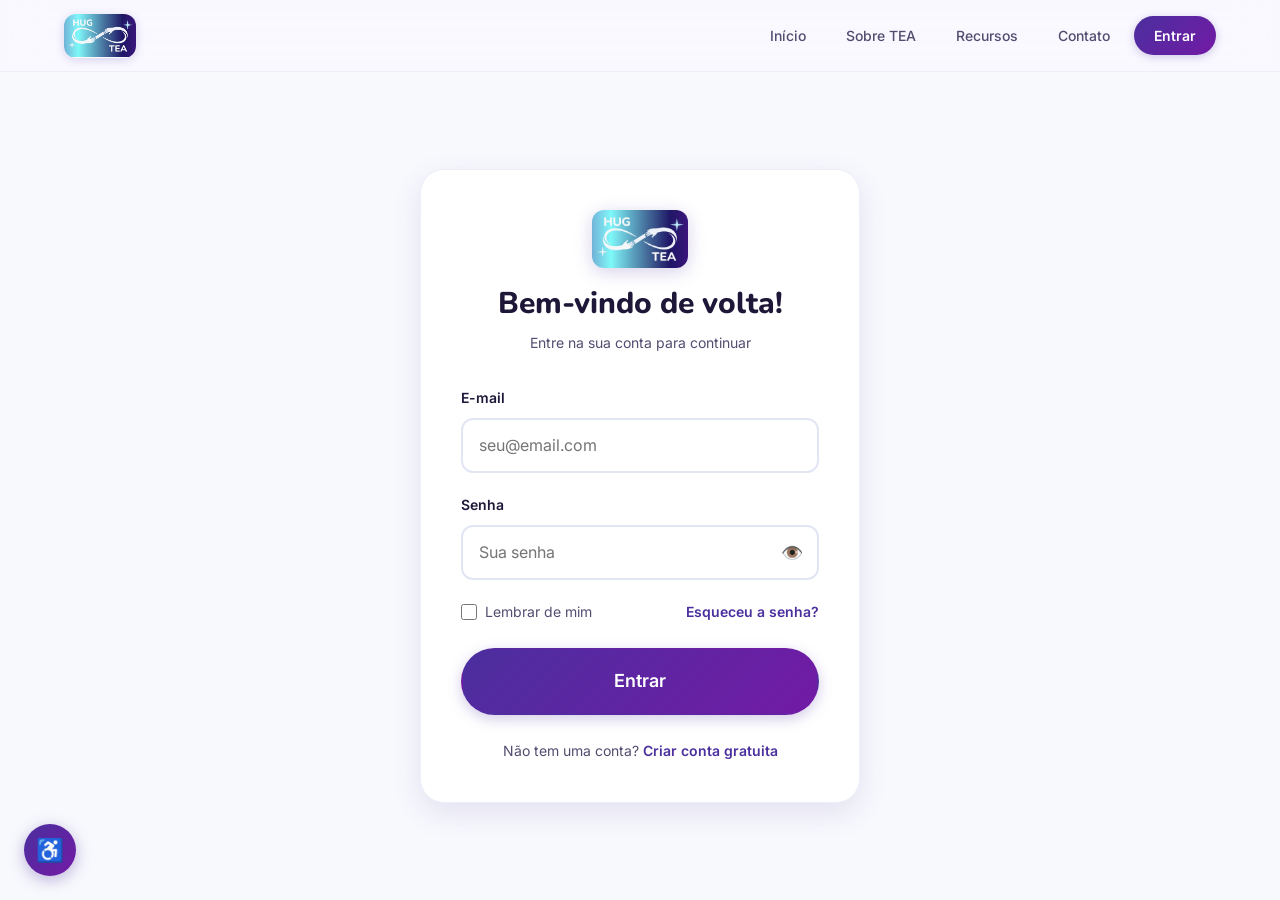
<file: login.html>
<!DOCTYPE html>
<html lang="pt-BR">
<head>
  <meta charset="UTF-8">
  <meta name="viewport" content="width=device-width, initial-scale=1.0">
  <meta name="description" content="Faça login na sua conta HUGTEA para acessar funcionalidades personalizadas.">
  <title>Entrar — HUGTEA</title>
  <link rel="stylesheet" href="css/style.css?v=2">
  <link rel="icon" type="image/png" href="img/favicon.png">
</head>
<body>
  <div class="loading-overlay" aria-hidden="true"><div class="loading-spinner"></div></div>
  <a href="#main-content" class="skip-link">Pular para o conteúdo principal</a>

  <!-- NAVBAR -->
  <nav class="navbar" role="navigation" aria-label="Navegação principal">
    <div class="container">
      <a href="index.html" class="navbar__logo" aria-label="HUGTEA - Ir para página inicial">
        <img src="img/logo-banner.png" alt="HUGTEA" class="navbar__logo-img" style="height: 44px; width: auto;">
      </a>
      <div class="navbar__links" id="nav-links">
        <a href="index.html" class="navbar__link">Início</a>
        <a href="sobre-tea.html" class="navbar__link">Sobre TEA</a>
        <a href="recursos.html" class="navbar__link">Recursos</a>
        <a href="contato.html" class="navbar__link">Contato</a>
        <a href="login.html" class="navbar__cta active">Entrar</a>
      </div>
      <button class="navbar__hamburger" aria-label="Abrir menu" aria-expanded="false" aria-controls="nav-links">
        <span></span><span></span><span></span>
      </button>
    </div>
  </nav>

  <main id="main-content">
    <div class="auth-page">
      <div class="auth-card animate-on-scroll">
        <div class="auth-card__header">
          <div class="auth-card__logo">
            <img src="img/logo-banner.png" alt="HUGTEA">
          </div>
          <h1 class="auth-card__title">Bem-vindo de volta!</h1>
          <p class="auth-card__subtitle">Entre na sua conta para continuar</p>
        </div>

        <form id="login-form" novalidate>
          <div class="form-group" id="login-group-email">
            <label for="login-email" class="form-label">E-mail</label>
            <input
              type="email"
              id="login-email"
              class="form-input"
              placeholder="seu@email.com"
              required
              autocomplete="email"
            >
            <span class="form-error">Por favor, informe um e-mail válido.</span>
          </div>

          <div class="form-group" id="login-group-password">
            <label for="login-password" class="form-label">Senha</label>
            <div class="password-wrapper">
              <input
                type="password"
                id="login-password"
                class="form-input"
                placeholder="Sua senha"
                required
                autocomplete="current-password"
              >
              <button type="button" class="password-toggle" onclick="togglePassword('login-password', this)" aria-label="Mostrar senha">
                👁️
              </button>
            </div>
            <span class="form-error">Por favor, informe sua senha.</span>
          </div>

          <div style="display:flex;justify-content:space-between;align-items:center;margin-bottom:var(--sp-6);">
            <label style="display:flex;align-items:center;gap:var(--sp-2);font-size:var(--fs-sm);color:var(--clr-text-secondary);cursor:pointer;">
              <input type="checkbox" id="login-remember" style="width:16px;height:16px;accent-color:var(--clr-primary-500);">
              Lembrar de mim
            </label>
            <a href="#" style="font-size:var(--fs-sm);font-weight:600;color:var(--clr-primary-600);">Esqueceu a senha?</a>
          </div>

          <button type="submit" class="btn btn--primary btn--large" style="width:100%;">
            Entrar
          </button>
        </form>

        <div class="auth-card__footer">
          Não tem uma conta? <a href="cadastro.html">Criar conta gratuita</a>
        </div>
      </div>
    </div>
  </main>

  <!-- ACESSIBILIDADE -->
  <div class="a11y-widget" aria-label="Opções de acessibilidade">
    <button class="a11y-widget__toggle" aria-label="Abrir opções de acessibilidade" aria-expanded="false">♿</button>
    <div class="a11y-widget__panel" role="dialog" aria-label="Painel de acessibilidade">
      <div class="a11y-widget__title">♿ Acessibilidade</div>
      <div class="a11y-widget__option">
        <span class="a11y-widget__option-label">Alto Contraste</span>
        <label class="toggle"><input type="checkbox" id="toggle-high-contrast"><span class="toggle__slider"></span></label>
      </div>
      <div class="a11y-widget__option">
        <span class="a11y-widget__option-label">Texto Grande</span>
        <label class="toggle"><input type="checkbox" id="toggle-large-text"><span class="toggle__slider"></span></label>
      </div>
      <div class="a11y-widget__option">
        <span class="a11y-widget__option-label">Reduzir Animações</span>
        <label class="toggle"><input type="checkbox" id="toggle-reduced-motion"><span class="toggle__slider"></span></label>
      </div>
    </div>
  </div>

  <script src="js/main.js"></script>
  <script>
    // Toggle Password Visibility
    function togglePassword(inputId, btn) {
      const input = document.getElementById(inputId);
      if (input.type === 'password') {
        input.type = 'text';
        btn.textContent = '🙈';
        btn.setAttribute('aria-label', 'Ocultar senha');
      } else {
        input.type = 'password';
        btn.textContent = '👁️';
        btn.setAttribute('aria-label', 'Mostrar senha');
      }
    }

    // Login Form Validation
    const loginForm = document.getElementById('login-form');
    if (loginForm) {
      loginForm.addEventListener('submit', function(e) {
        e.preventDefault();
        let isValid = true;

        const email = document.getElementById('login-email');
        const groupEmail = document.getElementById('login-group-email');
        const emailRegex = /^[^\s@]+@[^\s@]+\.[^\s@]+$/;
        if (!emailRegex.test(email.value.trim())) {
          groupEmail.classList.add('error');
          isValid = false;
        } else {
          groupEmail.classList.remove('error');
        }

        const password = document.getElementById('login-password');
        const groupPassword = document.getElementById('login-group-password');
        if (!password.value || password.value.length < 6) {
          groupPassword.classList.add('error');
          isValid = false;
        } else {
          groupPassword.classList.remove('error');
        }

        if (isValid) {
          // Simular login: salvar dados no localStorage
          const userData = {
            email: email.value.trim(),
            name: email.value.split('@')[0],
            loggedIn: true,
            loginDate: new Date().toISOString()
          };
          localStorage.setItem('hugtea-user', JSON.stringify(userData));

          showToast('Login realizado com sucesso! Redirecionando... 🎉', 'success');
          setTimeout(() => {
            window.location.href = 'perfil.html';
          }, 1500);
        } else {
          showToast('Por favor, corrija os campos destacados.', 'error');
        }
      });

      loginForm.querySelectorAll('input').forEach(field => {
        field.addEventListener('input', () => {
          field.closest('.form-group')?.classList.remove('error');
        });
      });
    }
  </script>
</body>
</html>
</file>
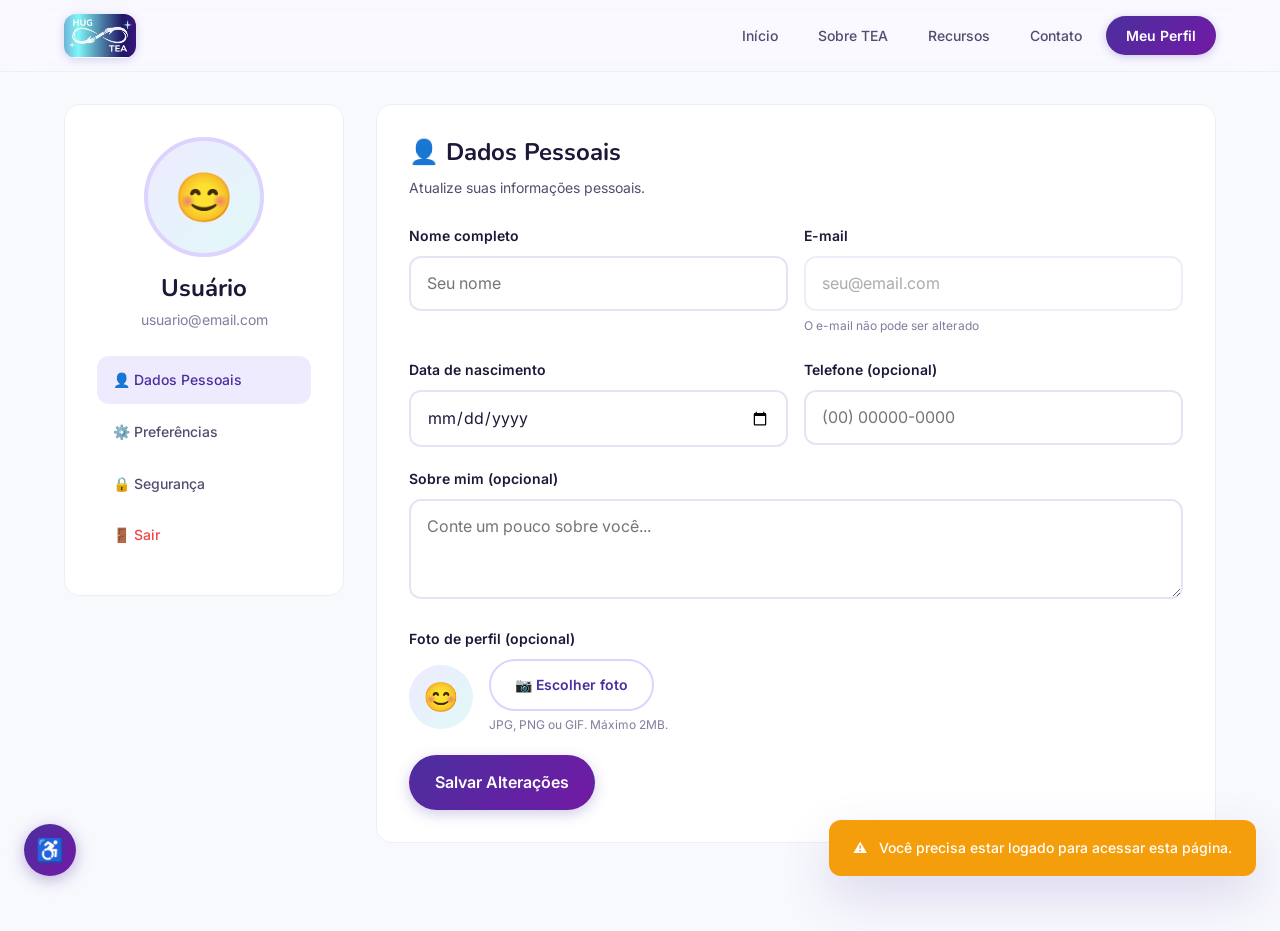
<file: perfil.html>
<!DOCTYPE html>
<html lang="pt-BR">
<head>
  <meta charset="UTF-8">
  <meta name="viewport" content="width=device-width, initial-scale=1.0">
  <meta name="description" content="Gerencie seu perfil no HUGTEA — atualize dados, personalize preferências e gerencie sua conta.">
  <title>Meu Perfil — HUGTEA</title>
  <link rel="stylesheet" href="css/style.css?v=2">
  <link rel="icon" type="image/png" href="img/favicon.png">
</head>
<body>
  <div class="loading-overlay" aria-hidden="true"><div class="loading-spinner"></div></div>
  <a href="#main-content" class="skip-link">Pular para o conteúdo principal</a>

  <!-- NAVBAR -->
  <nav class="navbar" role="navigation" aria-label="Navegação principal">
    <div class="container">
      <a href="index.html" class="navbar__logo" aria-label="HUGTEA - Ir para página inicial">
        <img src="img/logo-banner.png" alt="HUGTEA" class="navbar__logo-img" style="height: 44px; width: auto;">
      </a>
      <div class="navbar__links" id="nav-links">
        <a href="index.html" class="navbar__link">Início</a>
        <a href="sobre-tea.html" class="navbar__link">Sobre TEA</a>
        <a href="recursos.html" class="navbar__link">Recursos</a>
        <a href="contato.html" class="navbar__link">Contato</a>
        <a href="perfil.html" class="navbar__cta" id="nav-user-btn">Meu Perfil</a>
      </div>
      <button class="navbar__hamburger" aria-label="Abrir menu" aria-expanded="false" aria-controls="nav-links">
        <span></span><span></span><span></span>
      </button>
    </div>
  </nav>

  <main id="main-content">
    <div class="container">
      <div class="profile-layout">
        <!-- SIDEBAR -->
        <aside class="profile-sidebar">
          <div class="card" style="text-align:center;padding:var(--sp-8);">
            <div class="profile-avatar" id="profile-avatar-display">
              😊
            </div>
            <h2 class="profile-sidebar__name" id="profile-display-name">Usuário</h2>
            <p class="profile-sidebar__email" id="profile-display-email">usuario@email.com</p>

            <nav aria-label="Menu do perfil" style="margin-top:var(--sp-6);">
              <a href="#section-personal" class="profile-nav__link active" onclick="switchTab('personal', this)">
                👤 Dados Pessoais
              </a>
              <a href="#section-preferences" class="profile-nav__link" onclick="switchTab('preferences', this)">
                ⚙️ Preferências
              </a>
              <a href="#section-security" class="profile-nav__link" onclick="switchTab('security', this)">
                🔒 Segurança
              </a>
              <a href="#" class="profile-nav__link" onclick="logout()" style="color:var(--clr-error);">
                🚪 Sair
              </a>
            </nav>
          </div>
        </aside>

        <!-- CONTEÚDO -->
        <div class="profile-content">
          <!-- Dados Pessoais -->
          <section id="section-personal" class="profile-content__section animate-on-scroll">
            <h2 class="profile-content__title">👤 Dados Pessoais</h2>
            <p class="profile-content__description">Atualize suas informações pessoais.</p>

            <form id="profile-form">
              <div style="display:grid;grid-template-columns:1fr 1fr;gap:var(--sp-4);">
                <div class="form-group">
                  <label for="profile-name" class="form-label">Nome completo</label>
                  <input type="text" id="profile-name" class="form-input" placeholder="Seu nome">
                </div>
                <div class="form-group">
                  <label for="profile-email" class="form-label">E-mail</label>
                  <input type="email" id="profile-email" class="form-input" placeholder="seu@email.com" disabled style="opacity:0.6;">
                  <span class="form-helper">O e-mail não pode ser alterado</span>
                </div>
              </div>

              <div style="display:grid;grid-template-columns:1fr 1fr;gap:var(--sp-4);">
                <div class="form-group">
                  <label for="profile-birthdate" class="form-label">Data de nascimento</label>
                  <input type="date" id="profile-birthdate" class="form-input">
                </div>
                <div class="form-group">
                  <label for="profile-phone" class="form-label">Telefone (opcional)</label>
                  <input type="tel" id="profile-phone" class="form-input" placeholder="(00) 00000-0000">
                </div>
              </div>

              <div class="form-group">
                <label for="profile-bio" class="form-label">Sobre mim (opcional)</label>
                <textarea id="profile-bio" class="form-textarea" placeholder="Conte um pouco sobre você..." style="min-height:100px;"></textarea>
              </div>

              <!-- Upload de foto -->
              <div class="form-group">
                <label class="form-label">Foto de perfil (opcional)</label>
                <div style="display:flex;align-items:center;gap:var(--sp-4);">
                  <div id="avatar-preview" style="
                    width:64px;height:64px;border-radius:var(--radius-full);
                    background:linear-gradient(135deg,var(--clr-primary-100),var(--clr-secondary-100));
                    display:flex;align-items:center;justify-content:center;font-size:1.8rem;
                    overflow:hidden;flex-shrink:0;
                  ">😊</div>
                  <div>
                    <label for="avatar-upload" class="btn btn--secondary" style="cursor:pointer;font-size:var(--fs-sm);">
                      📷 Escolher foto
                    </label>
                    <input type="file" id="avatar-upload" accept="image/*" style="display:none;">
                    <p class="form-helper" style="margin-top:var(--sp-1);">JPG, PNG ou GIF. Máximo 2MB.</p>
                  </div>
                </div>
              </div>

              <button type="submit" class="btn btn--primary">Salvar Alterações</button>
            </form>
          </section>

          <!-- Preferências -->
          <section id="section-preferences" class="profile-content__section animate-on-scroll" style="display:none;">
            <h2 class="profile-content__title">⚙️ Preferências</h2>
            <p class="profile-content__description">Personalize sua experiência no HUGTEA.</p>

            <div style="border-bottom:1px solid var(--clr-border-light);padding:var(--sp-4) 0;">
              <div style="display:flex;justify-content:space-between;align-items:center;">
                <div>
                  <strong style="font-size:var(--fs-base);">Alto Contraste</strong>
                  <p style="font-size:var(--fs-sm);color:var(--clr-text-muted);">Aumentar contraste para melhor legibilidade</p>
                </div>
                <label class="toggle">
                  <input type="checkbox" id="pref-high-contrast">
                  <span class="toggle__slider"></span>
                </label>
              </div>
            </div>

            <div style="border-bottom:1px solid var(--clr-border-light);padding:var(--sp-4) 0;">
              <div style="display:flex;justify-content:space-between;align-items:center;">
                <div>
                  <strong style="font-size:var(--fs-base);">Texto Grande</strong>
                  <p style="font-size:var(--fs-sm);color:var(--clr-text-muted);">Aumentar o tamanho do texto</p>
                </div>
                <label class="toggle">
                  <input type="checkbox" id="pref-large-text">
                  <span class="toggle__slider"></span>
                </label>
              </div>
            </div>

            <div style="border-bottom:1px solid var(--clr-border-light);padding:var(--sp-4) 0;">
              <div style="display:flex;justify-content:space-between;align-items:center;">
                <div>
                  <strong style="font-size:var(--fs-base);">Reduzir Animações</strong>
                  <p style="font-size:var(--fs-sm);color:var(--clr-text-muted);">Desativar animações e transições</p>
                </div>
                <label class="toggle">
                  <input type="checkbox" id="pref-reduced-motion">
                  <span class="toggle__slider"></span>
                </label>
              </div>
            </div>

            <div style="padding:var(--sp-4) 0;">
              <div style="display:flex;justify-content:space-between;align-items:center;">
                <div>
                  <strong style="font-size:var(--fs-base);">Notificações por E-mail</strong>
                  <p style="font-size:var(--fs-sm);color:var(--clr-text-muted);">Receber atualizações e novidades</p>
                </div>
                <label class="toggle">
                  <input type="checkbox" id="pref-notifications" checked>
                  <span class="toggle__slider"></span>
                </label>
              </div>
            </div>

            <br>
            <button class="btn btn--primary" onclick="savePreferences()">Salvar Preferências</button>
          </section>

          <!-- Segurança -->
          <section id="section-security" class="profile-content__section animate-on-scroll" style="display:none;">
            <h2 class="profile-content__title">🔒 Segurança</h2>
            <p class="profile-content__description">Gerencie a segurança da sua conta.</p>

            <form id="password-change-form">
              <div class="form-group">
                <label for="current-password" class="form-label">Senha atual</label>
                <div class="password-wrapper">
                  <input type="password" id="current-password" class="form-input" placeholder="Sua senha atual">
                  <button type="button" class="password-toggle" onclick="togglePwd('current-password', this)">👁️</button>
                </div>
              </div>

              <div class="form-group">
                <label for="new-password" class="form-label">Nova senha</label>
                <div class="password-wrapper">
                  <input type="password" id="new-password" class="form-input" placeholder="Crie uma nova senha" minlength="8">
                  <button type="button" class="password-toggle" onclick="togglePwd('new-password', this)">👁️</button>
                </div>
                <span class="form-helper">Mínimo de 8 caracteres</span>
              </div>

              <div class="form-group">
                <label for="confirm-new-password" class="form-label">Confirmar nova senha</label>
                <div class="password-wrapper">
                  <input type="password" id="confirm-new-password" class="form-input" placeholder="Confirme a nova senha">
                  <button type="button" class="password-toggle" onclick="togglePwd('confirm-new-password', this)">👁️</button>
                </div>
              </div>

              <button type="submit" class="btn btn--primary">Alterar Senha</button>
            </form>

            <hr style="margin:var(--sp-8) 0;border:none;border-top:1px solid var(--clr-border-light);">

            <!-- Exportar Dados (RF-004) -->
            <h3 style="font-family:var(--font-display);font-weight:700;margin-bottom:var(--sp-2);">📥 Exportar Meus Dados</h3>
            <p style="font-size:var(--fs-sm);color:var(--clr-text-secondary);margin-bottom:var(--sp-4);">
              Baixe uma cópia dos seus dados conforme a LGPD.
            </p>
            <button class="btn btn--secondary" onclick="exportData()">Exportar Dados (JSON)</button>

            <hr style="margin:var(--sp-8) 0;border:none;border-top:1px solid var(--clr-border-light);">

            <h3 style="font-family:var(--font-display);font-weight:700;color:var(--clr-error);margin-bottom:var(--sp-2);">⚠️ Zona de Perigo</h3>
            <p style="font-size:var(--fs-sm);color:var(--clr-text-secondary);margin-bottom:var(--sp-4);">
              Esta ação é irreversível. Todos os seus dados serão permanentemente excluídos.
            </p>
            <button class="btn btn--secondary" style="border-color:var(--clr-error);color:var(--clr-error);" onclick="deleteAccount()">
              Excluir Minha Conta
            </button>
          </section>
        </div>
      </div>
    </div>
  </main>

  <!-- ACESSIBILIDADE -->
  <div class="a11y-widget" aria-label="Opções de acessibilidade">
    <button class="a11y-widget__toggle" aria-label="Abrir opções de acessibilidade" aria-expanded="false">♿</button>
    <div class="a11y-widget__panel" role="dialog" aria-label="Painel de acessibilidade">
      <div class="a11y-widget__title">♿ Acessibilidade</div>
      <div class="a11y-widget__option">
        <span class="a11y-widget__option-label">Alto Contraste</span>
        <label class="toggle"><input type="checkbox" id="toggle-high-contrast"><span class="toggle__slider"></span></label>
      </div>
      <div class="a11y-widget__option">
        <span class="a11y-widget__option-label">Texto Grande</span>
        <label class="toggle"><input type="checkbox" id="toggle-large-text"><span class="toggle__slider"></span></label>
      </div>
      <div class="a11y-widget__option">
        <span class="a11y-widget__option-label">Reduzir Animações</span>
        <label class="toggle"><input type="checkbox" id="toggle-reduced-motion"><span class="toggle__slider"></span></label>
      </div>
    </div>
  </div>

  <script src="js/main.js"></script>
  <script>
    // ---- Verificar login ----
    function checkAuth() {
      const userData = JSON.parse(localStorage.getItem('hugtea-user') || '{}');
      if (!userData.loggedIn) {
        showToast('Você precisa estar logado para acessar esta página.', 'warning');
        setTimeout(() => window.location.href = 'login.html', 1500);
        return null;
      }
      return userData;
    }

    // ---- Carregar dados do usuário ----
    function loadUserData() {
      const user = checkAuth();
      if (!user) return;

      document.getElementById('profile-display-name').textContent = user.name || 'Usuário';
      document.getElementById('profile-display-email').textContent = user.email || '';
      document.getElementById('profile-name').value = user.name || '';
      document.getElementById('profile-email').value = user.email || '';
      document.getElementById('profile-birthdate').value = user.birthdate || '';
      document.getElementById('profile-phone').value = user.phone || '';
      document.getElementById('profile-bio').value = user.bio || '';

      // Avatar com iniciais
      if (user.name) {
        const initials = user.name.split(' ').map(n => n[0]).join('').toUpperCase().substring(0, 2);
        document.getElementById('profile-avatar-display').textContent = initials;
        document.getElementById('avatar-preview').textContent = initials;
      }

      // Se tiver foto salva
      if (user.avatarUrl) {
        document.getElementById('profile-avatar-display').innerHTML = `<img src="${user.avatarUrl}" alt="Foto de perfil" style="width:100%;height:100%;object-fit:cover;">`;
        document.getElementById('avatar-preview').innerHTML = `<img src="${user.avatarUrl}" alt="Foto de perfil" style="width:100%;height:100%;object-fit:cover;">`;
      }
    }

    loadUserData();

    // ---- Tabs ----
    function switchTab(tabId, link) {
      document.querySelectorAll('.profile-content__section').forEach(s => s.style.display = 'none');
      document.querySelectorAll('.profile-nav__link').forEach(l => l.classList.remove('active'));
      document.getElementById(`section-${tabId}`).style.display = 'block';
      if (link) link.classList.add('active');
    }

    // ---- Salvar perfil ----
    const profileForm = document.getElementById('profile-form');
    if (profileForm) {
      profileForm.addEventListener('submit', function(e) {
        e.preventDefault();
        const user = JSON.parse(localStorage.getItem('hugtea-user') || '{}');
        user.name = document.getElementById('profile-name').value.trim();
        user.birthdate = document.getElementById('profile-birthdate').value;
        user.phone = document.getElementById('profile-phone').value;
        user.bio = document.getElementById('profile-bio').value;
        localStorage.setItem('hugtea-user', JSON.stringify(user));

        document.getElementById('profile-display-name').textContent = user.name || 'Usuário';
        if (user.name) {
          const initials = user.name.split(' ').map(n => n[0]).join('').toUpperCase().substring(0, 2);
          if (!user.avatarUrl) {
            document.getElementById('profile-avatar-display').textContent = initials;
            document.getElementById('avatar-preview').textContent = initials;
          }
        }

        showToast('Perfil atualizado com sucesso! ✓', 'success');
      });
    }

    // ---- Upload de foto ----
    const avatarUpload = document.getElementById('avatar-upload');
    if (avatarUpload) {
      avatarUpload.addEventListener('change', function(e) {
        const file = e.target.files[0];
        if (!file) return;

        if (file.size > 2 * 1024 * 1024) {
          showToast('A foto deve ter no máximo 2MB.', 'error');
          return;
        }

        const reader = new FileReader();
        reader.onload = function(event) {
          const imgHtml = `<img src="${event.target.result}" alt="Foto de perfil" style="width:100%;height:100%;object-fit:cover;">`;
          document.getElementById('profile-avatar-display').innerHTML = imgHtml;
          document.getElementById('avatar-preview').innerHTML = imgHtml;

          const user = JSON.parse(localStorage.getItem('hugtea-user') || '{}');
          user.avatarUrl = event.target.result;
          localStorage.setItem('hugtea-user', JSON.stringify(user));

          showToast('Foto atualizada! ✓', 'success');
        };
        reader.readAsDataURL(file);
      });
    }

    // ---- Alterar senha ----
    const passwordForm = document.getElementById('password-change-form');
    if (passwordForm) {
      passwordForm.addEventListener('submit', function(e) {
        e.preventDefault();
        const newPwd = document.getElementById('new-password').value;
        const confirmPwd = document.getElementById('confirm-new-password').value;

        if (newPwd.length < 8) {
          showToast('A nova senha deve ter no mínimo 8 caracteres.', 'error');
          return;
        }
        if (newPwd !== confirmPwd) {
          showToast('As senhas não coincidem.', 'error');
          return;
        }

        showToast('Senha alterada com sucesso! ✓', 'success');
        passwordForm.reset();
      });
    }

    function togglePwd(id, btn) {
      const input = document.getElementById(id);
      if (input.type === 'password') {
        input.type = 'text'; btn.textContent = '🙈';
      } else {
        input.type = 'password'; btn.textContent = '👁️';
      }
    }

    // ---- Exportar dados (RF-004) ----
    function exportData() {
      const user = JSON.parse(localStorage.getItem('hugtea-user') || '{}');
      const dataStr = JSON.stringify(user, null, 2);
      const blob = new Blob([dataStr], { type: 'application/json' });
      const url = URL.createObjectURL(blob);
      const a = document.createElement('a');
      a.href = url;
      a.download = `hugtea-dados-${user.name || 'usuario'}.json`;
      a.click();
      URL.revokeObjectURL(url);
      showToast('Dados exportados com sucesso! 📥', 'success');
    }

    // ---- Logout ----
    function logout() {
      localStorage.removeItem('hugtea-user');
      showToast('Você saiu da sua conta. Até breve! 👋', 'info');
      setTimeout(() => window.location.href = 'index.html', 1500);
    }

    // ---- Excluir conta ----
    function deleteAccount() {
      if (confirm('Tem certeza que deseja excluir sua conta? Esta ação é irreversível.')) {
        localStorage.removeItem('hugtea-user');
        showToast('Conta excluída com sucesso. Sentiremos sua falta. 💜', 'info', 5000);
        setTimeout(() => window.location.href = 'index.html', 2000);
      }
    }

    // ---- Preferências ----
    function savePreferences() {
      showToast('Preferências salvas com sucesso! ✓', 'success');
    }

    // Sincronizar preferências do perfil com o widget global
    const prefHighContrast = document.getElementById('pref-high-contrast');
    const prefLargeText = document.getElementById('pref-large-text');
    const prefReducedMotion = document.getElementById('pref-reduced-motion');

    if (prefHighContrast) {
      prefHighContrast.checked = localStorage.getItem('hugtea-high-contrast') === 'true';
      prefHighContrast.addEventListener('change', () => {
        document.body.classList.toggle('high-contrast', prefHighContrast.checked);
        localStorage.setItem('hugtea-high-contrast', prefHighContrast.checked);
        const globalToggle = document.getElementById('toggle-high-contrast');
        if (globalToggle) globalToggle.checked = prefHighContrast.checked;
      });
    }
    if (prefLargeText) {
      prefLargeText.checked = localStorage.getItem('hugtea-large-text') === 'true';
      prefLargeText.addEventListener('change', () => {
        document.body.classList.toggle('large-text', prefLargeText.checked);
        localStorage.setItem('hugtea-large-text', prefLargeText.checked);
        const globalToggle = document.getElementById('toggle-large-text');
        if (globalToggle) globalToggle.checked = prefLargeText.checked;
      });
    }
    if (prefReducedMotion) {
      prefReducedMotion.checked = localStorage.getItem('hugtea-reduced-motion') === 'true';
      prefReducedMotion.addEventListener('change', () => {
        if (prefReducedMotion.checked) {
          document.documentElement.style.setProperty('--transition-fast', '0ms');
          document.documentElement.style.setProperty('--transition-base', '0ms');
          document.documentElement.style.setProperty('--transition-slow', '0ms');
        } else {
          document.documentElement.style.setProperty('--transition-fast', '150ms ease');
          document.documentElement.style.setProperty('--transition-base', '250ms ease');
          document.documentElement.style.setProperty('--transition-slow', '400ms ease');
        }
        localStorage.setItem('hugtea-reduced-motion', prefReducedMotion.checked);
        const globalToggle = document.getElementById('toggle-reduced-motion');
        if (globalToggle) globalToggle.checked = prefReducedMotion.checked;
      });
    }
  </script>
</body>
</html>
</file>
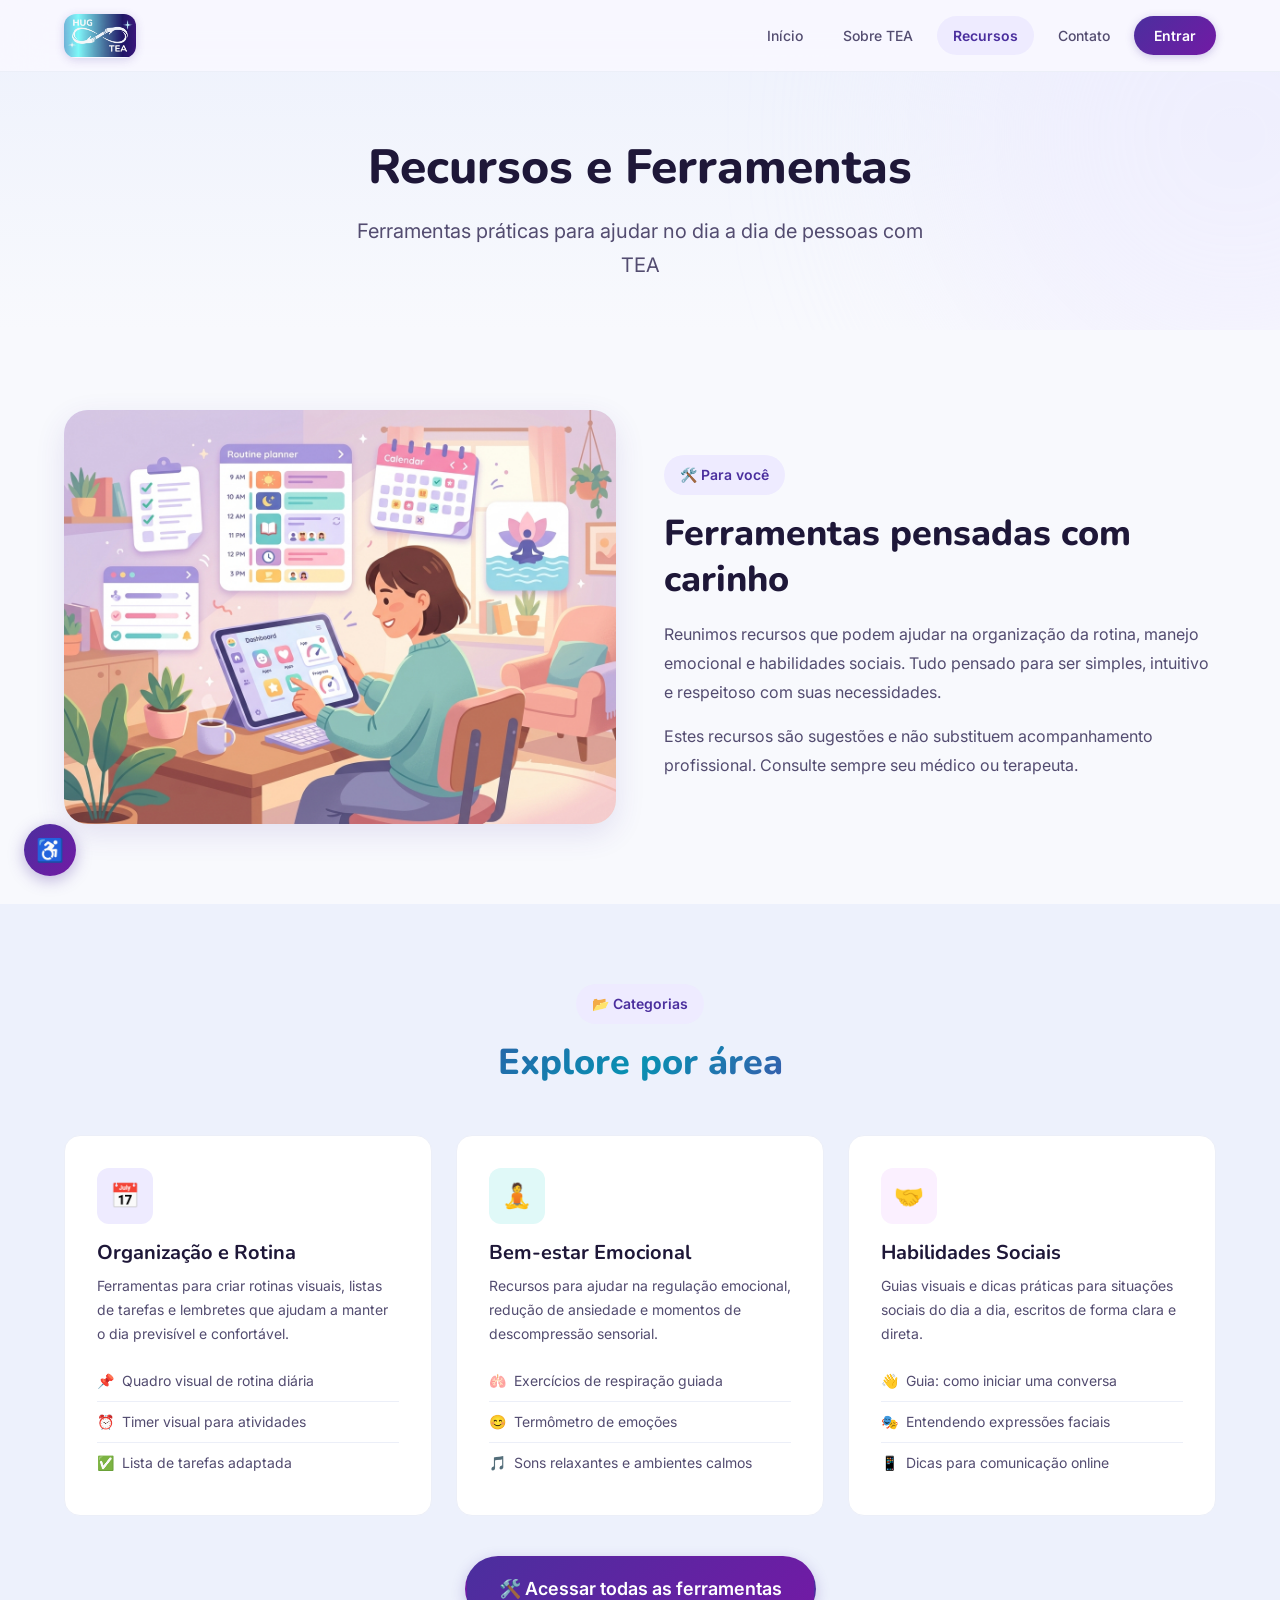
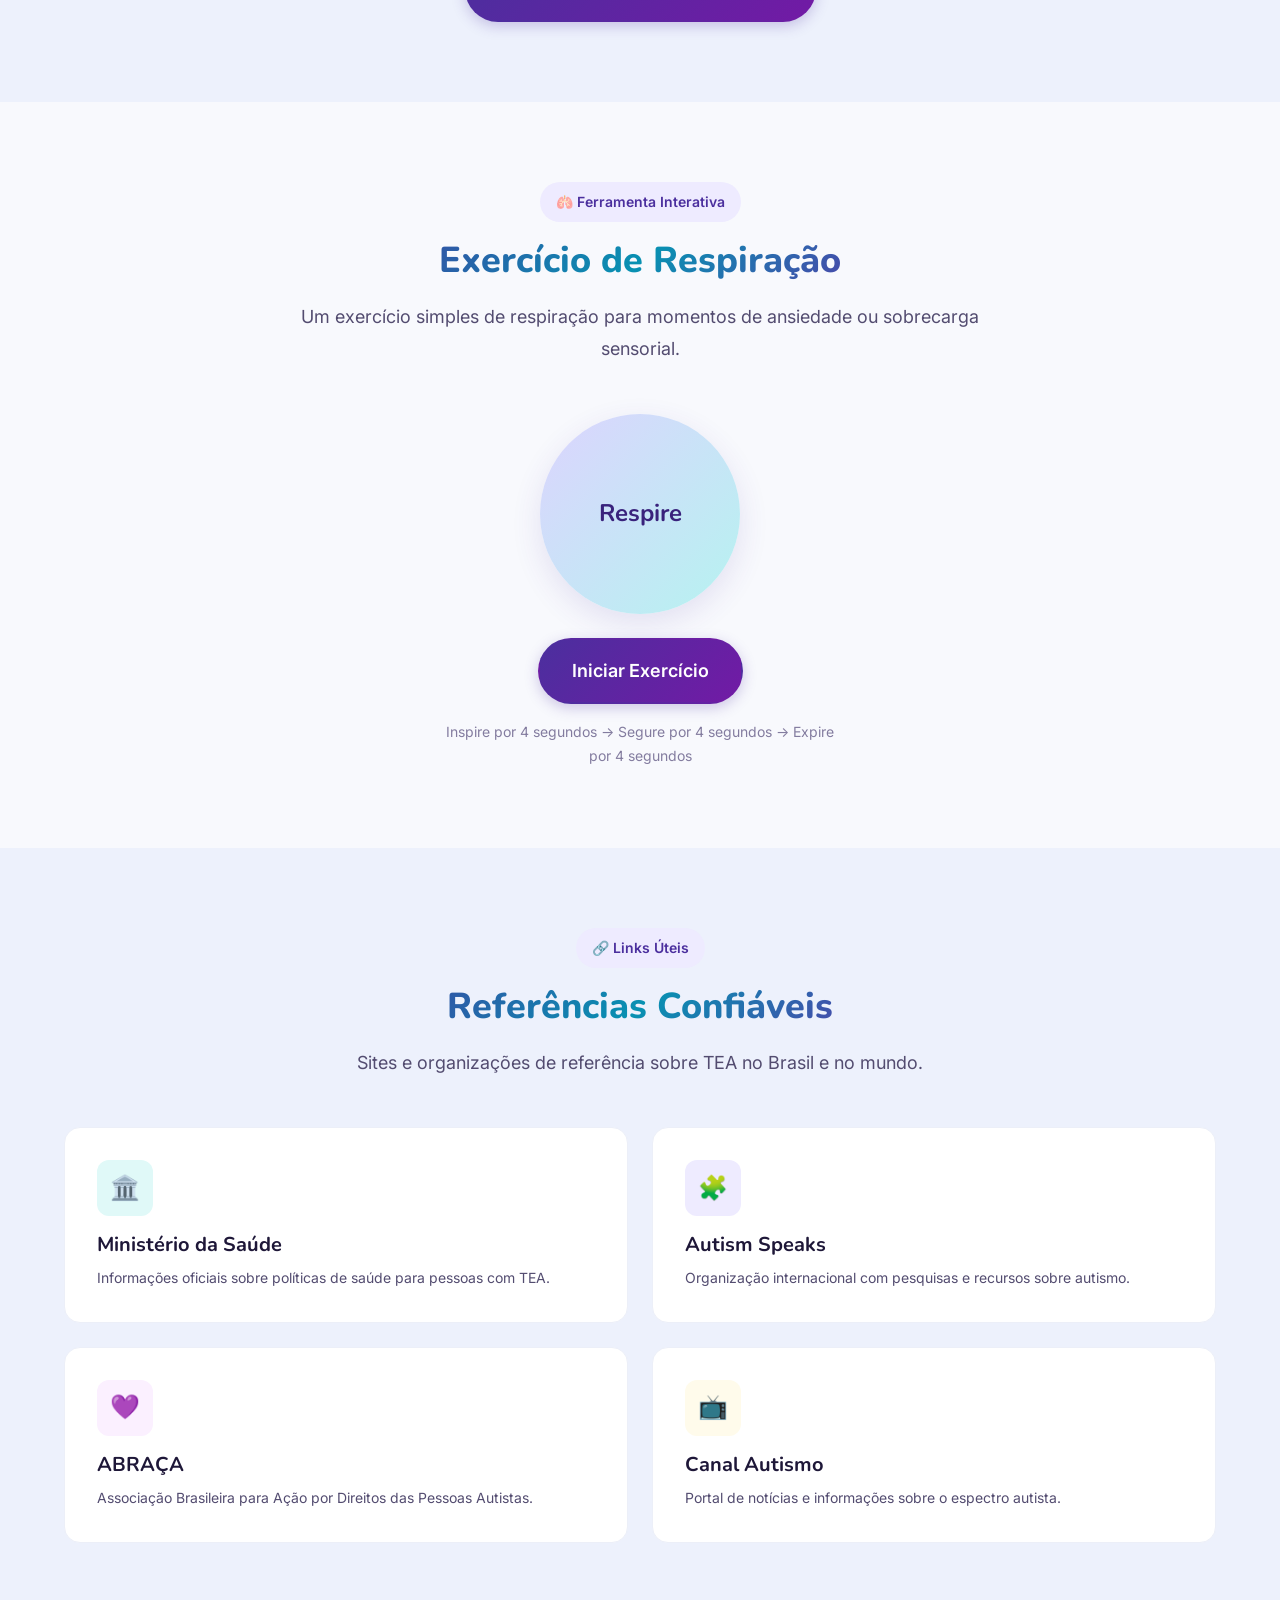
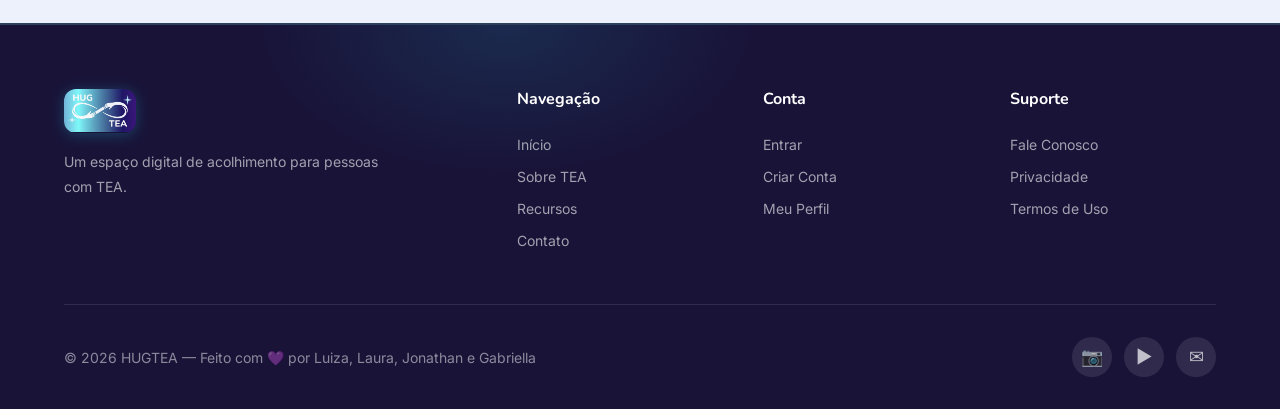
<file: recursos.html>
<!DOCTYPE html>
<html lang="pt-BR">
<head>
  <meta charset="UTF-8">
  <meta name="viewport" content="width=device-width, initial-scale=1.0">
  <meta name="description" content="Recursos e ferramentas acessíveis para pessoas com TEA — rotina, bem-estar, organização e apoio emocional.">
  <title>Recursos e Ferramentas — HUGTEA</title>
  <link rel="stylesheet" href="css/style.css?v=2">
  <link rel="icon" type="image/png" href="img/favicon.png">
  <style>
    .res-link { color:inherit; text-decoration:none; flex:1; transition:color 150ms ease; }
    .res-link::after { content:" →"; opacity:0; transition:opacity 150ms ease; }
    .res-link:hover, .res-link:focus-visible { color:var(--clr-primary-600); text-decoration:underline; }
    .res-link:hover::after, .res-link:focus-visible::after { opacity:1; }
  </style>
</head>
<body>
  <div class="loading-overlay" aria-hidden="true"><div class="loading-spinner"></div></div>
  <a href="#main-content" class="skip-link">Pular para o conteúdo principal</a>

  <!-- NAVBAR -->
  <nav class="navbar" role="navigation" aria-label="Navegação principal">
    <div class="container">
      <a href="index.html" class="navbar__logo" aria-label="HUGTEA - Ir para página inicial">
        <img src="img/logo-banner.png" alt="HUGTEA" class="navbar__logo-img" style="height: 44px; width: auto;">
      </a>
      <div class="navbar__links" id="nav-links">
        <a href="index.html" class="navbar__link">Início</a>
        <a href="sobre-tea.html" class="navbar__link">Sobre TEA</a>
        <a href="recursos.html" class="navbar__link active">Recursos</a>
        <a href="contato.html" class="navbar__link">Contato</a>
        <a href="login.html" class="navbar__cta">Entrar</a>
      </div>
      <button class="navbar__hamburger" aria-label="Abrir menu" aria-expanded="false" aria-controls="nav-links">
        <span></span><span></span><span></span>
      </button>
    </div>
  </nav>

  <main id="main-content">
    <!-- PAGE HEADER -->
    <section class="page-header" aria-labelledby="page-title">
      <div class="container">
        <h1 class="page-header__title" id="page-title">Recursos e Ferramentas</h1>
        <p class="page-header__subtitle">
          Ferramentas práticas para ajudar no dia a dia de pessoas com TEA
        </p>
      </div>
    </section>

    <!-- INTRO -->
    <section class="section" aria-labelledby="intro-resources">
      <div class="container">
        <div class="info-block animate-on-scroll">
          <div class="info-block__image">
            <img src="img/resources.jpg" alt="Pessoa usando ferramentas digitais acessíveis para organização e bem-estar">
          </div>
          <div>
            <div class="section__badge">🛠️ Para você</div>
            <h2 id="intro-resources" style="font-size:var(--fs-3xl);font-weight:800;margin-bottom:var(--sp-4);font-family:var(--font-display);">
              Ferramentas pensadas com carinho
            </h2>
            <p style="color:var(--clr-text-secondary);line-height:1.8;margin-bottom:var(--sp-4);">
              Reunimos recursos que podem ajudar na organização da rotina, manejo
              emocional e habilidades sociais. Tudo pensado para ser simples,
              intuitivo e respeitoso com suas necessidades.
            </p>
            <p style="color:var(--clr-text-secondary);line-height:1.8;">
              Estes recursos são sugestões e não substituem acompanhamento profissional.
              Consulte sempre seu médico ou terapeuta.
            </p>
          </div>
        </div>
      </div>
    </section>

    <!-- CATEGORIAS DE RECURSOS -->
    <section class="section section--alt" aria-labelledby="categories-title">
      <div class="container">
        <div class="section__header animate-on-scroll">
          <div class="section__badge">📂 Categorias</div>
          <h2 class="section__title" id="categories-title">Explore por área</h2>
        </div>

        <div class="grid grid--3">
          <!-- Rotina -->
          <div class="card animate-on-scroll">
            <div class="card__icon card__icon--purple">📅</div>
            <h3 class="card__title">Organização e Rotina</h3>
            <p class="card__text" style="margin-bottom:var(--sp-4);">
              Ferramentas para criar rotinas visuais, listas de tarefas e lembretes
              que ajudam a manter o dia previsível e confortável.
            </p>
            <ul style="list-style:none;padding:0;">
              <li style="padding:var(--sp-2) 0;font-size:var(--fs-sm);color:var(--clr-text-secondary);border-bottom:1px solid var(--clr-border-light);display:flex;gap:var(--sp-2);">
                <span>📌</span> <a href="ferramentas.html#rotina" class="res-link">Quadro visual de rotina diária</a>
              </li>
              <li style="padding:var(--sp-2) 0;font-size:var(--fs-sm);color:var(--clr-text-secondary);border-bottom:1px solid var(--clr-border-light);display:flex;gap:var(--sp-2);">
                <span>⏰</span> <a href="ferramentas.html#timer" class="res-link">Timer visual para atividades</a>
              </li>
              <li style="padding:var(--sp-2) 0;font-size:var(--fs-sm);color:var(--clr-text-secondary);display:flex;gap:var(--sp-2);">
                <span>✅</span> <a href="ferramentas.html#tarefas" class="res-link">Lista de tarefas adaptada</a>
              </li>
            </ul>
          </div>

          <!-- Bem-estar -->
          <div class="card animate-on-scroll">
            <div class="card__icon card__icon--teal">🧘</div>
            <h3 class="card__title">Bem-estar Emocional</h3>
            <p class="card__text" style="margin-bottom:var(--sp-4);">
              Recursos para ajudar na regulação emocional, redução de ansiedade
              e momentos de descompressão sensorial.
            </p>
            <ul style="list-style:none;padding:0;">
              <li style="padding:var(--sp-2) 0;font-size:var(--fs-sm);color:var(--clr-text-secondary);border-bottom:1px solid var(--clr-border-light);display:flex;gap:var(--sp-2);">
                <span>🫁</span> <a href="ferramentas.html#respiracao" class="res-link">Exercícios de respiração guiada</a>
              </li>
              <li style="padding:var(--sp-2) 0;font-size:var(--fs-sm);color:var(--clr-text-secondary);border-bottom:1px solid var(--clr-border-light);display:flex;gap:var(--sp-2);">
                <span>😊</span> <a href="ferramentas.html#termometro" class="res-link">Termômetro de emoções</a>
              </li>
              <li style="padding:var(--sp-2) 0;font-size:var(--fs-sm);color:var(--clr-text-secondary);display:flex;gap:var(--sp-2);">
                <span>🎵</span> <a href="ferramentas.html#sons" class="res-link">Sons relaxantes e ambientes calmos</a>
              </li>
            </ul>
          </div>

          <!-- Social -->
          <div class="card animate-on-scroll">
            <div class="card__icon card__icon--pink">🤝</div>
            <h3 class="card__title">Habilidades Sociais</h3>
            <p class="card__text" style="margin-bottom:var(--sp-4);">
              Guias visuais e dicas práticas para situações sociais do dia a dia,
              escritos de forma clara e direta.
            </p>
            <ul style="list-style:none;padding:0;">
              <li style="padding:var(--sp-2) 0;font-size:var(--fs-sm);color:var(--clr-text-secondary);border-bottom:1px solid var(--clr-border-light);display:flex;gap:var(--sp-2);">
                <span>👋</span> <a href="ferramentas.html#conversa" class="res-link">Guia: como iniciar uma conversa</a>
              </li>
              <li style="padding:var(--sp-2) 0;font-size:var(--fs-sm);color:var(--clr-text-secondary);border-bottom:1px solid var(--clr-border-light);display:flex;gap:var(--sp-2);">
                <span>🎭</span> <a href="ferramentas.html#expressoes" class="res-link">Entendendo expressões faciais</a>
              </li>
              <li style="padding:var(--sp-2) 0;font-size:var(--fs-sm);color:var(--clr-text-secondary);display:flex;gap:var(--sp-2);">
                <span>📱</span> <a href="ferramentas.html#online" class="res-link">Dicas para comunicação online</a>
              </li>
            </ul>
          </div>
        </div>

        <div class="animate-on-scroll" style="text-align:center;margin-top:var(--sp-10);">
          <a href="ferramentas.html" class="btn btn--primary btn--large">🛠️ Acessar todas as ferramentas</a>
        </div>
      </div>
    </section>

    <!-- FERRAMENTA INTERATIVA: Respiração -->
    <section class="section" aria-labelledby="breathing-title">
      <div class="container">
        <div class="section__header animate-on-scroll">
          <div class="section__badge">🫁 Ferramenta Interativa</div>
          <h2 class="section__title" id="breathing-title">Exercício de Respiração</h2>
          <p class="section__subtitle">
            Um exercício simples de respiração para momentos de ansiedade ou sobrecarga sensorial.
          </p>
        </div>

        <div class="animate-on-scroll" style="max-width:400px;margin:0 auto;text-align:center;">
          <div id="breathing-circle" style="
            width: 200px;
            height: 200px;
            border-radius: 50%;
            background: linear-gradient(135deg, var(--clr-primary-200), var(--clr-secondary-200));
            margin: 0 auto var(--sp-6);
            display: flex;
            align-items: center;
            justify-content: center;
            font-family: var(--font-display);
            font-size: var(--fs-xl);
            font-weight: 700;
            color: var(--clr-primary-700);
            transition: transform 4s ease-in-out;
            box-shadow: var(--shadow-lg);
          ">
            Respire
          </div>
          <button id="start-breathing" class="btn btn--primary btn--large" onclick="startBreathing()">
            Iniciar Exercício
          </button>
          <p style="margin-top:var(--sp-4);font-size:var(--fs-sm);color:var(--clr-text-muted);">
            Inspire por 4 segundos → Segure por 4 segundos → Expire por 4 segundos
          </p>
        </div>
      </div>
    </section>

    <!-- LINKS ÚTEIS -->
    <section class="section section--alt" aria-labelledby="links-title">
      <div class="container">
        <div class="section__header animate-on-scroll">
          <div class="section__badge">🔗 Links Úteis</div>
          <h2 class="section__title" id="links-title">Referências Confiáveis</h2>
          <p class="section__subtitle">
            Sites e organizações de referência sobre TEA no Brasil e no mundo.
          </p>
        </div>

        <div class="grid grid--2">
          <a href="https://www.gov.br/saude/pt-br" target="_blank" rel="noopener noreferrer" class="card animate-on-scroll" style="text-decoration:none;cursor:pointer;">
            <div class="card__icon card__icon--teal">🏛️</div>
            <h3 class="card__title">Ministério da Saúde</h3>
            <p class="card__text">Informações oficiais sobre políticas de saúde para pessoas com TEA.</p>
          </a>

          <a href="https://www.autismspeaks.org/" target="_blank" rel="noopener noreferrer" class="card animate-on-scroll" style="text-decoration:none;cursor:pointer;">
            <div class="card__icon card__icon--purple">🧩</div>
            <h3 class="card__title">Autism Speaks</h3>
            <p class="card__text">Organização internacional com pesquisas e recursos sobre autismo.</p>
          </a>

          <a href="https://abraca.autismobrasil.org/" target="_blank" rel="noopener noreferrer" class="card animate-on-scroll" style="text-decoration:none;cursor:pointer;">
            <div class="card__icon card__icon--pink">💜</div>
            <h3 class="card__title">ABRAÇA</h3>
            <p class="card__text">Associação Brasileira para Ação por Direitos das Pessoas Autistas.</p>
          </a>

          <a href="https://www.canalautismo.com.br/" target="_blank" rel="noopener noreferrer" class="card animate-on-scroll" style="text-decoration:none;cursor:pointer;">
            <div class="card__icon card__icon--warm">📺</div>
            <h3 class="card__title">Canal Autismo</h3>
            <p class="card__text">Portal de notícias e informações sobre o espectro autista.</p>
          </a>
        </div>
      </div>
    </section>
  </main>

  <!-- FOOTER -->
  <footer class="footer" role="contentinfo">
    <div class="container">
      <div class="footer__grid">
        <div>
          <a href="index.html" class="navbar__logo footer__logo" aria-label="HUGTEA - Ir para página inicial">
            <img src="img/logo-banner.png" alt="HUGTEA" class="navbar__logo-img" style="height: 44px; width: auto;">
          </a>
          <p class="footer__brand-text">Um espaço digital de acolhimento para pessoas com TEA.</p>
        </div>
        <div>
          <h3 class="footer__title">Navegação</h3>
          <a href="index.html" class="footer__link">Início</a>
          <a href="sobre-tea.html" class="footer__link">Sobre TEA</a>
          <a href="recursos.html" class="footer__link">Recursos</a>
          <a href="contato.html" class="footer__link">Contato</a>
        </div>
        <div>
          <h3 class="footer__title">Conta</h3>
          <a href="login.html" class="footer__link">Entrar</a>
          <a href="cadastro.html" class="footer__link">Criar Conta</a>
          <a href="perfil.html" class="footer__link">Meu Perfil</a>
        </div>
        <div>
          <h3 class="footer__title">Suporte</h3>
          <a href="contato.html" class="footer__link">Fale Conosco</a>
          <a href="#" class="footer__link">Privacidade</a>
          <a href="#" class="footer__link">Termos de Uso</a>
        </div>
      </div>
      <div class="footer__bottom">
        <p class="footer__copyright">© 2026 HUGTEA — Feito com 💜 por Luiza, Laura, Jonathan e Gabriella</p>
        <div class="footer__social">
          <a href="#" class="footer__social-link" aria-label="Instagram">📷</a>
          <a href="#" class="footer__social-link" aria-label="YouTube">▶</a>
          <a href="mailto:hugtea.oficial@gmail.com" class="footer__social-link" aria-label="E-mail">✉</a>
        </div>
      </div>
    </div>
  </footer>

  <!-- ACESSIBILIDADE -->
  <div class="a11y-widget" aria-label="Opções de acessibilidade">
    <button class="a11y-widget__toggle" aria-label="Abrir opções de acessibilidade" aria-expanded="false">♿</button>
    <div class="a11y-widget__panel" role="dialog" aria-label="Painel de acessibilidade">
      <div class="a11y-widget__title">♿ Acessibilidade</div>
      <div class="a11y-widget__option">
        <span class="a11y-widget__option-label">Alto Contraste</span>
        <label class="toggle"><input type="checkbox" id="toggle-high-contrast"><span class="toggle__slider"></span></label>
      </div>
      <div class="a11y-widget__option">
        <span class="a11y-widget__option-label">Texto Grande</span>
        <label class="toggle"><input type="checkbox" id="toggle-large-text"><span class="toggle__slider"></span></label>
      </div>
      <div class="a11y-widget__option">
        <span class="a11y-widget__option-label">Reduzir Animações</span>
        <label class="toggle"><input type="checkbox" id="toggle-reduced-motion"><span class="toggle__slider"></span></label>
      </div>
    </div>
  </div>

  <script src="js/main.js"></script>
  <script>
    // Exercício de Respiração
    let breathingInterval = null;
    let breathingActive = false;

    function startBreathing() {
      const circle = document.getElementById('breathing-circle');
      const btn = document.getElementById('start-breathing');

      if (breathingActive) {
        clearInterval(breathingInterval);
        breathingActive = false;
        btn.textContent = 'Iniciar Exercício';
        circle.style.transform = 'scale(1)';
        circle.textContent = 'Respire';
        return;
      }

      breathingActive = true;
      btn.textContent = 'Parar Exercício';

      let phase = 0;
      const phases = [
        { text: 'Inspire...', scale: 'scale(1.3)', duration: 4000 },
        { text: 'Segure...', scale: 'scale(1.3)', duration: 4000 },
        { text: 'Expire...', scale: 'scale(1)', duration: 4000 },
      ];

      function nextPhase() {
        const current = phases[phase % 3];
        circle.textContent = current.text;
        circle.style.transform = current.scale;
        phase++;
      }

      nextPhase();
      breathingInterval = setInterval(nextPhase, 4000);
    }
  </script>
</body>
</html>
</file>
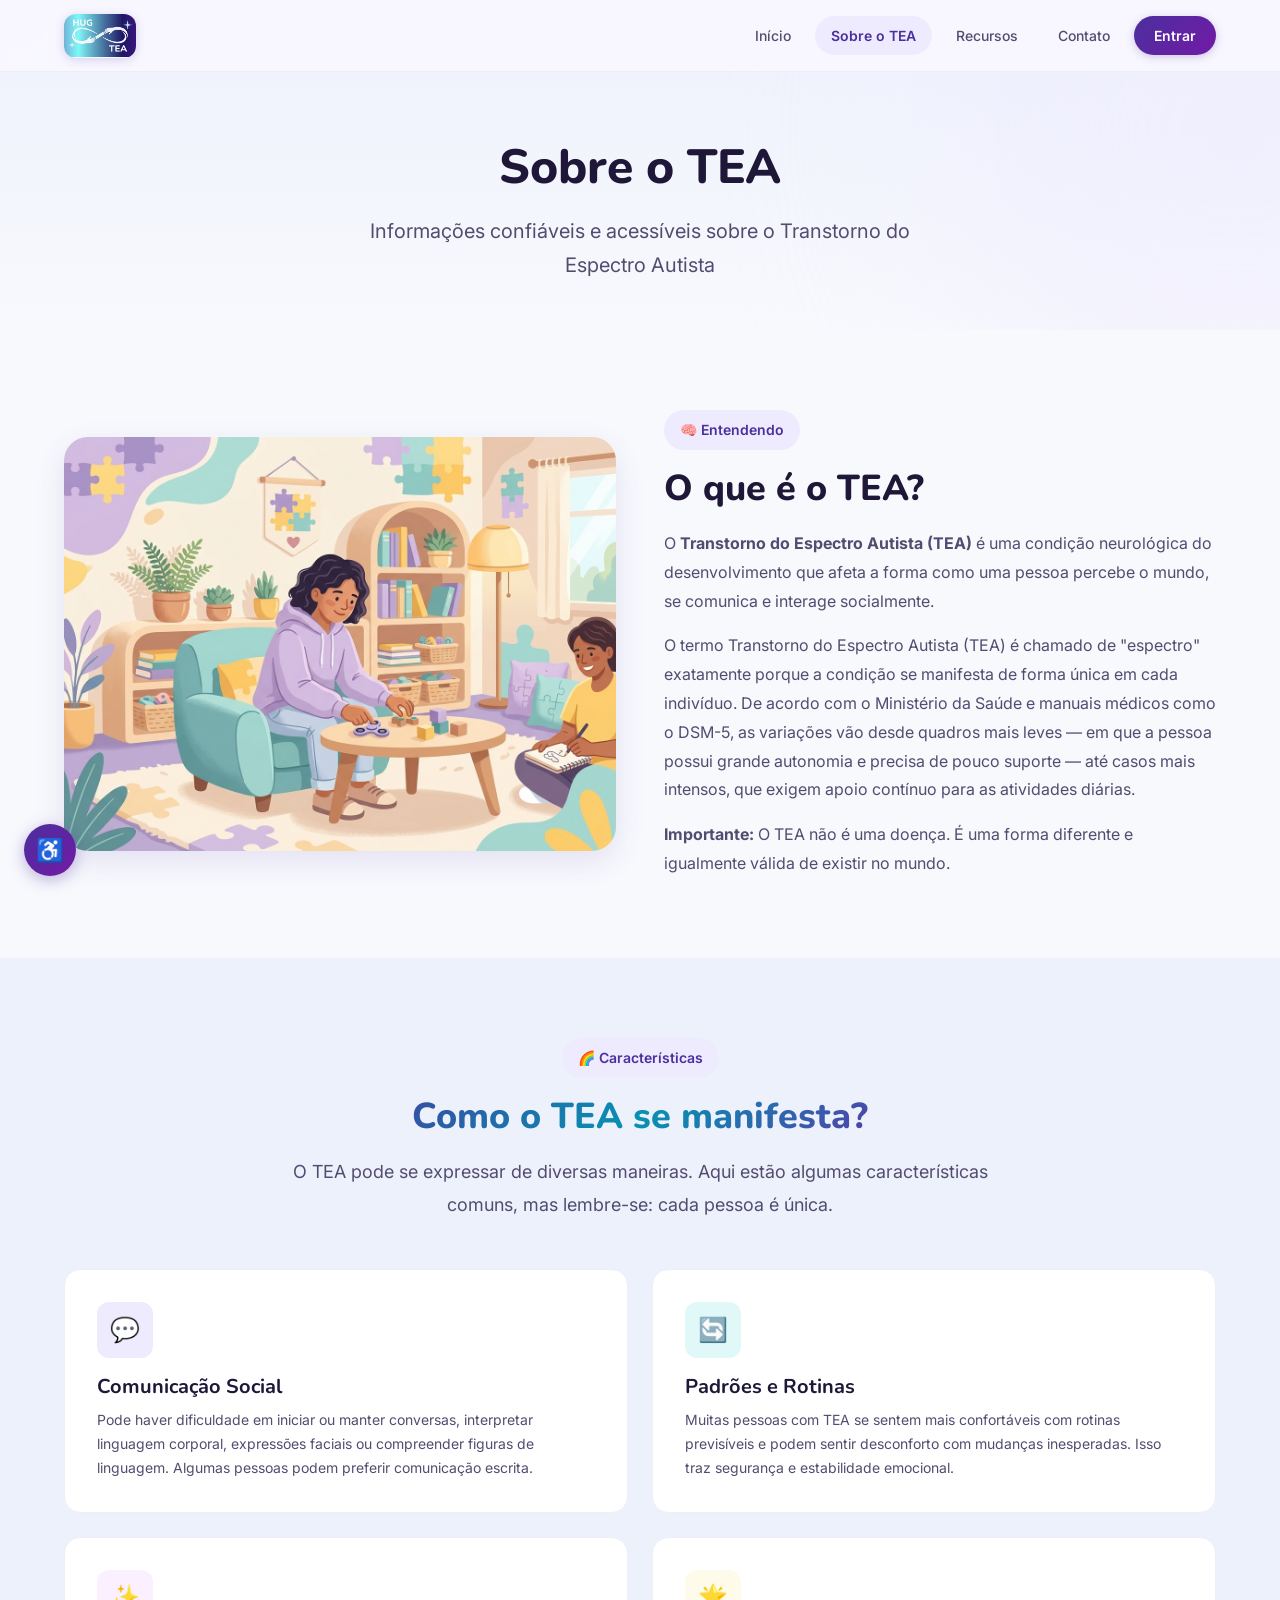
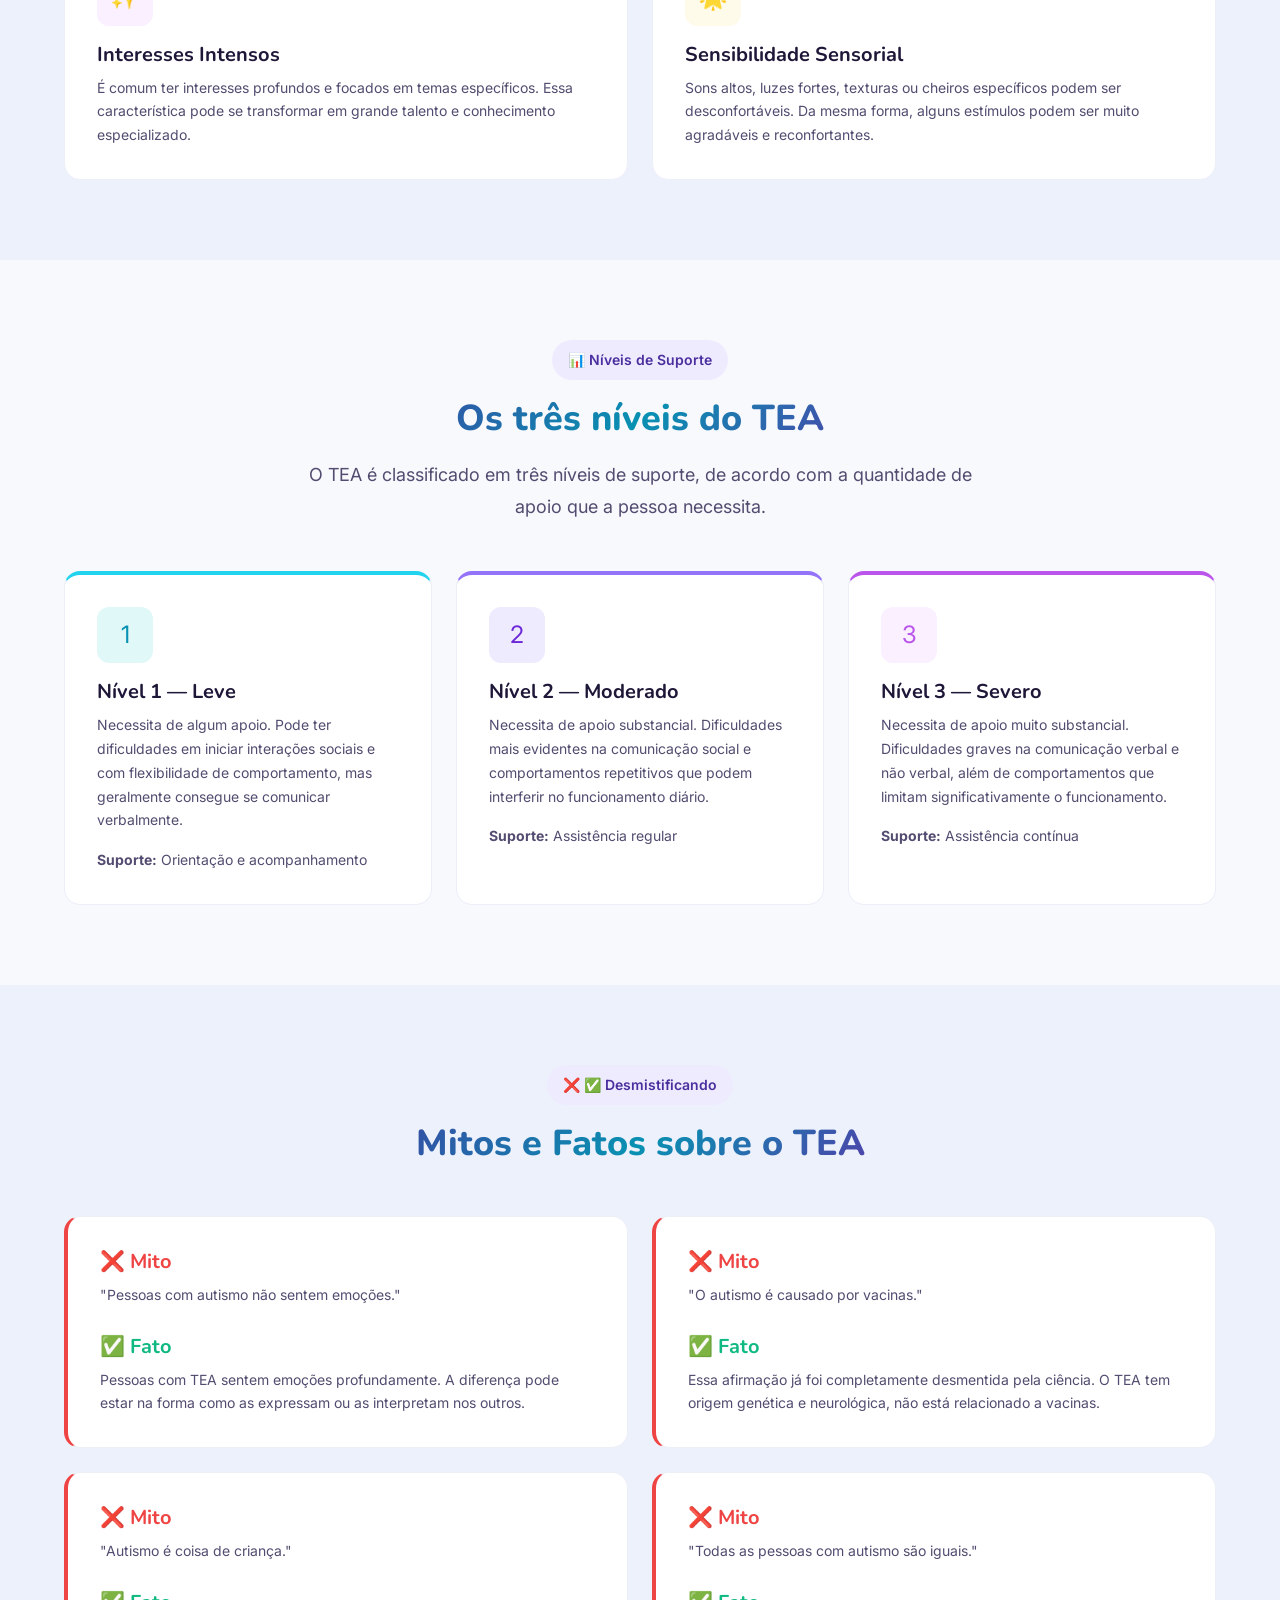
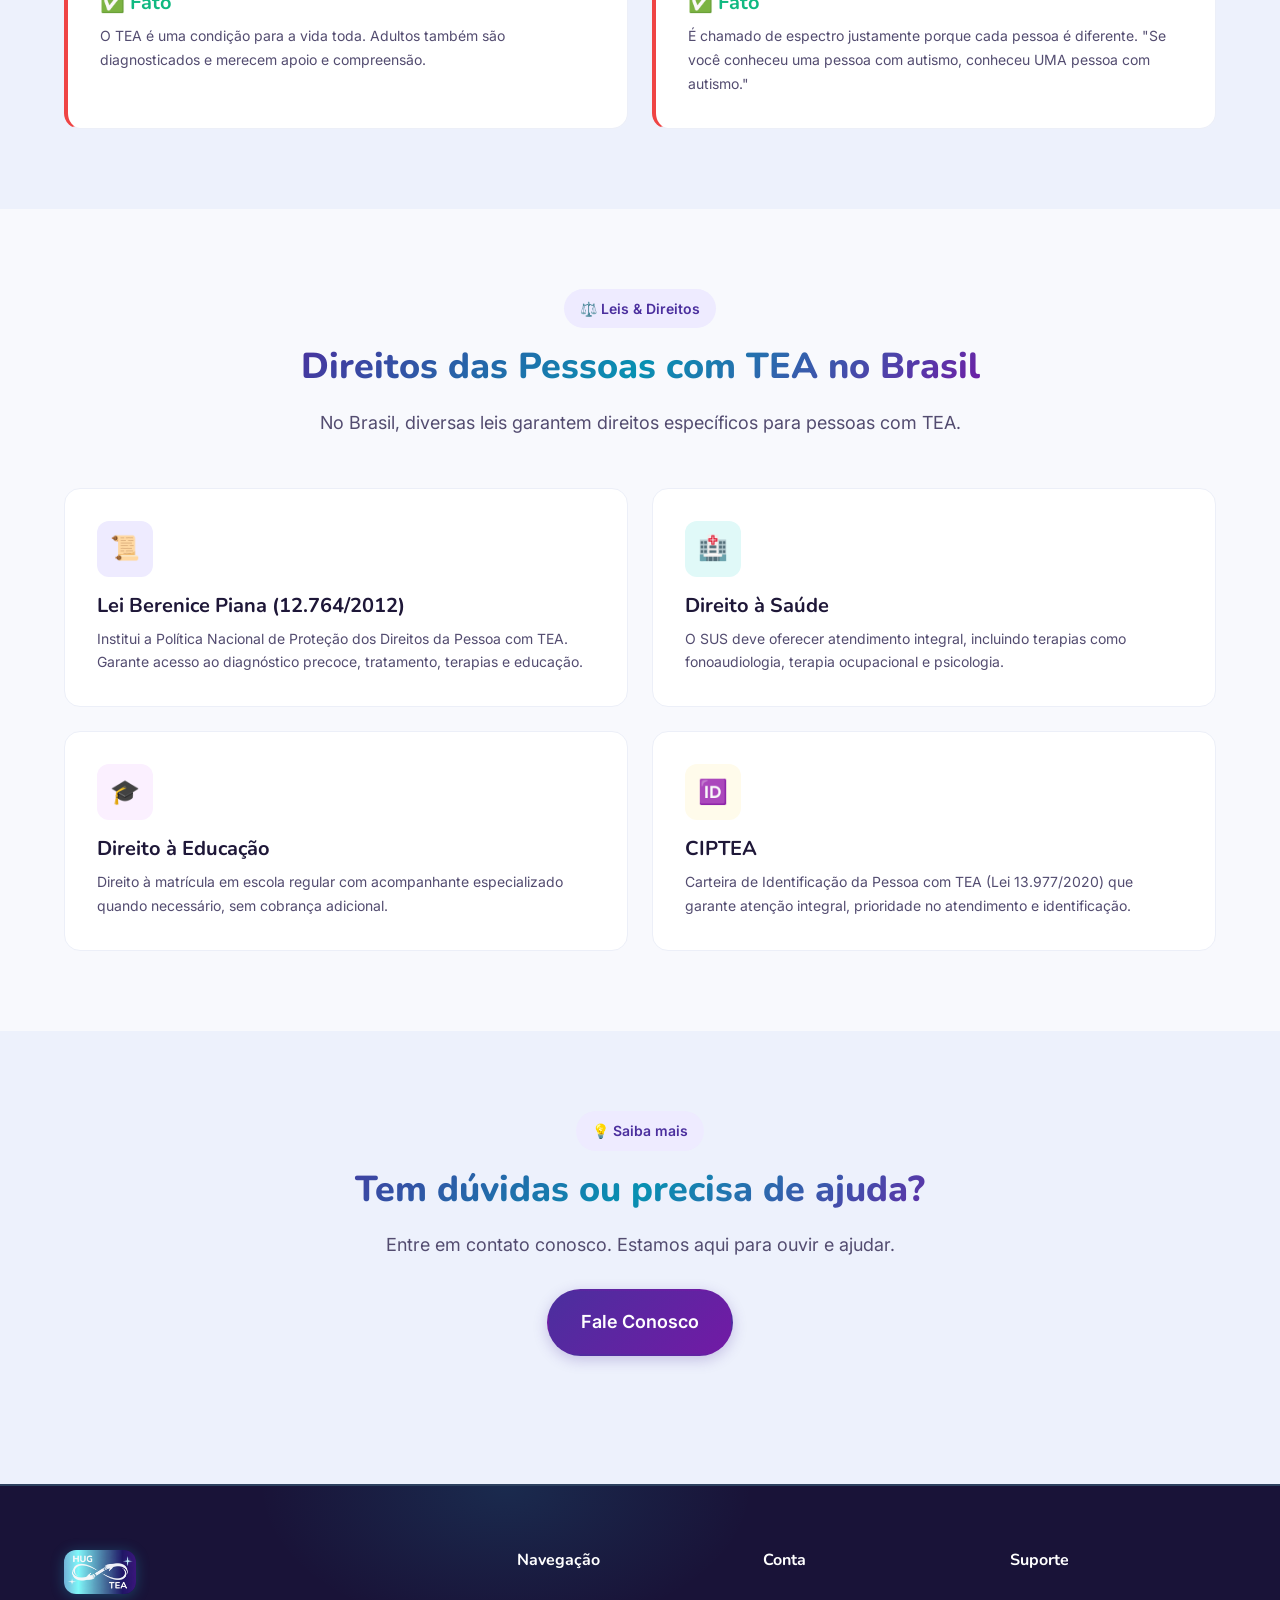
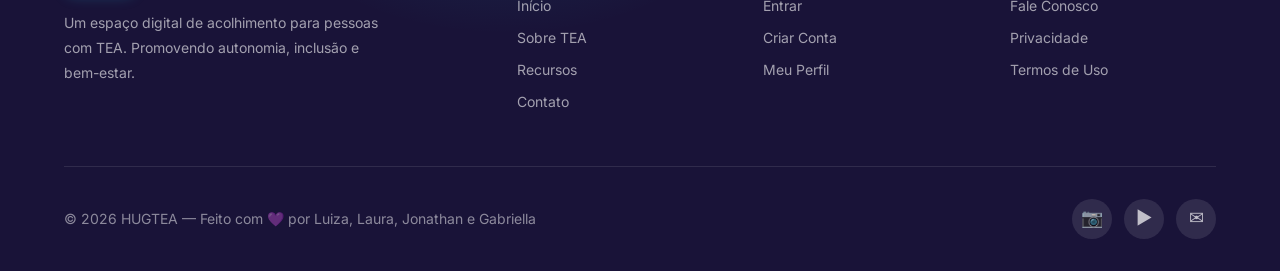
<file: sobre-tea.html>
<!DOCTYPE html>
<html lang="pt-BR">
<head>
  <meta charset="UTF-8">
  <meta name="viewport" content="width=device-width, initial-scale=1.0">
  <meta name="description" content="Entenda o que é o Transtorno do Espectro Autista (TEA), seus níveis de suporte, características e como promover inclusão.">
  <title>Sobre o TEA — HUGTEA</title>
  <link rel="stylesheet" href="css/style.css?v=2">
  <link rel="icon" type="image/png" href="img/favicon.png">
</head>
<body>
  <div class="loading-overlay" aria-hidden="true"><div class="loading-spinner"></div></div>
  <a href="#main-content" class="skip-link">Pular para o conteúdo principal</a>

  <!-- NAVBAR -->
  <nav class="navbar" role="navigation" aria-label="Navegação principal">
    <div class="container">
      <a href="index.html" class="navbar__logo" aria-label="HUGTEA - Ir para página inicial">
        <img src="img/logo-banner.png" alt="HUGTEA" class="navbar__logo-img" style="height: 44px; width: auto;">
      </a>
      <div class="navbar__links" id="nav-links">
        <a href="index.html" class="navbar__link">Início</a>
        <a href="sobre-tea.html" class="navbar__link active">Sobre o TEA</a>
        <a href="recursos.html" class="navbar__link">Recursos</a>
        <a href="contato.html" class="navbar__link">Contato</a>
        <a href="login.html" class="navbar__cta">Entrar</a>
      </div>
      <button class="navbar__hamburger" aria-label="Abrir menu" aria-expanded="false" aria-controls="nav-links">
        <span></span><span></span><span></span>
      </button>
    </div>
  </nav>

  <main id="main-content">
    <!-- PAGE HEADER -->
    <section class="page-header" aria-labelledby="page-title">
      <div class="container">
        <h1 class="page-header__title" id="page-title">Sobre o TEA</h1>
        <p class="page-header__subtitle">
          Informações confiáveis e acessíveis sobre o Transtorno do Espectro Autista
        </p>
      </div>
    </section>

    <!-- O QUE É TEA -->
    <section class="section" aria-labelledby="what-is-tea">
      <div class="container">
        <div class="info-block animate-on-scroll">
          <div class="info-block__image">
            <img src="img/about-tea.jpg" alt="Ambiente acolhedor e sensorial com pessoas em atividades calmas">
          </div>
          <div>
            <div class="section__badge">🧠 Entendendo</div>
            <h2 id="what-is-tea" style="font-size:var(--fs-3xl);font-weight:800;margin-bottom:var(--sp-4);font-family:var(--font-display);">
              O que é o TEA?
            </h2>
            <p style="color:var(--clr-text-secondary);line-height:1.8;margin-bottom:var(--sp-4);">
              O <strong>Transtorno do Espectro Autista (TEA)</strong> é uma condição neurológica
              do desenvolvimento que afeta a forma como uma pessoa percebe o mundo, se comunica
              e interage socialmente.
            </p>
            <p style="color:var(--clr-text-secondary);line-height:1.8;margin-bottom:var(--sp-4);">
              O termo Transtorno do Espectro Autista (TEA) é chamado de "espectro" exatamente porque a condição se manifesta de forma única em cada indivíduo. De acordo com o Ministério da Saúde e manuais médicos como o DSM-5, as variações vão desde quadros mais leves — em que a pessoa possui grande autonomia e precisa de pouco suporte — até casos mais intensos, que exigem apoio contínuo para as atividades diárias.
            </p>
            <p style="color:var(--clr-text-secondary);line-height:1.8;">
              <strong>Importante:</strong> O TEA não é uma doença. É uma forma diferente
              e igualmente válida de existir no mundo.
            </p>
          </div>
        </div>
      </div>
    </section>

    <!-- CARACTERÍSTICAS -->
    <section class="section section--alt" aria-labelledby="characteristics-title">
      <div class="container">
        <div class="section__header animate-on-scroll">
          <div class="section__badge">🌈 Características</div>
          <h2 class="section__title" id="characteristics-title">Como o TEA se manifesta?</h2>
          <p class="section__subtitle">
            O TEA pode se expressar de diversas maneiras. Aqui estão algumas características
            comuns, mas lembre-se: cada pessoa é única.
          </p>
        </div>

        <div class="grid grid--2">
          <div class="card animate-on-scroll">
            <div class="card__icon card__icon--purple">💬</div>
            <h3 class="card__title">Comunicação Social</h3>
            <p class="card__text">
              Pode haver dificuldade em iniciar ou manter conversas, interpretar linguagem
              corporal, expressões faciais ou compreender figuras de linguagem. Algumas pessoas
              podem preferir comunicação escrita.
            </p>
          </div>

          <div class="card animate-on-scroll">
            <div class="card__icon card__icon--teal">🔄</div>
            <h3 class="card__title">Padrões e Rotinas</h3>
            <p class="card__text">
              Muitas pessoas com TEA se sentem mais confortáveis com rotinas previsíveis e
              podem sentir desconforto com mudanças inesperadas. Isso traz segurança e
              estabilidade emocional.
            </p>
          </div>

          <div class="card animate-on-scroll">
            <div class="card__icon card__icon--pink">✨</div>
            <h3 class="card__title">Interesses Intensos</h3>
            <p class="card__text">
              É comum ter interesses profundos e focados em temas específicos. Essa
              característica pode se transformar em grande talento e conhecimento especializado.
            </p>
          </div>

          <div class="card animate-on-scroll">
            <div class="card__icon card__icon--warm">🌟</div>
            <h3 class="card__title">Sensibilidade Sensorial</h3>
            <p class="card__text">
              Sons altos, luzes fortes, texturas ou cheiros específicos podem ser
              desconfortáveis. Da mesma forma, alguns estímulos podem ser muito agradáveis
              e reconfortantes.
            </p>
          </div>
        </div>
      </div>
    </section>

    <!-- NÍVEIS DE SUPORTE -->
    <section class="section" aria-labelledby="levels-title">
      <div class="container">
        <div class="section__header animate-on-scroll">
          <div class="section__badge">📊 Níveis de Suporte</div>
          <h2 class="section__title" id="levels-title">Os três níveis do TEA</h2>
          <p class="section__subtitle">
            O TEA é classificado em três níveis de suporte, de acordo com a quantidade
            de apoio que a pessoa necessita.
          </p>
        </div>

        <div class="grid grid--3">
          <div class="card animate-on-scroll" style="border-top:4px solid var(--clr-secondary-400);">
            <div class="card__icon card__icon--teal">1</div>
            <h3 class="card__title">Nível 1 — Leve</h3>
            <p class="card__text" style="margin-bottom:var(--sp-4);">
              Necessita de algum apoio. Pode ter dificuldades em iniciar interações sociais
              e com flexibilidade de comportamento, mas geralmente consegue se comunicar
              verbalmente.
            </p>
            <p class="card__text"><strong>Suporte:</strong> Orientação e acompanhamento</p>
          </div>

          <div class="card animate-on-scroll" style="border-top:4px solid var(--clr-primary-400);">
            <div class="card__icon card__icon--purple">2</div>
            <h3 class="card__title">Nível 2 — Moderado</h3>
            <p class="card__text" style="margin-bottom:var(--sp-4);">
              Necessita de apoio substancial. Dificuldades mais evidentes na comunicação
              social e comportamentos repetitivos que podem interferir no funcionamento diário.
            </p>
            <p class="card__text"><strong>Suporte:</strong> Assistência regular</p>
          </div>

          <div class="card animate-on-scroll" style="border-top:4px solid var(--clr-accent-400);">
            <div class="card__icon card__icon--pink">3</div>
            <h3 class="card__title">Nível 3 — Severo</h3>
            <p class="card__text" style="margin-bottom:var(--sp-4);">
              Necessita de apoio muito substancial. Dificuldades graves na comunicação verbal
              e não verbal, além de comportamentos que limitam significativamente o funcionamento.
            </p>
            <p class="card__text"><strong>Suporte:</strong> Assistência contínua</p>
          </div>
        </div>
      </div>
    </section>

    <!-- MITOS vs FATOS -->
    <section class="section section--alt" aria-labelledby="myths-title">
      <div class="container">
        <div class="section__header animate-on-scroll">
          <div class="section__badge">❌ ✅ Desmistificando</div>
          <h2 class="section__title" id="myths-title">Mitos e Fatos sobre o TEA</h2>
        </div>

        <div class="grid grid--2">
          <div class="card animate-on-scroll" style="border-left:4px solid var(--clr-error);">
            <h3 class="card__title" style="color:var(--clr-error);">❌ Mito</h3>
            <p class="card__text">"Pessoas com autismo não sentem emoções."</p>
            <br>
            <h3 class="card__title" style="color:var(--clr-success);">✅ Fato</h3>
            <p class="card__text">
              Pessoas com TEA sentem emoções profundamente. A diferença pode estar
              na forma como as expressam ou as interpretam nos outros.
            </p>
          </div>

          <div class="card animate-on-scroll" style="border-left:4px solid var(--clr-error);">
            <h3 class="card__title" style="color:var(--clr-error);">❌ Mito</h3>
            <p class="card__text">"O autismo é causado por vacinas."</p>
            <br>
            <h3 class="card__title" style="color:var(--clr-success);">✅ Fato</h3>
            <p class="card__text">
              Essa afirmação já foi completamente desmentida pela ciência. O TEA
              tem origem genética e neurológica, não está relacionado a vacinas.
            </p>
          </div>

          <div class="card animate-on-scroll" style="border-left:4px solid var(--clr-error);">
            <h3 class="card__title" style="color:var(--clr-error);">❌ Mito</h3>
            <p class="card__text">"Autismo é coisa de criança."</p>
            <br>
            <h3 class="card__title" style="color:var(--clr-success);">✅ Fato</h3>
            <p class="card__text">
              O TEA é uma condição para a vida toda. Adultos também são diagnosticados
              e merecem apoio e compreensão.
            </p>
          </div>

          <div class="card animate-on-scroll" style="border-left:4px solid var(--clr-error);">
            <h3 class="card__title" style="color:var(--clr-error);">❌ Mito</h3>
            <p class="card__text">"Todas as pessoas com autismo são iguais."</p>
            <br>
            <h3 class="card__title" style="color:var(--clr-success);">✅ Fato</h3>
            <p class="card__text">
              É chamado de espectro justamente porque cada pessoa é diferente.
              "Se você conheceu uma pessoa com autismo, conheceu UMA pessoa com autismo."
            </p>
          </div>
        </div>
      </div>
    </section>

    <!-- DIREITOS -->
    <section class="section" aria-labelledby="rights-title">
      <div class="container">
        <div class="section__header animate-on-scroll">
          <div class="section__badge">⚖️ Leis & Direitos</div>
          <h2 class="section__title" id="rights-title">Direitos das Pessoas com TEA no Brasil</h2>
          <p class="section__subtitle">
            No Brasil, diversas leis garantem direitos específicos para pessoas com TEA.
          </p>
        </div>

        <div class="grid grid--2">
          <div class="card animate-on-scroll">
            <div class="card__icon card__icon--purple">📜</div>
            <h3 class="card__title">Lei Berenice Piana (12.764/2012)</h3>
            <p class="card__text">
              Institui a Política Nacional de Proteção dos Direitos da Pessoa com TEA.
              Garante acesso ao diagnóstico precoce, tratamento, terapias e educação.
            </p>
          </div>

          <div class="card animate-on-scroll">
            <div class="card__icon card__icon--teal">🏥</div>
            <h3 class="card__title">Direito à Saúde</h3>
            <p class="card__text">
              O SUS deve oferecer atendimento integral, incluindo terapias como
              fonoaudiologia, terapia ocupacional e psicologia.
            </p>
          </div>

          <div class="card animate-on-scroll">
            <div class="card__icon card__icon--pink">🎓</div>
            <h3 class="card__title">Direito à Educação</h3>
            <p class="card__text">
              Direito à matrícula em escola regular com acompanhante especializado
              quando necessário, sem cobrança adicional.
            </p>
          </div>

          <div class="card animate-on-scroll">
            <div class="card__icon card__icon--warm">🆔</div>
            <h3 class="card__title">CIPTEA</h3>
            <p class="card__text">
              Carteira de Identificação da Pessoa com TEA (Lei 13.977/2020) que
              garante atenção integral, prioridade no atendimento e identificação.
            </p>
          </div>
        </div>
      </div>
    </section>

    <!-- CTA -->
    <section class="section section--alt" aria-labelledby="cta-about">
      <div class="container">
        <div class="section__header animate-on-scroll">
          <div class="section__badge">💡 Saiba mais</div>
          <h2 class="section__title" id="cta-about">Tem dúvidas ou precisa de ajuda?</h2>
          <p class="section__subtitle">
            Entre em contato conosco. Estamos aqui para ouvir e ajudar.
          </p>
          <br>
          <a href="contato.html" class="btn btn--primary btn--large">Fale Conosco</a>
        </div>
      </div>
    </section>
  </main>

  <!-- FOOTER -->
  <footer class="footer" role="contentinfo">
    <div class="container">
      <div class="footer__grid">
        <div>
          <a href="index.html" class="navbar__logo footer__logo" aria-label="HUGTEA - Ir para página inicial">
            <img src="img/logo-banner.png" alt="HUGTEA" class="navbar__logo-img" style="height: 44px; width: auto;">
          </a>
          <p class="footer__brand-text">
            Um espaço digital de acolhimento para pessoas com TEA. Promovendo autonomia, inclusão e bem-estar.
          </p>
        </div>
        <div>
          <h3 class="footer__title">Navegação</h3>
          <a href="index.html" class="footer__link">Início</a>
          <a href="sobre-tea.html" class="footer__link">Sobre TEA</a>
          <a href="recursos.html" class="footer__link">Recursos</a>
          <a href="contato.html" class="footer__link">Contato</a>
        </div>
        <div>
          <h3 class="footer__title">Conta</h3>
          <a href="login.html" class="footer__link">Entrar</a>
          <a href="cadastro.html" class="footer__link">Criar Conta</a>
          <a href="perfil.html" class="footer__link">Meu Perfil</a>
        </div>
        <div>
          <h3 class="footer__title">Suporte</h3>
          <a href="contato.html" class="footer__link">Fale Conosco</a>
          <a href="#" class="footer__link">Privacidade</a>
          <a href="#" class="footer__link">Termos de Uso</a>
        </div>
      </div>
      <div class="footer__bottom">
        <p class="footer__copyright">© 2026 HUGTEA — Feito com 💜 por Luiza, Laura, Jonathan e Gabriella</p>
        <div class="footer__social">
          <a href="#" class="footer__social-link" aria-label="Instagram">📷</a>
          <a href="#" class="footer__social-link" aria-label="YouTube">▶</a>
          <a href="mailto:hugtea.oficial@gmail.com" class="footer__social-link" aria-label="E-mail">✉</a>
        </div>
      </div>
    </div>
  </footer>

  <!-- ACESSIBILIDADE -->
  <div class="a11y-widget" aria-label="Opções de acessibilidade">
    <button class="a11y-widget__toggle" aria-label="Abrir opções de acessibilidade" aria-expanded="false">♿</button>
    <div class="a11y-widget__panel" role="dialog" aria-label="Painel de acessibilidade">
      <div class="a11y-widget__title">♿ Acessibilidade</div>
      <div class="a11y-widget__option">
        <span class="a11y-widget__option-label">Alto Contraste</span>
        <label class="toggle"><input type="checkbox" id="toggle-high-contrast"><span class="toggle__slider"></span></label>
      </div>
      <div class="a11y-widget__option">
        <span class="a11y-widget__option-label">Texto Grande</span>
        <label class="toggle"><input type="checkbox" id="toggle-large-text"><span class="toggle__slider"></span></label>
      </div>
      <div class="a11y-widget__option">
        <span class="a11y-widget__option-label">Reduzir Animações</span>
        <label class="toggle"><input type="checkbox" id="toggle-reduced-motion"><span class="toggle__slider"></span></label>
      </div>
    </div>
  </div>

  <script src="js/main.js"></script>
</body>
</html>
</file>
<file: css/style.css>
/* ============================================================
   HUGTEA — Design System & Global Styles
   Site de acolhimento para pessoas com TEA
   Paleta suave, acessível, sem sobrecarga sensorial
   ============================================================ */

/* ---- Google Fonts ---- */
@import url('https://fonts.googleapis.com/css2?family=Inter:wght@300;400;500;600;700&family=Nunito:wght@400;600;700;800&display=swap');

/* ---- CSS Custom Properties (Design Tokens) ---- */
:root {
  /* Primary — Índigo e Violeta Real (extraídos da logo) */
  --clr-primary-50: #f5f3ff;
  --clr-primary-100: #eeebff;
  --clr-primary-200: #dcd4fe;
  --clr-primary-300: #c1b2fc;
  --clr-primary-400: #9373f7;
  --clr-primary-500: #6b28d9;
  --clr-primary-600: #4b2f9e; /* Tom índigo principal da lateral esquerda da logo */
  --clr-primary-700: #39227c;
  --clr-primary-800: #231c69; /* Tom midnight indigo da logo */
  --clr-primary-900: #191338;

  /* Secondary — Feixe Ciano e Turquesa Luminoso (extraído do feixe da logo) */
  --clr-secondary-50: #f0fdfc;
  --clr-secondary-100: #e0f9f8;
  --clr-secondary-200: #b5f3f0;
  --clr-secondary-300: #7cf8f8; /* Tom do feixe de luz ciano da logo */
  --clr-secondary-400: #22d3ee; /* Ciano elétrico da logo */
  --clr-secondary-500: #0891b2; /* Ciano/Turquesa profundo para contraste e legibilidade */
  --clr-secondary-600: #0e7490;

  /* Accent — Violeta e Magenta Vibrante (lateral direita da logo) */
  --clr-accent-100: #fbf0ff;
  --clr-accent-200: #f3d4fc;
  --clr-accent-300: #e3a6fa;
  --clr-accent-400: #ba54ea;
  --clr-accent-500: #721aa5; /* Tom violeta elétrico da logo */
  --clr-accent-600: #581c87;

  /* Warm — Amarelo acolhedor */
  --clr-warm-100: #fffbeb;
  --clr-warm-200: #fef3c7;
  --clr-warm-300: #fcd34d;
  --clr-warm-400: #fbbf24;
  --clr-warm-500: #f59e0b;

  /* Neutrals com matizes suaves da logo */
  --clr-white: #ffffff;
  --clr-bg: #f8f9fd;
  --clr-bg-alt: #edf1fc;
  --clr-surface: #ffffff;
  --clr-surface-hover: #f3f5fd;
  --clr-border: #e2e6f4;
  --clr-border-light: #eceff8;
  --clr-text-primary: #1e1738;
  --clr-text-secondary: #534c70;
  --clr-text-muted: #837c9f;
  --clr-text-inverse: #ffffff;

  /* Feedback */
  --clr-success: #10b981;
  --clr-warning: #f59e0b;
  --clr-error: #ef4444;
  --clr-info: #0891b2;

  /* Gradientes temáticos da logo */
  --grad-logo: linear-gradient(135deg, #4b2f9e 0%, #22d3ee 50%, #721aa5 100%);
  --grad-primary: linear-gradient(135deg, #4b2f9e 0%, #721aa5 100%);
  --grad-primary-hover: linear-gradient(135deg, #39227c 0%, #581c87 100%);
  --grad-secondary: linear-gradient(135deg, #22d3ee 0%, #0891b2 100%);
  --grad-cyan-glow: linear-gradient(135deg, #7cf8f8 0%, #22d3ee 100%);

  /* Shadows com matiz índigo/ciano */
  --shadow-sm: 0 1px 3px rgba(75, 47, 158, 0.06);
  --shadow-md: 0 4px 14px rgba(75, 47, 158, 0.08);
  --shadow-lg: 0 10px 30px rgba(75, 47, 158, 0.12);
  --shadow-xl: 0 20px 50px rgba(75, 47, 158, 0.16);
  --shadow-glow: 0 0 30px rgba(34, 211, 238, 0.35);
  --shadow-glow-purple: 0 0 30px rgba(114, 26, 165, 0.25);

  /* Borders */
  --radius-sm: 8px;
  --radius-md: 12px;
  --radius-lg: 16px;
  --radius-xl: 24px;
  --radius-full: 9999px;

  /* Typography */
  --font-display: 'Nunito', sans-serif;
  --font-body: 'Inter', sans-serif;

  --fs-xs: 0.75rem;
  --fs-sm: 0.875rem;
  --fs-base: 1rem;
  --fs-md: 1.125rem;
  --fs-lg: 1.25rem;
  --fs-xl: 1.5rem;
  --fs-2xl: 1.875rem;
  --fs-3xl: 2.25rem;
  --fs-4xl: 3rem;
  --fs-5xl: 3.75rem;

  /* Spacing */
  --sp-1: 0.25rem;
  --sp-2: 0.5rem;
  --sp-3: 0.75rem;
  --sp-4: 1rem;
  --sp-5: 1.25rem;
  --sp-6: 1.5rem;
  --sp-8: 2rem;
  --sp-10: 2.5rem;
  --sp-12: 3rem;
  --sp-16: 4rem;
  --sp-20: 5rem;
  --sp-24: 6rem;

  /* Transitions — suaves para não causar desconforto */
  --transition-fast: 150ms ease;
  --transition-base: 250ms ease;
  --transition-slow: 400ms ease;

  /* Layout */
  --container-max: 1200px;
  --nav-height: 72px;
}

/* ---- Accessibility: Reduced Motion ---- */
@media (prefers-reduced-motion: reduce) {
  *,
  *::before,
  *::after {
    animation-duration: 0.01ms !important;
    animation-iteration-count: 1 !important;
    transition-duration: 0.01ms !important;
    scroll-behavior: auto !important;
  }
}

/* ---- Reset ---- */
*,
*::before,
*::after {
  margin: 0;
  padding: 0;
  box-sizing: border-box;
}

html {
  scroll-behavior: smooth;
  font-size: 16px;
  -webkit-text-size-adjust: 100%;
}

body {
  font-family: var(--font-body);
  font-size: var(--fs-base);
  line-height: 1.7;
  color: var(--clr-text-primary);
  background-color: var(--clr-bg);
  -webkit-font-smoothing: antialiased;
  -moz-osx-font-smoothing: grayscale;
  overflow-x: hidden;
}

img,
picture,
video,
canvas,
svg {
  display: block;
  max-width: 100%;
}

input,
button,
textarea,
select {
  font: inherit;
  color: inherit;
}

a {
  color: var(--clr-primary-500);
  text-decoration: none;
  transition: color var(--transition-fast);
}

a:hover {
  color: var(--clr-primary-700);
}

a:focus-visible,
button:focus-visible,
input:focus-visible,
textarea:focus-visible,
select:focus-visible {
  outline: 3px solid var(--clr-primary-400);
  outline-offset: 2px;
  border-radius: var(--radius-sm);
}

ul, ol {
  list-style: none;
}

h1, h2, h3, h4, h5, h6 {
  font-family: var(--font-display);
  line-height: 1.3;
  color: var(--clr-text-primary);
}

/* ---- Skip Link (Acessibilidade) ---- */
.skip-link {
  position: absolute;
  top: -100%;
  left: var(--sp-4);
  background: var(--clr-primary-600);
  color: var(--clr-text-inverse);
  padding: var(--sp-3) var(--sp-6);
  border-radius: 0 0 var(--radius-md) var(--radius-md);
  font-weight: 600;
  z-index: 10000;
  transition: top var(--transition-fast);
}

.skip-link:focus {
  top: 0;
}

/* ---- Container ---- */
.container {
  width: 100%;
  max-width: var(--container-max);
  margin: 0 auto;
  padding: 0 var(--sp-6);
}

/* ---- Navbar ---- */
.navbar {
  position: fixed;
  top: 0;
  left: 0;
  right: 0;
  height: var(--nav-height);
  background: rgba(250, 248, 255, 0.85);
  backdrop-filter: blur(20px);
  -webkit-backdrop-filter: blur(20px);
  border-bottom: 1px solid var(--clr-border-light);
  z-index: 1000;
  transition: background var(--transition-base), box-shadow var(--transition-base);
}

.navbar.scrolled {
  background: rgba(255, 255, 255, 0.96);
  box-shadow: var(--shadow-md);
}

.navbar .container {
  display: flex;
  align-items: center;
  justify-content: space-between;
  height: 100%;
}

.navbar__logo {
  display: flex;
  align-items: center;
  gap: var(--sp-3);
  font-family: var(--font-display);
  font-size: var(--fs-xl);
  font-weight: 800;
  color: var(--clr-primary-600);
  text-decoration: none;
  transition: transform var(--transition-fast);
}

.navbar__logo img,
.navbar__logo-img {
  height: 44px;
  max-height: 44px;
  width: auto;
  border-radius: var(--radius-md);
  object-fit: contain;
  box-shadow: 0 2px 10px rgba(75, 47, 158, 0.2);
  transition: transform var(--transition-fast), box-shadow var(--transition-fast);
  display: block;
}

.navbar__logo:hover img,
.navbar__logo:hover .navbar__logo-img {
  transform: translateY(-1px) scale(1.02);
  box-shadow: 0 4px 18px rgba(34, 211, 238, 0.38);
}

.navbar__logo-icon {
  width: 40px;
  height: 40px;
  background: var(--grad-primary);
  border-radius: var(--radius-md);
  display: flex;
  align-items: center;
  justify-content: center;
  font-size: 1.4rem;
  color: white;
  box-shadow: var(--shadow-sm);
  overflow: hidden;
}

.navbar__logo-icon img {
  width: 100%;
  height: 100%;
  object-fit: cover;
}

.navbar__links {
  display: flex;
  align-items: center;
  gap: var(--sp-2);
}

.navbar__link {
  padding: var(--sp-2) var(--sp-4);
  border-radius: var(--radius-full);
  font-weight: 500;
  font-size: var(--fs-sm);
  color: var(--clr-text-secondary);
  text-decoration: none;
  transition: all var(--transition-fast);
  position: relative;
}

.navbar__link:hover,
.navbar__link.active {
  color: var(--clr-primary-600);
  background: var(--clr-primary-100);
}

.navbar__link.active {
  font-weight: 600;
}

.navbar__cta {
  padding: var(--sp-2) var(--sp-5);
  background: var(--grad-primary);
  color: var(--clr-text-inverse) !important;
  border: none;
  border-radius: var(--radius-full);
  font-weight: 600;
  font-size: var(--fs-sm);
  cursor: pointer;
  transition: all var(--transition-base);
  text-decoration: none;
  box-shadow: 0 2px 8px rgba(75, 47, 158, 0.25);
}

.navbar__cta:hover {
  transform: translateY(-1px);
  box-shadow: 0 6px 20px rgba(114, 26, 165, 0.35);
  background: var(--grad-primary-hover);
}

/* Hamburger */
.navbar__hamburger {
  display: none;
  flex-direction: column;
  gap: 5px;
  padding: var(--sp-2);
  background: none;
  border: none;
  cursor: pointer;
  z-index: 1001;
}

.navbar__hamburger span {
  display: block;
  width: 24px;
  height: 2px;
  background: var(--clr-text-primary);
  border-radius: 2px;
  transition: all var(--transition-fast);
}

.navbar__hamburger.open span:nth-child(1) {
  transform: rotate(45deg) translate(5px, 5px);
}

.navbar__hamburger.open span:nth-child(2) {
  opacity: 0;
}

.navbar__hamburger.open span:nth-child(3) {
  transform: rotate(-45deg) translate(5px, -5px);
}

/* ---- Buttons ---- */
.btn {
  display: inline-flex;
  align-items: center;
  justify-content: center;
  gap: var(--sp-2);
  padding: var(--sp-3) var(--sp-6);
  border-radius: var(--radius-full);
  font-weight: 600;
  font-size: var(--fs-base);
  text-decoration: none;
  cursor: pointer;
  border: 2px solid transparent;
  transition: all var(--transition-base);
  white-space: nowrap;
}

.btn--primary {
  background: var(--grad-primary);
  color: var(--clr-text-inverse);
  box-shadow: 0 4px 14px rgba(75, 47, 158, 0.25);
}

.btn--primary:hover {
  transform: translateY(-2px);
  box-shadow: 0 8px 24px rgba(114, 26, 165, 0.35);
  background: var(--grad-primary-hover);
  color: var(--clr-text-inverse);
}

.btn--secondary {
  background: var(--clr-surface);
  color: var(--clr-primary-600);
  border-color: var(--clr-primary-200);
}

.btn--secondary:hover {
  background: var(--clr-primary-100);
  border-color: var(--clr-primary-400);
  transform: translateY(-2px);
}

.btn--accent {
  background: var(--grad-secondary);
  color: var(--clr-text-inverse);
  box-shadow: 0 4px 14px rgba(8, 145, 178, 0.25);
}

.btn--accent:hover {
  transform: translateY(-2px);
  box-shadow: 0 8px 24px rgba(34, 211, 238, 0.45);
  color: var(--clr-text-inverse);
}

.btn--large {
  padding: var(--sp-4) var(--sp-8);
  font-size: var(--fs-md);
}

.btn--icon {
  width: 44px;
  height: 44px;
  padding: 0;
  border-radius: var(--radius-full);
}

/* ---- Cards ---- */
.card {
  background: var(--clr-surface);
  border: 1px solid var(--clr-border-light);
  border-radius: var(--radius-lg);
  padding: var(--sp-8);
  transition: all var(--transition-base);
  position: relative;
  overflow: hidden;
}

.card:hover {
  border-color: var(--clr-primary-200);
  box-shadow: var(--shadow-lg);
  transform: translateY(-4px);
}

.card__icon {
  width: 56px;
  height: 56px;
  border-radius: var(--radius-md);
  display: flex;
  align-items: center;
  justify-content: center;
  font-size: 1.5rem;
  margin-bottom: var(--sp-4);
}

.card__icon--purple {
  background: var(--clr-primary-100);
  color: var(--clr-primary-500);
}

.card__icon--teal {
  background: var(--clr-secondary-100);
  color: var(--clr-secondary-500);
}

.card__icon--pink {
  background: var(--clr-accent-100);
  color: var(--clr-accent-400);
}

.card__icon--warm {
  background: var(--clr-warm-100);
  color: var(--clr-warm-500);
}

.card__title {
  font-family: var(--font-display);
  font-size: var(--fs-lg);
  font-weight: 700;
  margin-bottom: var(--sp-2);
  color: var(--clr-text-primary);
}

.card__text {
  font-size: var(--fs-sm);
  color: var(--clr-text-secondary);
  line-height: 1.7;
}

/* ---- Sections ---- */
.section {
  padding: var(--sp-20) 0;
}

.section--alt {
  background: var(--clr-bg-alt);
}

.section__header {
  text-align: center;
  max-width: 700px;
  margin: 0 auto var(--sp-12);
}

.section__badge {
  display: inline-flex;
  align-items: center;
  gap: var(--sp-2);
  padding: var(--sp-2) var(--sp-4);
  background: var(--clr-primary-100);
  color: var(--clr-primary-600);
  border-radius: var(--radius-full);
  font-size: var(--fs-sm);
  font-weight: 600;
  margin-bottom: var(--sp-4);
}

.section__title {
  font-size: var(--fs-3xl);
  font-weight: 800;
  margin-bottom: var(--sp-4);
  background: linear-gradient(135deg, var(--clr-primary-600) 0%, var(--clr-secondary-500) 50%, var(--clr-accent-500) 100%);
  -webkit-background-clip: text;
  -webkit-text-fill-color: transparent;
  background-clip: text;
}

.section__subtitle {
  font-size: var(--fs-md);
  color: var(--clr-text-secondary);
  line-height: 1.8;
}

/* ---- Grid Layouts ---- */
.grid {
  display: grid;
  gap: var(--sp-6);
}

.grid--2 { grid-template-columns: repeat(2, 1fr); }
.grid--3 { grid-template-columns: repeat(3, 1fr); }
.grid--4 { grid-template-columns: repeat(4, 1fr); }

/* ---- Hero Section ---- */
.hero {
  min-height: 100vh;
  display: flex;
  align-items: center;
  padding-top: var(--nav-height);
  position: relative;
  overflow: hidden;
}

.hero__bg {
  position: absolute;
  inset: 0;
  z-index: 0;
}

.hero__bg-shape {
  position: absolute;
  border-radius: 50%;
  filter: blur(80px);
  opacity: 0.4;
  animation: float 8s ease-in-out infinite;
}

.hero__bg-shape--1 {
  width: 500px;
  height: 500px;
  background: var(--clr-primary-200);
  top: -10%;
  right: -5%;
  animation-delay: 0s;
}

.hero__bg-shape--2 {
  width: 350px;
  height: 350px;
  background: var(--clr-secondary-200);
  bottom: 10%;
  left: -5%;
  animation-delay: -3s;
}

.hero__bg-shape--3 {
  width: 250px;
  height: 250px;
  background: var(--clr-accent-200);
  top: 40%;
  left: 50%;
  animation-delay: -5s;
}

@keyframes float {
  0%, 100% { transform: translate(0, 0) scale(1); }
  33% { transform: translate(15px, -15px) scale(1.02); }
  66% { transform: translate(-10px, 10px) scale(0.98); }
}

.hero .container {
  display: grid;
  grid-template-columns: 1fr 1fr;
  gap: var(--sp-12);
  align-items: center;
  position: relative;
  z-index: 1;
}

.hero__content {
  max-width: 560px;
}

.hero__badge {
  display: inline-flex;
  align-items: center;
  gap: var(--sp-2);
  padding: var(--sp-2) var(--sp-4);
  background: var(--clr-primary-100);
  border: 1px solid var(--clr-primary-200);
  border-radius: var(--radius-full);
  font-size: var(--fs-sm);
  font-weight: 600;
  color: var(--clr-primary-600);
  margin-bottom: var(--sp-6);
  animation: fadeInUp 0.6s ease forwards;
}

.hero__title {
  font-size: var(--fs-5xl);
  font-weight: 800;
  line-height: 1.1;
  margin-bottom: var(--sp-6);
  animation: fadeInUp 0.6s ease 0.1s both;
}

.hero__title span {
  background: linear-gradient(135deg, var(--clr-primary-600) 0%, var(--clr-secondary-400) 50%, var(--clr-accent-500) 100%);
  -webkit-background-clip: text;
  -webkit-text-fill-color: transparent;
  background-clip: text;
}

.hero__description {
  font-size: var(--fs-lg);
  color: var(--clr-text-secondary);
  line-height: 1.8;
  margin-bottom: var(--sp-8);
  animation: fadeInUp 0.6s ease 0.2s both;
}

.hero__actions {
  display: flex;
  gap: var(--sp-4);
  flex-wrap: wrap;
  animation: fadeInUp 0.6s ease 0.3s both;
}

.hero__visual {
  display: flex;
  justify-content: center;
  align-items: center;
  animation: fadeInUp 0.8s ease 0.4s both;
}

.hero__illustration {
  width: 100%;
  max-width: 480px;
  aspect-ratio: 1;
  background: linear-gradient(135deg, var(--clr-primary-100), var(--clr-secondary-100));
  border-radius: var(--radius-xl);
  display: flex;
  align-items: center;
  justify-content: center;
  position: relative;
  overflow: hidden;
  box-shadow: var(--shadow-xl);
}

.hero__illustration img {
  width: 100%;
  height: 100%;
  object-fit: cover;
  border-radius: var(--radius-xl);
}

.hero__illustration-emoji {
  font-size: 8rem;
  animation: pulse 3s ease-in-out infinite;
}

@keyframes pulse {
  0%, 100% { transform: scale(1); }
  50% { transform: scale(1.05); }
}

/* ---- Stats Section ---- */
.stats {
  display: flex;
  justify-content: center;
  gap: var(--sp-12);
  flex-wrap: wrap;
  padding: var(--sp-8) 0;
}

.stat {
  text-align: center;
}

.stat__number {
  font-family: var(--font-display);
  font-size: var(--fs-3xl);
  font-weight: 800;
  color: var(--clr-primary-600);
}

.stat__label {
  font-size: var(--fs-sm);
  color: var(--clr-text-muted);
  margin-top: var(--sp-1);
}

/* ---- Feature List ---- */
.feature-list {
  display: grid;
  grid-template-columns: repeat(2, 1fr);
  gap: var(--sp-4);
}

.feature-item {
  display: flex;
  gap: var(--sp-3);
  align-items: flex-start;
}

.feature-item__icon {
  flex-shrink: 0;
  width: 24px;
  height: 24px;
  border-radius: var(--radius-full);
  background: var(--clr-primary-100);
  color: var(--clr-primary-500);
  display: flex;
  align-items: center;
  justify-content: center;
  font-size: var(--fs-sm);
  margin-top: 2px;
}

.feature-item__text {
  font-size: var(--fs-sm);
  color: var(--clr-text-secondary);
}

/* ---- Testimonials / Info Blocks ---- */
.info-block {
  display: grid;
  grid-template-columns: 1fr 1fr;
  gap: var(--sp-12);
  align-items: center;
}

.info-block--reverse {
  direction: rtl;
}

.info-block--reverse > * {
  direction: ltr;
}

.info-block__image {
  border-radius: var(--radius-xl);
  overflow: hidden;
  box-shadow: var(--shadow-lg);
  aspect-ratio: 4/3;
  background: linear-gradient(135deg, var(--clr-primary-100), var(--clr-secondary-100));
}

.info-block__image img {
  width: 100%;
  height: 100%;
  object-fit: cover;
}

/* ---- Form Elements ---- */
.form-group {
  margin-bottom: var(--sp-5);
}

.form-label {
  display: block;
  font-weight: 600;
  font-size: var(--fs-sm);
  color: var(--clr-text-primary);
  margin-bottom: var(--sp-2);
}

.form-input,
.form-textarea,
.form-select {
  width: 100%;
  padding: var(--sp-3) var(--sp-4);
  background: var(--clr-surface);
  border: 2px solid var(--clr-border);
  border-radius: var(--radius-md);
  font-size: var(--fs-base);
  color: var(--clr-text-primary);
  transition: all var(--transition-fast);
}

.form-input:hover,
.form-textarea:hover {
  border-color: var(--clr-primary-300);
}

.form-input:focus,
.form-textarea:focus,
.form-select:focus {
  outline: none;
  border-color: var(--clr-primary-400);
  box-shadow: 0 0 0 3px rgba(139, 92, 246, 0.15);
}

.form-textarea {
  min-height: 140px;
  resize: vertical;
}

.form-helper {
  font-size: var(--fs-xs);
  color: var(--clr-text-muted);
  margin-top: var(--sp-1);
}

.form-error {
  font-size: var(--fs-xs);
  color: var(--clr-error);
  margin-top: var(--sp-1);
  display: none;
}

.form-group.error .form-input,
.form-group.error .form-textarea {
  border-color: var(--clr-error);
}

.form-group.error .form-error {
  display: block;
}

/* ---- Footer ---- */
.footer {
  background: var(--clr-primary-900);
  color: var(--clr-text-inverse);
  padding: var(--sp-16) 0 var(--sp-8);
  position: relative;
  overflow: hidden;
  border-top: 2px solid rgba(124, 248, 248, 0.2);
}

.footer::before {
  content: '';
  position: absolute;
  top: 0;
  left: 20%;
  width: 500px;
  height: 150px;
  background: radial-gradient(ellipse at top, rgba(34, 211, 238, 0.12), transparent 70%);
  pointer-events: none;
}

.footer .navbar__logo-img {
  box-shadow: 0 2px 14px rgba(34, 211, 238, 0.25);
}

.footer__grid {
  display: grid;
  grid-template-columns: 2fr 1fr 1fr 1fr;
  gap: var(--sp-10);
  margin-bottom: var(--sp-12);
  position: relative;
  z-index: 1;
}

.footer__brand-text {
  font-size: var(--fs-sm);
  color: rgba(255, 255, 255, 0.6);
  line-height: 1.8;
  margin-top: var(--sp-4);
  max-width: 320px;
}

.footer__title {
  font-family: var(--font-display);
  font-weight: 700;
  font-size: var(--fs-base);
  margin-bottom: var(--sp-5);
  color: var(--clr-text-inverse);
}

.footer__link {
  display: block;
  font-size: var(--fs-sm);
  color: rgba(255, 255, 255, 0.6);
  text-decoration: none;
  padding: var(--sp-1) 0;
  transition: color var(--transition-fast);
}

.footer__link:hover {
  color: var(--clr-secondary-300);
}

.footer__bottom {
  border-top: 1px solid rgba(255, 255, 255, 0.1);
  padding-top: var(--sp-8);
  display: flex;
  justify-content: space-between;
  align-items: center;
  flex-wrap: wrap;
  gap: var(--sp-4);
  position: relative;
  z-index: 1;
}

.footer__copyright {
  font-size: var(--fs-sm);
  color: rgba(255, 255, 255, 0.5);
}

.footer__social {
  display: flex;
  gap: var(--sp-3);
}

.footer__social-link {
  width: 40px;
  height: 40px;
  border-radius: var(--radius-full);
  background: rgba(255, 255, 255, 0.1);
  display: flex;
  align-items: center;
  justify-content: center;
  color: rgba(255, 255, 255, 0.7);
  text-decoration: none;
  transition: all var(--transition-fast);
  font-size: var(--fs-md);
}

.footer__social-link:hover {
  background: var(--grad-primary);
  color: var(--clr-text-inverse);
  transform: translateY(-2px);
  box-shadow: 0 4px 14px rgba(34, 211, 238, 0.35);
}

/* ---- Page Header ---- */
.page-header {
  padding: calc(var(--nav-height) + var(--sp-16)) 0 var(--sp-12);
  background: linear-gradient(180deg, var(--clr-bg-alt) 0%, var(--clr-bg) 100%);
  text-align: center;
  position: relative;
  overflow: hidden;
}

.page-header::before {
  content: '';
  position: absolute;
  top: -50%;
  right: -20%;
  width: 600px;
  height: 600px;
  background: var(--clr-primary-100);
  border-radius: 50%;
  filter: blur(100px);
  opacity: 0.5;
}

.page-header__title {
  font-size: var(--fs-4xl);
  font-weight: 800;
  margin-bottom: var(--sp-4);
  position: relative;
}

.page-header__subtitle {
  font-size: var(--fs-lg);
  color: var(--clr-text-secondary);
  max-width: 600px;
  margin: 0 auto;
  position: relative;
}

/* ---- Alerts/Toast ---- */
.toast {
  position: fixed;
  bottom: var(--sp-6);
  right: var(--sp-6);
  padding: var(--sp-4) var(--sp-6);
  border-radius: var(--radius-md);
  color: var(--clr-text-inverse);
  font-weight: 500;
  font-size: var(--fs-sm);
  box-shadow: var(--shadow-xl);
  z-index: 10000;
  transform: translateY(120%);
  opacity: 0;
  transition: all var(--transition-base);
  display: flex;
  align-items: center;
  gap: var(--sp-3);
}

.toast.show {
  transform: translateY(0);
  opacity: 1;
}

.toast--success { background: var(--clr-success); }
.toast--error { background: var(--clr-error); }
.toast--info { background: var(--clr-info); }
.toast--warning { background: var(--clr-warning); }

/* ---- Animations ---- */
@keyframes fadeInUp {
  from {
    opacity: 0;
    transform: translateY(20px);
  }
  to {
    opacity: 1;
    transform: translateY(0);
  }
}

@keyframes fadeIn {
  from { opacity: 0; }
  to { opacity: 1; }
}

.animate-on-scroll {
  opacity: 0;
  transform: translateY(20px);
  transition: opacity 0.6s ease, transform 0.6s ease;
}

.animate-on-scroll.visible {
  opacity: 1;
  transform: translateY(0);
}

/* ---- Accessibility Widget ---- */
.a11y-widget {
  position: fixed;
  bottom: var(--sp-6);
  left: var(--sp-6);
  z-index: 9999;
}

.a11y-widget__toggle {
  width: 52px;
  height: 52px;
  border-radius: var(--radius-full);
  background: var(--grad-primary);
  color: var(--clr-text-inverse);
  border: none;
  cursor: pointer;
  display: flex;
  align-items: center;
  justify-content: center;
  font-size: 1.4rem;
  box-shadow: 0 4px 16px rgba(75, 47, 158, 0.35);
  transition: all var(--transition-base);
}

.a11y-widget__toggle:hover {
  transform: scale(1.08);
  box-shadow: 0 6px 22px rgba(34, 211, 238, 0.45);
}

.a11y-widget__panel {
  position: absolute;
  bottom: 64px;
  left: 0;
  width: 280px;
  background: var(--clr-surface);
  border: 1px solid var(--clr-border);
  border-radius: var(--radius-lg);
  padding: var(--sp-5);
  box-shadow: var(--shadow-xl);
  opacity: 0;
  visibility: hidden;
  transform: translateY(10px);
  transition: all var(--transition-base);
}

.a11y-widget__panel.open {
  opacity: 1;
  visibility: visible;
  transform: translateY(0);
}

.a11y-widget__title {
  font-family: var(--font-display);
  font-weight: 700;
  font-size: var(--fs-base);
  margin-bottom: var(--sp-4);
  color: var(--clr-text-primary);
}

.a11y-widget__option {
  display: flex;
  align-items: center;
  justify-content: space-between;
  padding: var(--sp-3) 0;
  border-bottom: 1px solid var(--clr-border-light);
}

.a11y-widget__option:last-child {
  border-bottom: none;
}

.a11y-widget__option-label {
  font-size: var(--fs-sm);
  color: var(--clr-text-secondary);
}

/* Toggle Switch */
.toggle {
  position: relative;
  width: 44px;
  height: 24px;
}

.toggle input {
  opacity: 0;
  width: 0;
  height: 0;
}

.toggle__slider {
  position: absolute;
  inset: 0;
  background: var(--clr-border);
  border-radius: var(--radius-full);
  cursor: pointer;
  transition: all var(--transition-fast);
}

.toggle__slider::before {
  content: '';
  position: absolute;
  width: 18px;
  height: 18px;
  left: 3px;
  bottom: 3px;
  background: white;
  border-radius: 50%;
  transition: transform var(--transition-fast);
  box-shadow: var(--shadow-sm);
}

.toggle input:checked + .toggle__slider {
  background: var(--clr-primary-500);
}

.toggle input:checked + .toggle__slider::before {
  transform: translateX(20px);
}

/* ---- Auth Pages ---- */
.auth-page {
  min-height: 100vh;
  display: flex;
  align-items: center;
  justify-content: center;
  padding: calc(var(--nav-height) + var(--sp-8)) var(--sp-6) var(--sp-8);
}

.auth-card {
  width: 100%;
  max-width: 440px;
  background: var(--clr-surface);
  border: 1px solid var(--clr-border-light);
  border-radius: var(--radius-xl);
  padding: var(--sp-10);
  box-shadow: var(--shadow-lg);
}

.auth-card__header {
  text-align: center;
  margin-bottom: var(--sp-8);
}

.auth-card__logo {
  width: 96px;
  height: 58px;
  margin: 0 auto var(--sp-4);
  border-radius: var(--radius-md);
  display: flex;
  align-items: center;
  justify-content: center;
  box-shadow: 0 4px 18px rgba(75, 47, 158, 0.22);
  overflow: hidden;
}

.auth-card__logo img {
  width: 100%;
  height: 100%;
  object-fit: contain;
  display: block;
}

.auth-card__title {
  font-family: var(--font-display);
  font-size: var(--fs-2xl);
  font-weight: 800;
}

.auth-card__subtitle {
  font-size: var(--fs-sm);
  color: var(--clr-text-secondary);
  margin-top: var(--sp-2);
}

.auth-card__divider {
  display: flex;
  align-items: center;
  gap: var(--sp-4);
  margin: var(--sp-6) 0;
  font-size: var(--fs-sm);
  color: var(--clr-text-muted);
}

.auth-card__divider::before,
.auth-card__divider::after {
  content: '';
  flex: 1;
  height: 1px;
  background: var(--clr-border);
}

.auth-card__footer {
  text-align: center;
  margin-top: var(--sp-6);
  font-size: var(--fs-sm);
  color: var(--clr-text-secondary);
}

.auth-card__footer a {
  font-weight: 600;
  color: var(--clr-primary-600);
}

/* Password toggle */
.password-wrapper {
  position: relative;
}

.password-toggle {
  position: absolute;
  right: var(--sp-3);
  top: 50%;
  transform: translateY(-50%);
  background: none;
  border: none;
  cursor: pointer;
  color: var(--clr-text-muted);
  font-size: var(--fs-md);
  padding: var(--sp-1);
}

/* ---- Profile Page ---- */
.profile-layout {
  display: grid;
  grid-template-columns: 280px 1fr;
  gap: var(--sp-8);
  padding: calc(var(--nav-height) + var(--sp-8)) 0 var(--sp-16);
}

.profile-sidebar {
  position: sticky;
  top: calc(var(--nav-height) + var(--sp-8));
  height: fit-content;
}

.profile-avatar {
  width: 120px;
  height: 120px;
  border-radius: var(--radius-full);
  overflow: hidden;
  margin: 0 auto var(--sp-4);
  border: 4px solid var(--clr-primary-200);
  background: linear-gradient(135deg, var(--clr-primary-100), var(--clr-secondary-100));
  display: flex;
  align-items: center;
  justify-content: center;
  font-size: 3rem;
}

.profile-avatar img {
  width: 100%;
  height: 100%;
  object-fit: cover;
}

.profile-sidebar__name {
  text-align: center;
  font-family: var(--font-display);
  font-size: var(--fs-xl);
  font-weight: 700;
  margin-bottom: var(--sp-1);
}

.profile-sidebar__email {
  text-align: center;
  font-size: var(--fs-sm);
  color: var(--clr-text-muted);
  margin-bottom: var(--sp-6);
}

.profile-nav__link {
  display: flex;
  align-items: center;
  gap: var(--sp-3);
  padding: var(--sp-3) var(--sp-4);
  border-radius: var(--radius-md);
  color: var(--clr-text-secondary);
  text-decoration: none;
  font-size: var(--fs-sm);
  font-weight: 500;
  transition: all var(--transition-fast);
  margin-bottom: var(--sp-1);
}

.profile-nav__link:hover,
.profile-nav__link.active {
  background: var(--clr-primary-100);
  color: var(--clr-primary-600);
}

.profile-content__section {
  background: var(--clr-surface);
  border: 1px solid var(--clr-border-light);
  border-radius: var(--radius-lg);
  padding: var(--sp-8);
  margin-bottom: var(--sp-6);
}

.profile-content__title {
  font-family: var(--font-display);
  font-size: var(--fs-xl);
  font-weight: 700;
  margin-bottom: var(--sp-2);
}

.profile-content__description {
  font-size: var(--fs-sm);
  color: var(--clr-text-secondary);
  margin-bottom: var(--sp-6);
}

/* ---- Responsive ---- */
@media (max-width: 1024px) {
  .hero .container {
    grid-template-columns: 1fr;
    text-align: center;
  }

  .hero__content {
    max-width: 100%;
  }

  .hero__actions {
    justify-content: center;
  }

  .hero__title {
    font-size: var(--fs-4xl);
  }

  .info-block {
    grid-template-columns: 1fr;
  }

  .info-block--reverse {
    direction: ltr;
  }

  .grid--3 {
    grid-template-columns: repeat(2, 1fr);
  }

  .grid--4 {
    grid-template-columns: repeat(2, 1fr);
  }

  .footer__grid {
    grid-template-columns: 1fr 1fr;
  }

  .profile-layout {
    grid-template-columns: 1fr;
  }

  .profile-sidebar {
    position: static;
  }

  .feature-list {
    grid-template-columns: 1fr;
  }
}

@media (max-width: 768px) {
  :root {
    --fs-5xl: 2.5rem;
    --fs-4xl: 2rem;
    --fs-3xl: 1.75rem;
  }

  .navbar__links {
    position: fixed;
    top: 0;
    right: 0;
    bottom: 0;
    width: 280px;
    background: var(--clr-surface);
    flex-direction: column;
    padding: calc(var(--nav-height) + var(--sp-8)) var(--sp-6) var(--sp-6);
    box-shadow: var(--shadow-xl);
    transform: translateX(100%);
    transition: transform var(--transition-base);
    gap: var(--sp-1);
    align-items: stretch;
  }

  .navbar__links.open {
    transform: translateX(0);
  }

  .navbar__hamburger {
    display: flex;
  }

  .navbar__link {
    padding: var(--sp-3) var(--sp-4);
    border-radius: var(--radius-md);
    font-size: var(--fs-base);
  }

  .navbar__cta {
    text-align: center;
    padding: var(--sp-3) var(--sp-4);
    margin-top: var(--sp-2);
  }

  .grid--2,
  .grid--3,
  .grid--4 {
    grid-template-columns: 1fr;
  }

  .stats {
    gap: var(--sp-6);
  }

  .footer__grid {
    grid-template-columns: 1fr;
  }

  .footer__bottom {
    flex-direction: column;
    text-align: center;
  }

  .section {
    padding: var(--sp-12) 0;
  }

  .hero__visual {
    display: none;
  }
}

/* ---- High Contrast Mode ---- */
body.high-contrast {
  --clr-bg: #1a1a2e;
  --clr-bg-alt: #16213e;
  --clr-surface: #0f3460;
  --clr-surface-hover: #1a4a7a;
  --clr-border: #2a5a8a;
  --clr-border-light: #1e4870;
  --clr-text-primary: #ffffff;
  --clr-text-secondary: #d0d0f0;
  --clr-text-muted: #a0a0d0;
}

/* ---- Large Text Mode ---- */
body.large-text {
  font-size: 18px;
}

body.large-text h1 { font-size: calc(var(--fs-5xl) * 1.15); }
body.large-text h2 { font-size: calc(var(--fs-3xl) * 1.15); }
body.large-text h3 { font-size: calc(var(--fs-2xl) * 1.15); }

/* ---- Loading Overlay ---- */
.loading-overlay {
  position: fixed;
  inset: 0;
  background: var(--clr-bg);
  display: flex;
  align-items: center;
  justify-content: center;
  z-index: 99999;
  transition: opacity 0.4s ease;
}

.loading-overlay.hidden {
  opacity: 0;
  pointer-events: none;
}

.loading-spinner {
  width: 40px;
  height: 40px;
  border: 3px solid var(--clr-border);
  border-top-color: var(--clr-primary-500);
  border-radius: 50%;
  animation: spin 0.8s linear infinite;
}

@keyframes spin {
  to { transform: rotate(360deg); }
}
</file>
